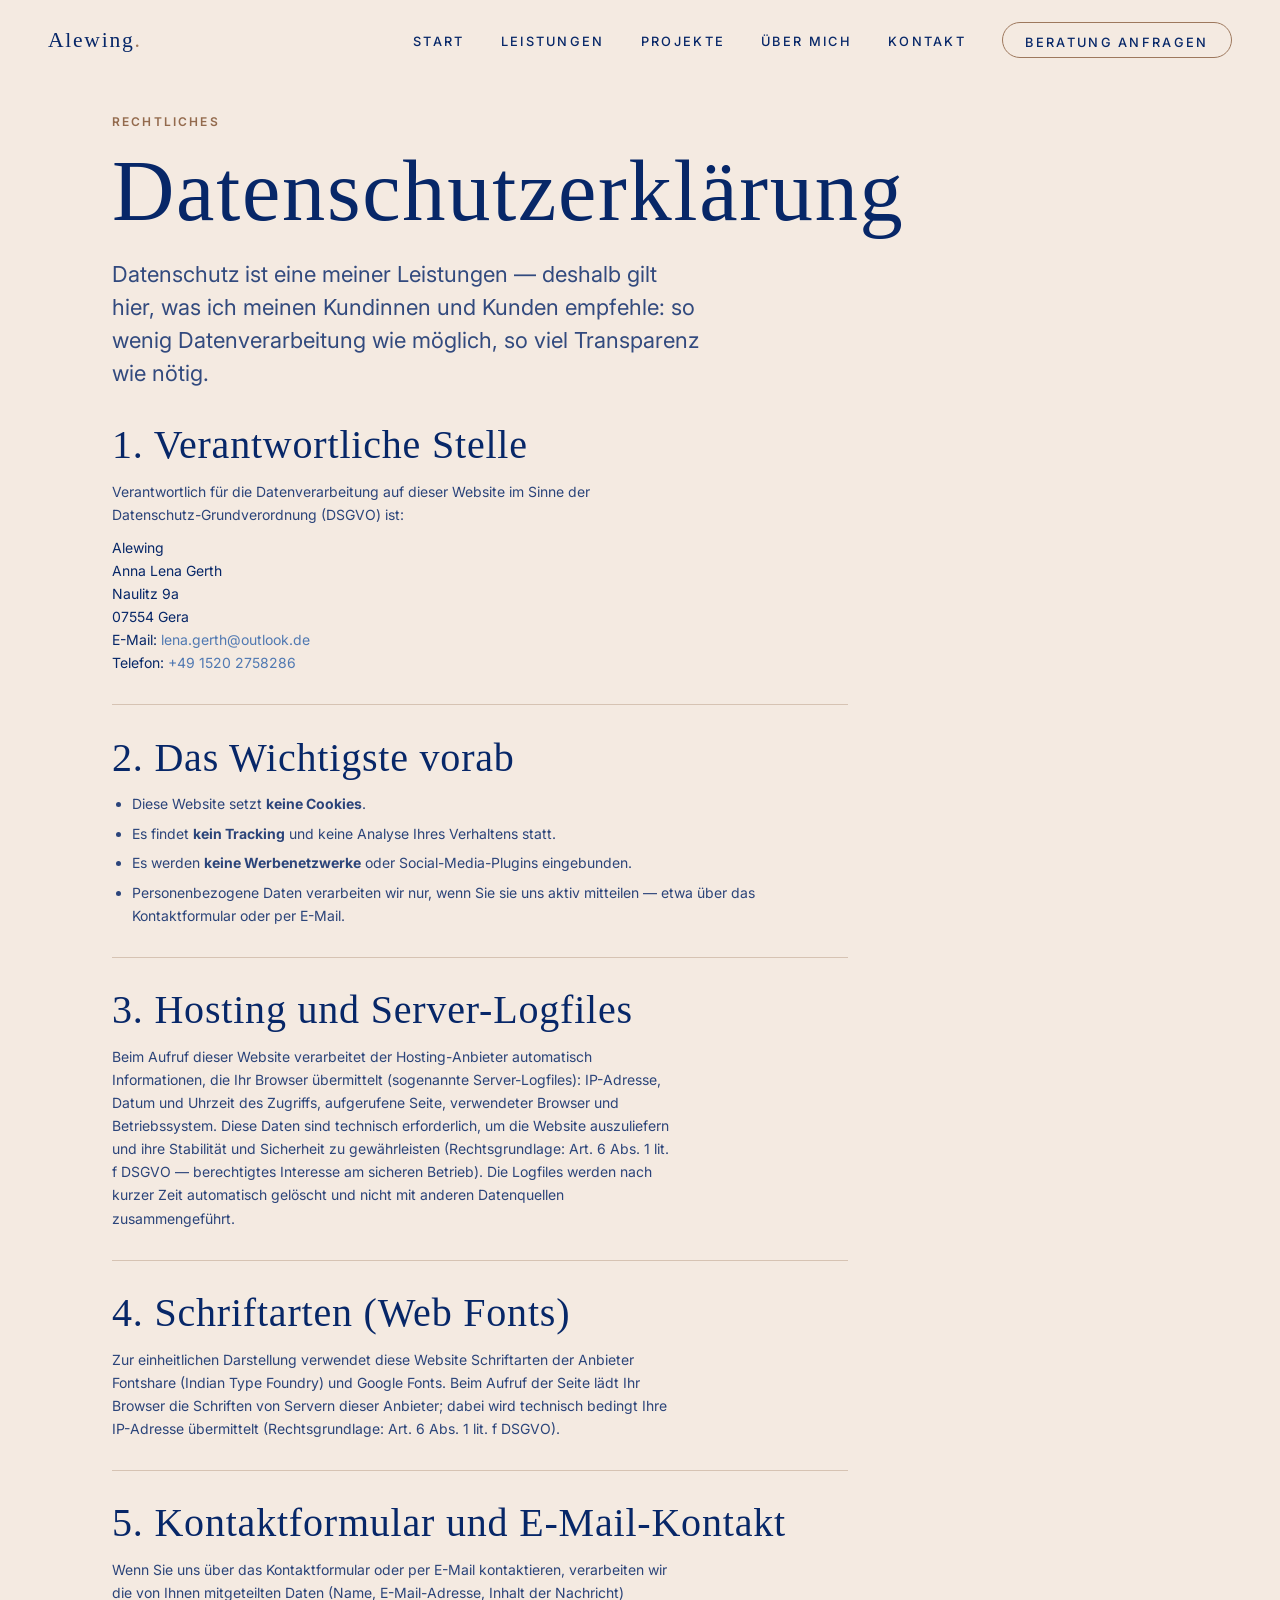
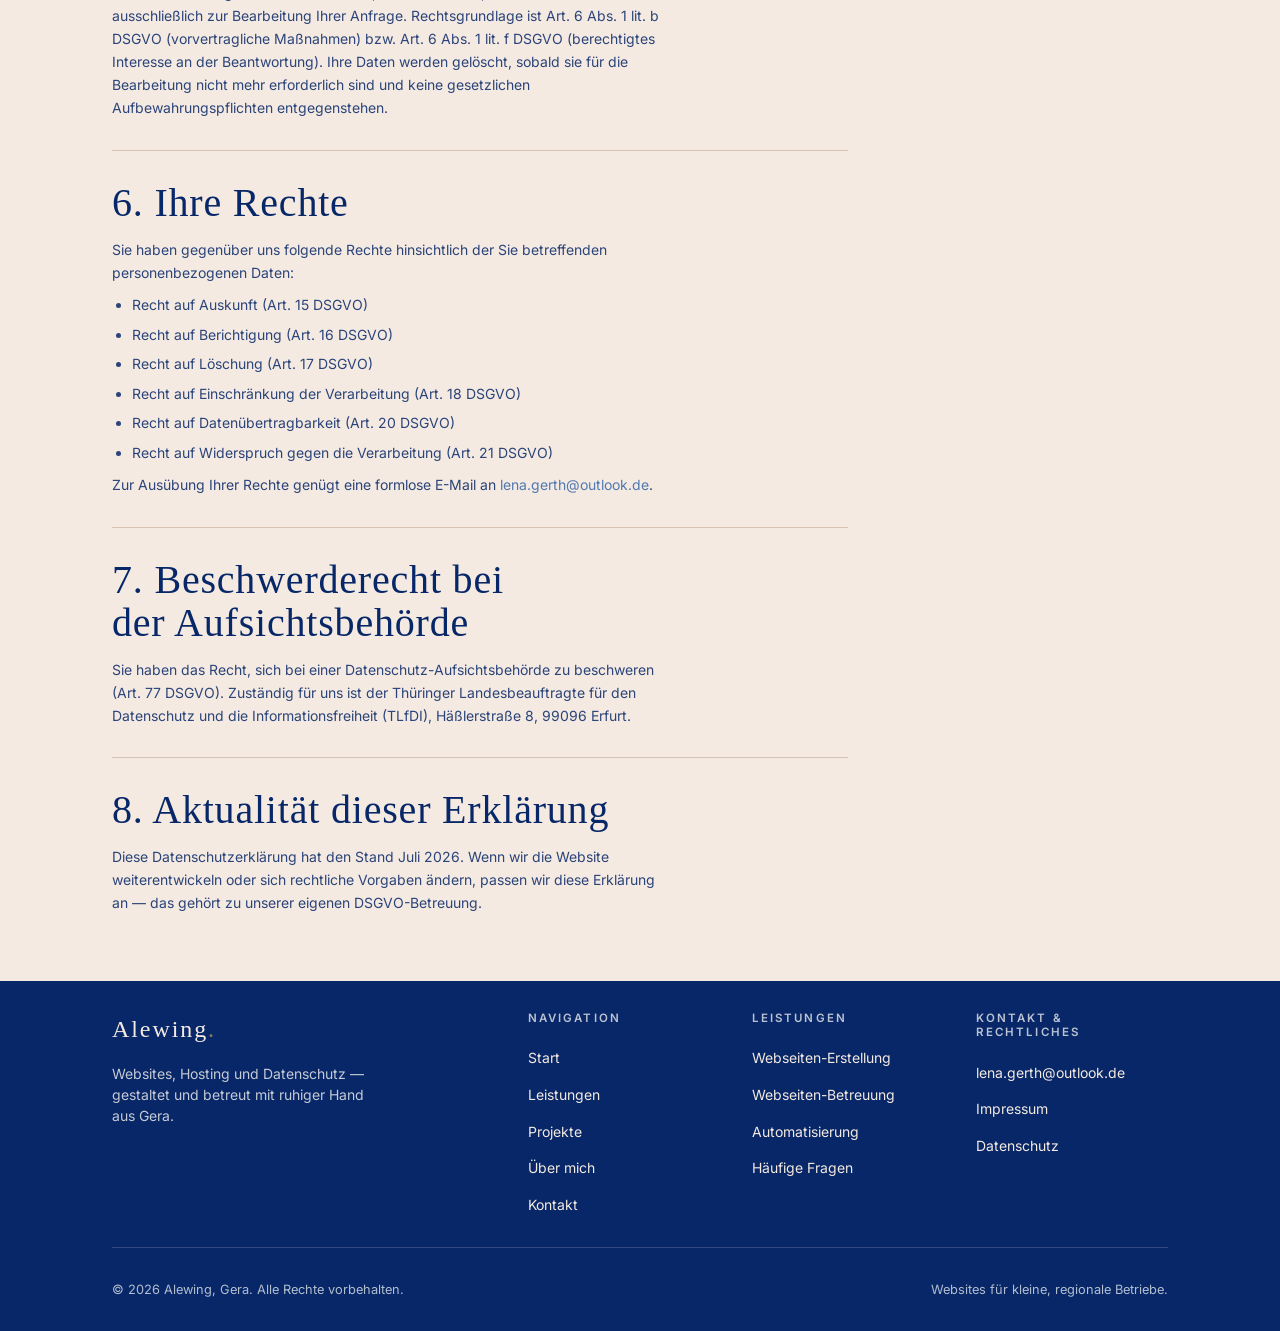
<file: datenschutz.html>
<!DOCTYPE html>
<html lang="de" class="no-js">
<head>
  <meta charset="UTF-8">
  <meta name="viewport" content="width=device-width, initial-scale=1.0">
  <title>Datenschutzerklärung — Alewing</title>
  <meta name="description" content="Datenschutzerklärung von Alewing: Welche Daten diese Website verarbeitet — und welche bewusst nicht.">
  <meta name="robots" content="noindex, follow">

  <!-- SEO / GEO: Canonical, Open Graph & Twitter Card -->
  <link rel="canonical" href="https://www.studio-gerth.de/datenschutz.html">
  <meta property="og:type" content="website">
  <meta property="og:site_name" content="Alewing">
  <meta property="og:locale" content="de_DE">
  <meta property="og:title" content="Datenschutzerklärung — Alewing">
  <meta property="og:description" content="Datenschutzerklärung von Alewing: Welche Daten diese Website verarbeitet — und welche bewusst nicht.">
  <meta property="og:url" content="https://www.studio-gerth.de/datenschutz.html">
  <meta property="og:image" content="https://www.studio-gerth.de/assets/og-image.jpg">
  <meta property="og:image:width" content="1200">
  <meta property="og:image:height" content="630">
  <meta name="twitter:card" content="summary_large_image">
  <meta name="twitter:title" content="Datenschutzerklärung — Alewing">
  <meta name="twitter:description" content="Datenschutzerklärung von Alewing: Welche Daten diese Website verarbeitet — und welche bewusst nicht.">
  <meta name="twitter:image" content="https://www.studio-gerth.de/assets/og-image.jpg">
  <meta name="theme-color" content="#072768">

  <script type="application/ld+json">
{
  "@context": "https://schema.org",
  "@graph": [
    {
      "@type": "WebPage",
      "@id": "https://www.studio-gerth.de/datenschutz.html",
      "url": "https://www.studio-gerth.de/datenschutz.html",
      "name": "Datenschutzerklärung — Alewing",
      "about": {
        "@id": "https://www.studio-gerth.de/#organization"
      }
    }
  ]
}
  </script>

  <link rel="preconnect" href="https://api.fontshare.com" crossorigin>
  <link href="https://api.fontshare.com/v2/css?f[]=melodrama@400,500,600&amp;f[]=britney@400,700&amp;display=swap" rel="stylesheet">
  <link rel="preconnect" href="https://fonts.googleapis.com">
  <link rel="preconnect" href="https://fonts.gstatic.com" crossorigin>
  <link href="https://fonts.googleapis.com/css2?family=Inter:wght@400;500;600&amp;display=swap" rel="stylesheet">

  <!-- Favicon: Monogramm "A." als Inline-SVG (keine Bilddatei nötig) -->
  <link rel="icon" href="data:image/svg+xml,%3Csvg xmlns='http://www.w3.org/2000/svg' viewBox='0 0 64 64'%3E%3Crect width='64' height='64' fill='%23072768'/%3E%3Ctext x='32' y='44' font-family='Georgia,serif' font-size='36' fill='%23F4EAE1' text-anchor='middle'%3EA.%3C/text%3E%3C/svg%3E">

  <link rel="stylesheet" href="css/style.css">
</head>
<body>
  <a class="skip-link" href="#main">Zum Inhalt springen</a>
  <div class="scroll-progress" aria-hidden="true"></div>

  <header class="site-header">
    <div class="container container--wide header-inner">
      <a class="brand" href="index.html">Alewing<span class="brand-dot">.</span></a>

      <nav class="site-nav" aria-label="Hauptnavigation">
        <ul class="nav-list">
          <li><a href="index.html">Start</a></li>
          <li><a href="leistungen.html">Leistungen</a></li>
          <li><a href="projekte.html">Projekte</a></li>
          <li><a href="ueber-mich.html">Über mich</a></li>
          <li><a href="kontakt.html">Kontakt</a></li>
          <li><a class="nav-cta" href="kontakt.html">Beratung anfragen</a></li>
        </ul>
      </nav>

      <button class="nav-toggle" aria-expanded="false" aria-label="Menü öffnen" aria-controls="nav-overlay">
        <span class="bar"></span><span class="bar"></span><span class="bar"></span>
      </button>
    </div>
  </header>

  <nav class="nav-overlay" id="nav-overlay" aria-label="Mobile Navigation">
    <ul>
      <li><a href="index.html">Start</a></li>
      <li><a href="leistungen.html">Leistungen</a></li>
          <li><a href="projekte.html">Projekte</a></li>
      <li><a href="ueber-mich.html">Über mich</a></li>
      <li><a href="kontakt.html">Kontakt</a></li>
    </ul>
    <p class="overlay-meta">
      Alewing · Gera<br>
      <a href="mailto:lena.gerth@outlook.de">lena.gerth@outlook.de</a>
    </p>
  </nav>

  <main id="main">
    <section class="page-hero" aria-labelledby="page-heading">
      <div class="container">
        <span class="eyebrow">Rechtliches</span>
        <h1 id="page-heading">Datenschutzerklärung</h1>
        <p class="lead">
          Datenschutz ist eine meiner Leistungen — deshalb gilt hier, was ich
          meinen Kundinnen und Kunden empfehle: so wenig Datenverarbeitung
          wie möglich, so viel Transparenz wie nötig.
        </p>
      </div>
    </section>

    <section class="section section--flush section--flush-bottom">
      <div class="container">
        <div class="legal-content">

          <h2>1. Verantwortliche Stelle</h2>
          <p>
            Verantwortlich für die Datenverarbeitung auf dieser Website im Sinne
            der Datenschutz-Grundverordnung (DSGVO) ist:
          </p>
          <address>
            Alewing<br>
            Anna Lena Gerth<br>
            Naulitz 9a<br>
            07554 Gera<br>
            E-Mail: <a href="mailto:lena.gerth@outlook.de">lena.gerth@outlook.de</a><br>
            Telefon: <a href="tel:+4915202758286">+49 1520 2758286</a>
          </address>

          <h2>2. Das Wichtigste vorab</h2>
          <ul>
            <li>Diese Website setzt <strong>keine Cookies</strong>.</li>
            <li>Es findet <strong>kein Tracking</strong> und keine Analyse Ihres Verhaltens statt.</li>
            <li>Es werden <strong>keine Werbenetzwerke</strong> oder Social-Media-Plugins eingebunden.</li>
            <li>Personenbezogene Daten verarbeiten wir nur, wenn Sie sie uns aktiv mitteilen — etwa über das Kontaktformular oder per E-Mail.</li>
          </ul>

          <h2>3. Hosting und Server-Logfiles</h2>
          <p>
            Beim Aufruf dieser Website verarbeitet der Hosting-Anbieter
            automatisch Informationen, die Ihr Browser übermittelt
            (sogenannte Server-Logfiles): IP-Adresse, Datum und Uhrzeit des
            Zugriffs, aufgerufene Seite, verwendeter Browser und
            Betriebssystem. Diese Daten sind technisch erforderlich, um die
            Website auszuliefern und ihre Stabilität und Sicherheit zu
            gewährleisten (Rechtsgrundlage: Art. 6 Abs. 1 lit. f DSGVO —
            berechtigtes Interesse am sicheren Betrieb). Die Logfiles werden
            nach kurzer Zeit automatisch gelöscht und nicht mit anderen
            Datenquellen zusammengeführt.
            <!-- HINWEIS: Vor Veröffentlichung Hosting-Anbieter benennen
                 (Name, Anschrift, Speicherdauer der Logs) und ggf. den
                 Abschluss eines Auftragsverarbeitungsvertrags (Art. 28 DSGVO)
                 erwähnen. -->
          </p>

          <h2>4. Schriftarten (Web Fonts)</h2>
          <p>
            Zur einheitlichen Darstellung verwendet diese Website Schriftarten
            der Anbieter Fontshare (Indian Type Foundry) und Google Fonts. Beim
            Aufruf der Seite lädt Ihr Browser die Schriften von Servern dieser
            Anbieter; dabei wird technisch bedingt Ihre IP-Adresse übermittelt
            (Rechtsgrundlage: Art. 6 Abs. 1 lit. f DSGVO).
            <!-- EMPFEHLUNG für den Echtbetrieb: Die Fonts lokal einbinden
                 (Dateien nach /assets/fonts/ legen und per @font-face laden).
                 Dann entfällt dieser Abschnitt vollständig — die sauberste
                 Lösung und unsere Empfehlung als Datenschutz-Dienstleister.
                 Die CDN-Einbindung ist hier nur für die Entwicklungsphase
                 gewählt. -->
          </p>

          <h2>5. Kontaktformular und E-Mail-Kontakt</h2>
          <p>
            Wenn Sie uns über das Kontaktformular oder per E-Mail kontaktieren,
            verarbeiten wir die von Ihnen mitgeteilten Daten (Name,
            E-Mail-Adresse, Inhalt der Nachricht) ausschließlich zur
            Bearbeitung Ihrer Anfrage. Rechtsgrundlage ist Art. 6 Abs. 1
            lit. b DSGVO (vorvertragliche Maßnahmen) bzw. Art. 6 Abs. 1
            lit. f DSGVO (berechtigtes Interesse an der Beantwortung).
            Ihre Daten werden gelöscht, sobald sie für die Bearbeitung nicht
            mehr erforderlich sind und keine gesetzlichen
            Aufbewahrungspflichten entgegenstehen.
            <!-- HINWEIS: Wird das Formular an einen Dienst wie Formspree
                 angebunden, muss dieser hier als Empfänger/Auftragsverarbeiter
                 genannt werden (Anbieter, Sitz, ggf. Drittlandtransfer). -->
          </p>

          <h2>6. Ihre Rechte</h2>
          <p>Sie haben gegenüber uns folgende Rechte hinsichtlich der Sie betreffenden personenbezogenen Daten:</p>
          <ul>
            <li>Recht auf Auskunft (Art. 15 DSGVO)</li>
            <li>Recht auf Berichtigung (Art. 16 DSGVO)</li>
            <li>Recht auf Löschung (Art. 17 DSGVO)</li>
            <li>Recht auf Einschränkung der Verarbeitung (Art. 18 DSGVO)</li>
            <li>Recht auf Datenübertragbarkeit (Art. 20 DSGVO)</li>
            <li>Recht auf Widerspruch gegen die Verarbeitung (Art. 21 DSGVO)</li>
          </ul>
          <p>
            Zur Ausübung Ihrer Rechte genügt eine formlose E-Mail an
            <a href="mailto:lena.gerth@outlook.de">lena.gerth@outlook.de</a>.
          </p>

          <h2>7. Beschwerderecht bei der Aufsichtsbehörde</h2>
          <p>
            Sie haben das Recht, sich bei einer Datenschutz-Aufsichtsbehörde zu
            beschweren (Art. 77 DSGVO). Zuständig für uns ist der Thüringer
            Landesbeauftragte für den Datenschutz und die Informationsfreiheit
            (TLfDI), Häßlerstraße 8, 99096 Erfurt.
          </p>

          <h2>8. Aktualität dieser Erklärung</h2>
          <p>
            Diese Datenschutzerklärung hat den Stand Juli 2026. Wenn wir die
            Website weiterentwickeln oder sich rechtliche Vorgaben ändern,
            passen wir diese Erklärung an — das gehört zu unserer eigenen
            DSGVO-Betreuung.
          </p>

        </div>
      </div>
    </section>
  </main>

  <footer class="site-footer">
    <div class="container">
      <div class="footer-grid">
        <div class="footer-brand">
          <a class="brand" href="index.html">Alewing<span class="brand-dot">.</span></a>
          <p>Websites, Hosting und Datenschutz — gestaltet und betreut mit ruhiger Hand aus Gera.</p>
        </div>
        <nav class="footer-col" aria-label="Footer-Navigation">
          <h3>Navigation</h3>
          <ul>
            <li><a href="index.html">Start</a></li>
            <li><a href="leistungen.html">Leistungen</a></li>
            <li><a href="projekte.html">Projekte</a></li>
            <li><a href="ueber-mich.html">Über mich</a></li>
            <li><a href="kontakt.html">Kontakt</a></li>
          </ul>
        </nav>
        <div class="footer-col">
          <h3>Leistungen</h3>
          <ul>
            <li><a href="leistungen.html#erstellung">Webseiten-Erstellung</a></li>
            <li><a href="leistungen.html#betreuung">Webseiten-Betreuung</a></li>
            <li><a href="leistungen.html#automatisierung">Automatisierung</a></li>
            <li><a href="leistungen.html#faq">Häufige Fragen</a></li>
          </ul>
        </div>
        <div class="footer-col">
          <h3>Kontakt &amp; Rechtliches</h3>
          <ul>
            <li><a href="mailto:lena.gerth@outlook.de">lena.gerth@outlook.de</a></li>
            <li><a href="impressum.html">Impressum</a></li>
            <li><a href="datenschutz.html">Datenschutz</a></li>
          </ul>
        </div>
      </div>
      <div class="footer-bottom">
        <p>© <span data-year>2026</span> Alewing, Gera. Alle Rechte vorbehalten.</p>
        <p>Websites für kleine, regionale Betriebe.</p>
      </div>
    </div>
  </footer>

  <script src="js/main.js"></script>
</body>
</html>
</file>
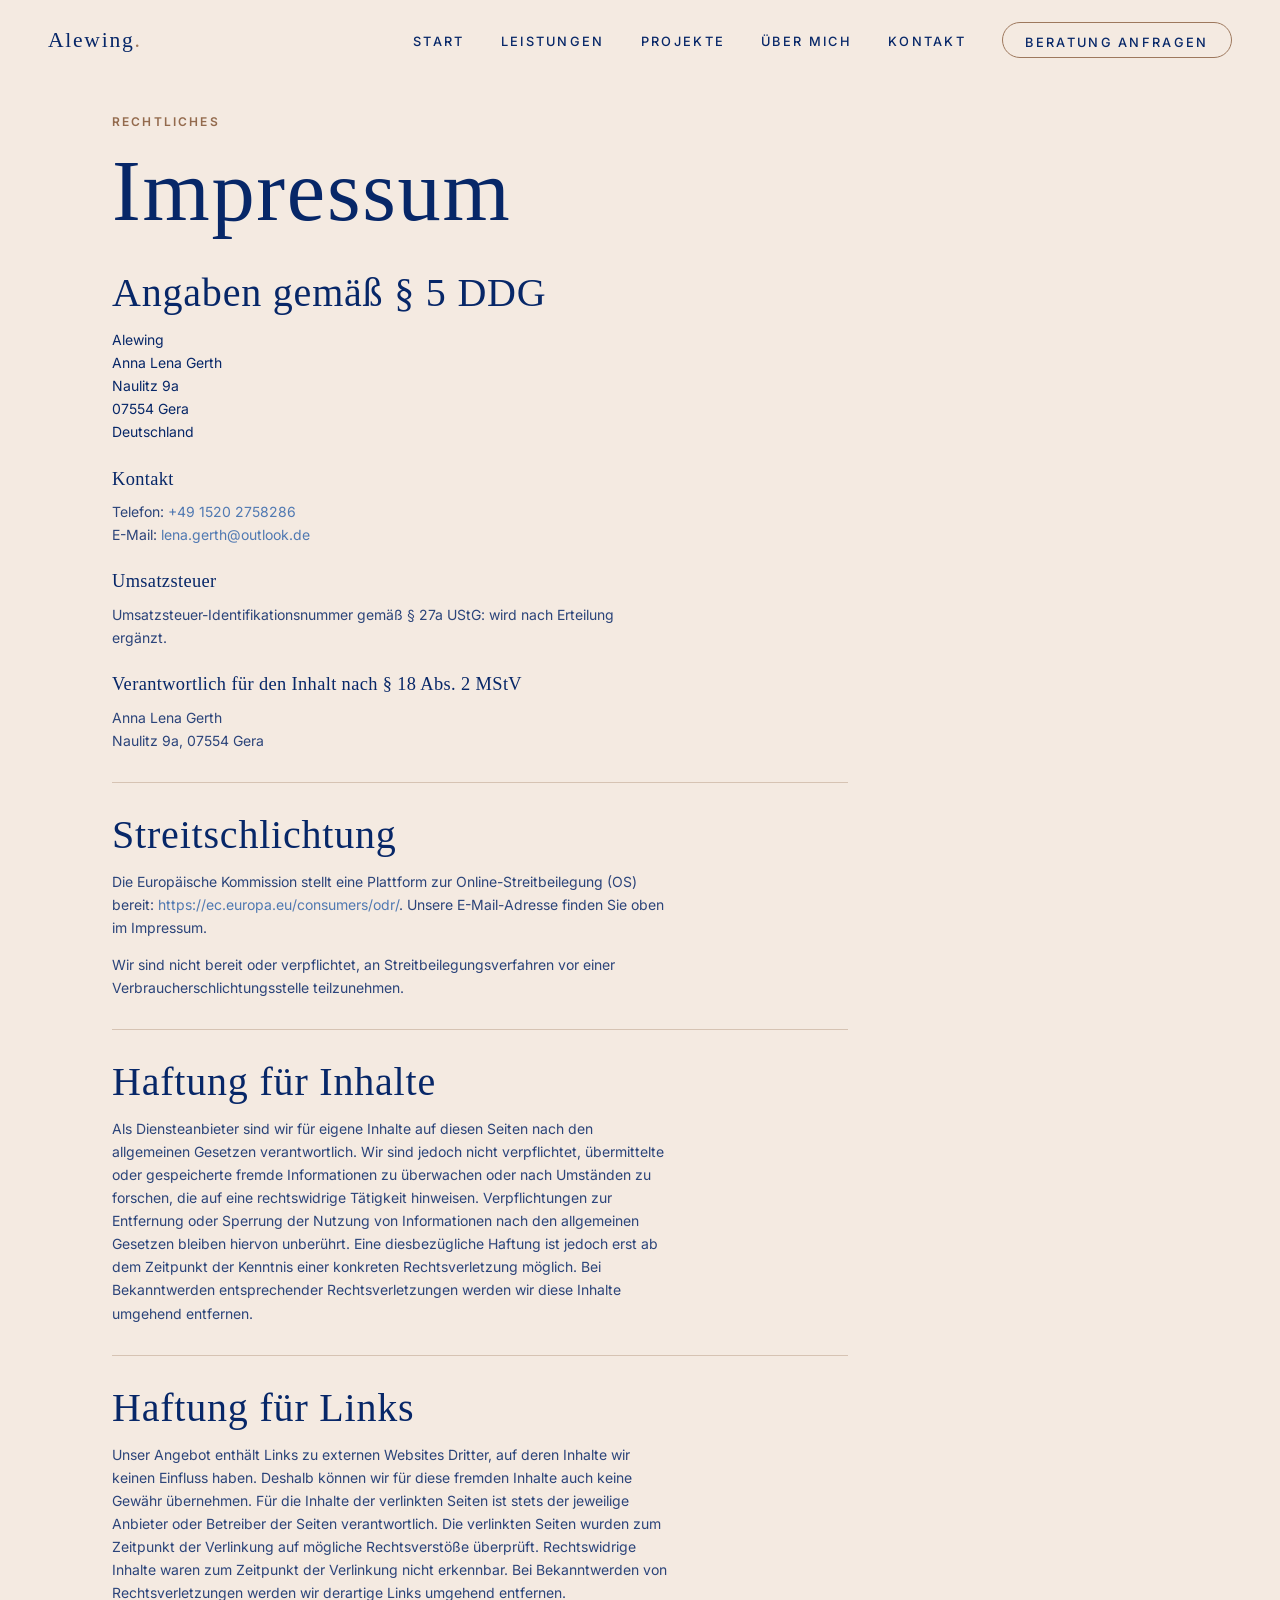
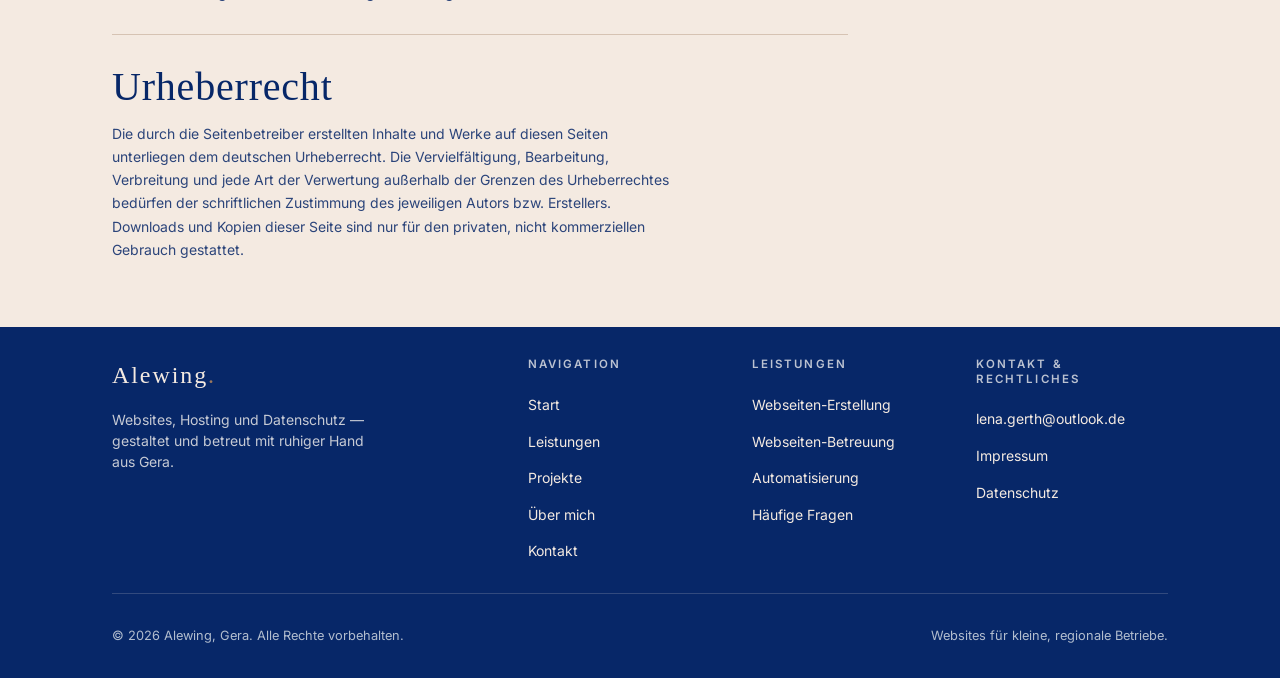
<file: impressum.html>
<!DOCTYPE html>
<html lang="de" class="no-js">
<head>
  <meta charset="UTF-8">
  <meta name="viewport" content="width=device-width, initial-scale=1.0">
  <title>Impressum — Alewing</title>
  <meta name="description" content="Impressum von Alewing, Anna Lena Gerth, Gera — Anbieterkennzeichnung nach § 5 DDG.">
  <meta name="robots" content="noindex, follow">

  <!-- SEO / GEO: Canonical, Open Graph & Twitter Card -->
  <link rel="canonical" href="https://www.studio-gerth.de/impressum.html">
  <meta property="og:type" content="website">
  <meta property="og:site_name" content="Alewing">
  <meta property="og:locale" content="de_DE">
  <meta property="og:title" content="Impressum — Alewing">
  <meta property="og:description" content="Impressum von Alewing, Anna Lena Gerth, Gera — Anbieterkennzeichnung nach § 5 DDG.">
  <meta property="og:url" content="https://www.studio-gerth.de/impressum.html">
  <meta property="og:image" content="https://www.studio-gerth.de/assets/og-image.jpg">
  <meta property="og:image:width" content="1200">
  <meta property="og:image:height" content="630">
  <meta name="twitter:card" content="summary_large_image">
  <meta name="twitter:title" content="Impressum — Alewing">
  <meta name="twitter:description" content="Impressum von Alewing, Anna Lena Gerth, Gera — Anbieterkennzeichnung nach § 5 DDG.">
  <meta name="twitter:image" content="https://www.studio-gerth.de/assets/og-image.jpg">
  <meta name="theme-color" content="#072768">

  <script type="application/ld+json">
{
  "@context": "https://schema.org",
  "@graph": [
    {
      "@type": "WebPage",
      "@id": "https://www.studio-gerth.de/impressum.html",
      "url": "https://www.studio-gerth.de/impressum.html",
      "name": "Impressum — Alewing",
      "about": {
        "@id": "https://www.studio-gerth.de/#organization"
      }
    }
  ]
}
  </script>

  <link rel="preconnect" href="https://api.fontshare.com" crossorigin>
  <link href="https://api.fontshare.com/v2/css?f[]=melodrama@400,500,600&amp;f[]=britney@400,700&amp;display=swap" rel="stylesheet">
  <link rel="preconnect" href="https://fonts.googleapis.com">
  <link rel="preconnect" href="https://fonts.gstatic.com" crossorigin>
  <link href="https://fonts.googleapis.com/css2?family=Inter:wght@400;500;600&amp;display=swap" rel="stylesheet">

  <!-- Favicon: Monogramm "A." als Inline-SVG (keine Bilddatei nötig) -->
  <link rel="icon" href="data:image/svg+xml,%3Csvg xmlns='http://www.w3.org/2000/svg' viewBox='0 0 64 64'%3E%3Crect width='64' height='64' fill='%23072768'/%3E%3Ctext x='32' y='44' font-family='Georgia,serif' font-size='36' fill='%23F4EAE1' text-anchor='middle'%3EA.%3C/text%3E%3C/svg%3E">

  <link rel="stylesheet" href="css/style.css">
</head>
<body>
  <a class="skip-link" href="#main">Zum Inhalt springen</a>
  <div class="scroll-progress" aria-hidden="true"></div>

  <header class="site-header">
    <div class="container container--wide header-inner">
      <a class="brand" href="index.html">Alewing<span class="brand-dot">.</span></a>

      <nav class="site-nav" aria-label="Hauptnavigation">
        <ul class="nav-list">
          <li><a href="index.html">Start</a></li>
          <li><a href="leistungen.html">Leistungen</a></li>
          <li><a href="projekte.html">Projekte</a></li>
          <li><a href="ueber-mich.html">Über mich</a></li>
          <li><a href="kontakt.html">Kontakt</a></li>
          <li><a class="nav-cta" href="kontakt.html">Beratung anfragen</a></li>
        </ul>
      </nav>

      <button class="nav-toggle" aria-expanded="false" aria-label="Menü öffnen" aria-controls="nav-overlay">
        <span class="bar"></span><span class="bar"></span><span class="bar"></span>
      </button>
    </div>
  </header>

  <nav class="nav-overlay" id="nav-overlay" aria-label="Mobile Navigation">
    <ul>
      <li><a href="index.html">Start</a></li>
      <li><a href="leistungen.html">Leistungen</a></li>
          <li><a href="projekte.html">Projekte</a></li>
      <li><a href="ueber-mich.html">Über mich</a></li>
      <li><a href="kontakt.html">Kontakt</a></li>
    </ul>
    <p class="overlay-meta">
      Alewing · Gera<br>
      <a href="mailto:lena.gerth@outlook.de">lena.gerth@outlook.de</a>
    </p>
  </nav>

  <main id="main">
    <section class="page-hero" aria-labelledby="page-heading">
      <div class="container">
        <span class="eyebrow">Rechtliches</span>
        <h1 id="page-heading">Impressum</h1>
      </div>
    </section>

    <section class="section section--flush section--flush-bottom">
      <div class="container">
        <div class="legal-content">

          <h2>Angaben gemäß § 5 DDG</h2>
          <address>
            Alewing<br>
            Anna Lena Gerth<br>
            Naulitz 9a<br>
            07554 Gera<br>
            Deutschland
          </address>

          <h3>Kontakt</h3>
          <p>
            Telefon: <a href="tel:+4915202758286">+49 1520 2758286</a><br>
            E-Mail: <a href="mailto:lena.gerth@outlook.de">lena.gerth@outlook.de</a>
          </p>

          <h3>Umsatzsteuer</h3>
          <p>
            Umsatzsteuer-Identifikationsnummer gemäß § 27a UStG:
            wird nach Erteilung ergänzt.
            <!-- HINWEIS: Vor Veröffentlichung prüfen — falls Kleinunternehmerregelung
                 (§ 19 UStG) gilt, kann dieser Abschnitt entsprechend angepasst werden. -->
          </p>

          <h3>Verantwortlich für den Inhalt nach § 18 Abs. 2 MStV</h3>
          <p>
            Anna Lena Gerth<br>
            Naulitz 9a, 07554 Gera
          </p>

          <h2>Streitschlichtung</h2>
          <p>
            Die Europäische Kommission stellt eine Plattform zur
            Online-Streitbeilegung (OS) bereit:
            <a href="https://ec.europa.eu/consumers/odr/" rel="noopener" target="_blank">https://ec.europa.eu/consumers/odr/</a>.
            Unsere E-Mail-Adresse finden Sie oben im Impressum.
          </p>
          <p>
            Wir sind nicht bereit oder verpflichtet, an Streitbeilegungsverfahren
            vor einer Verbraucherschlichtungsstelle teilzunehmen.
          </p>

          <h2>Haftung für Inhalte</h2>
          <p>
            Als Diensteanbieter sind wir für eigene Inhalte auf diesen Seiten
            nach den allgemeinen Gesetzen verantwortlich. Wir sind jedoch nicht
            verpflichtet, übermittelte oder gespeicherte fremde Informationen zu
            überwachen oder nach Umständen zu forschen, die auf eine
            rechtswidrige Tätigkeit hinweisen. Verpflichtungen zur Entfernung
            oder Sperrung der Nutzung von Informationen nach den allgemeinen
            Gesetzen bleiben hiervon unberührt. Eine diesbezügliche Haftung ist
            jedoch erst ab dem Zeitpunkt der Kenntnis einer konkreten
            Rechtsverletzung möglich. Bei Bekanntwerden entsprechender
            Rechtsverletzungen werden wir diese Inhalte umgehend entfernen.
          </p>

          <h2>Haftung für Links</h2>
          <p>
            Unser Angebot enthält Links zu externen Websites Dritter, auf deren
            Inhalte wir keinen Einfluss haben. Deshalb können wir für diese
            fremden Inhalte auch keine Gewähr übernehmen. Für die Inhalte der
            verlinkten Seiten ist stets der jeweilige Anbieter oder Betreiber
            der Seiten verantwortlich. Die verlinkten Seiten wurden zum
            Zeitpunkt der Verlinkung auf mögliche Rechtsverstöße überprüft.
            Rechtswidrige Inhalte waren zum Zeitpunkt der Verlinkung nicht
            erkennbar. Bei Bekanntwerden von Rechtsverletzungen werden wir
            derartige Links umgehend entfernen.
          </p>

          <h2>Urheberrecht</h2>
          <p>
            Die durch die Seitenbetreiber erstellten Inhalte und Werke auf
            diesen Seiten unterliegen dem deutschen Urheberrecht. Die
            Vervielfältigung, Bearbeitung, Verbreitung und jede Art der
            Verwertung außerhalb der Grenzen des Urheberrechtes bedürfen der
            schriftlichen Zustimmung des jeweiligen Autors bzw. Erstellers.
            Downloads und Kopien dieser Seite sind nur für den privaten, nicht
            kommerziellen Gebrauch gestattet.
          </p>

        </div>
      </div>
    </section>
  </main>

  <footer class="site-footer">
    <div class="container">
      <div class="footer-grid">
        <div class="footer-brand">
          <a class="brand" href="index.html">Alewing<span class="brand-dot">.</span></a>
          <p>Websites, Hosting und Datenschutz — gestaltet und betreut mit ruhiger Hand aus Gera.</p>
        </div>
        <nav class="footer-col" aria-label="Footer-Navigation">
          <h3>Navigation</h3>
          <ul>
            <li><a href="index.html">Start</a></li>
            <li><a href="leistungen.html">Leistungen</a></li>
            <li><a href="projekte.html">Projekte</a></li>
            <li><a href="ueber-mich.html">Über mich</a></li>
            <li><a href="kontakt.html">Kontakt</a></li>
          </ul>
        </nav>
        <div class="footer-col">
          <h3>Leistungen</h3>
          <ul>
            <li><a href="leistungen.html#erstellung">Webseiten-Erstellung</a></li>
            <li><a href="leistungen.html#betreuung">Webseiten-Betreuung</a></li>
            <li><a href="leistungen.html#automatisierung">Automatisierung</a></li>
            <li><a href="leistungen.html#faq">Häufige Fragen</a></li>
          </ul>
        </div>
        <div class="footer-col">
          <h3>Kontakt &amp; Rechtliches</h3>
          <ul>
            <li><a href="mailto:lena.gerth@outlook.de">lena.gerth@outlook.de</a></li>
            <li><a href="impressum.html">Impressum</a></li>
            <li><a href="datenschutz.html">Datenschutz</a></li>
          </ul>
        </div>
      </div>
      <div class="footer-bottom">
        <p>© <span data-year>2026</span> Alewing, Gera. Alle Rechte vorbehalten.</p>
        <p>Websites für kleine, regionale Betriebe.</p>
      </div>
    </div>
  </footer>

  <script src="js/main.js"></script>
</body>
</html>
</file>
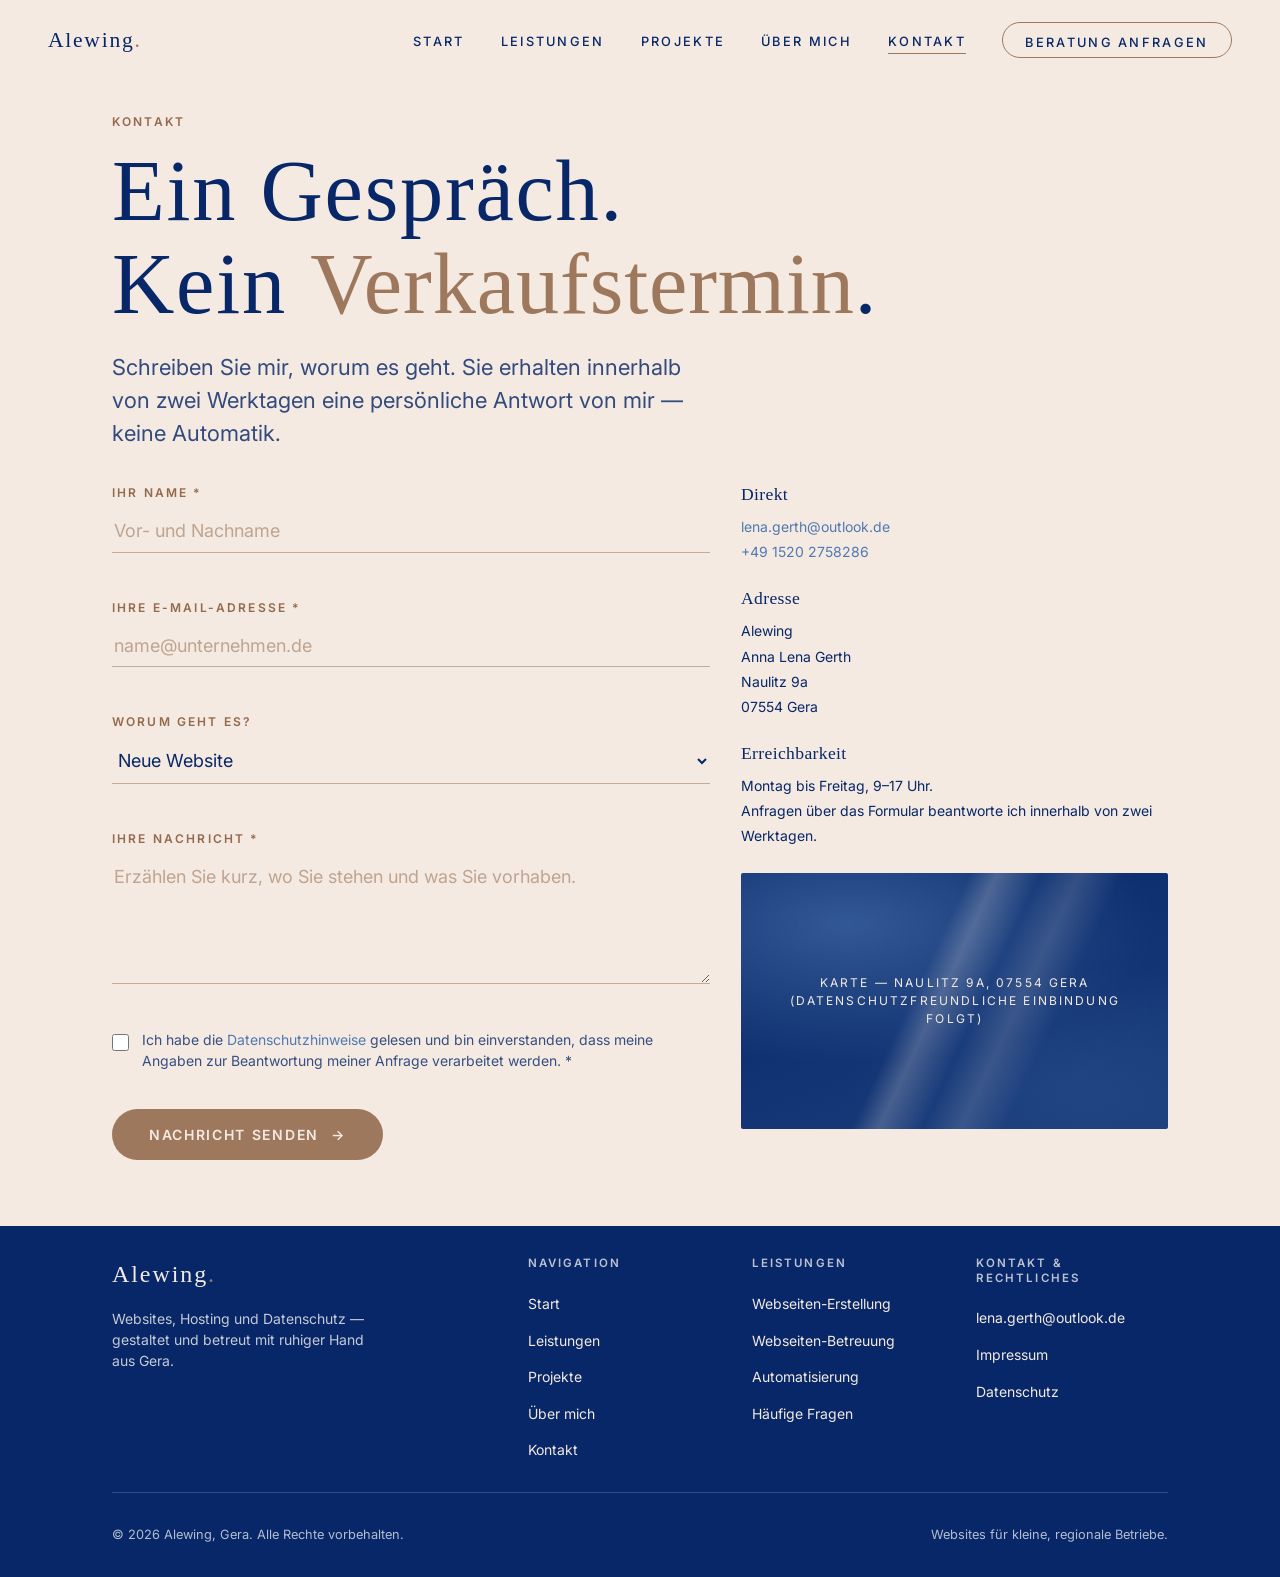
<file: kontakt.html>
<!DOCTYPE html>
<html lang="de" class="no-js">
<head>
  <meta charset="UTF-8">
  <meta name="viewport" content="width=device-width, initial-scale=1.0">
  <title>Kontakt — Alewing</title>
  <meta name="description" content="Nehmen Sie Kontakt zu Alewing auf: Beratung zu Website, Hosting, Datenschutz und Wartung. Ein Gespräch, kein Verkaufstermin.">

  <!-- SEO / GEO: Canonical, Open Graph & Twitter Card -->
  <link rel="canonical" href="https://www.studio-gerth.de/kontakt.html">
  <meta property="og:type" content="website">
  <meta property="og:site_name" content="Alewing">
  <meta property="og:locale" content="de_DE">
  <meta property="og:title" content="Kontakt — Alewing">
  <meta property="og:description" content="Nehmen Sie Kontakt zu Alewing auf: Beratung zu Website, Hosting, Datenschutz und Wartung. Ein Gespräch, kein Verkaufstermin.">
  <meta property="og:url" content="https://www.studio-gerth.de/kontakt.html">
  <meta property="og:image" content="https://www.studio-gerth.de/assets/og-image.jpg">
  <meta property="og:image:width" content="1200">
  <meta property="og:image:height" content="630">
  <meta name="twitter:card" content="summary_large_image">
  <meta name="twitter:title" content="Kontakt — Alewing">
  <meta name="twitter:description" content="Nehmen Sie Kontakt zu Alewing auf: Beratung zu Website, Hosting, Datenschutz und Wartung. Ein Gespräch, kein Verkaufstermin.">
  <meta name="twitter:image" content="https://www.studio-gerth.de/assets/og-image.jpg">
  <meta name="theme-color" content="#072768">

  <script type="application/ld+json">
{
  "@context": "https://schema.org",
  "@graph": [
    {
      "@type": "ProfessionalService",
      "@id": "https://www.studio-gerth.de/#organization",
      "name": "Alewing",
      "url": "https://www.studio-gerth.de/",
      "image": "https://www.studio-gerth.de/assets/og-image.jpg",
      "description": "Alewing baut Websites für kleine, regionale Betriebe — persönlich betreut, mit Hosting und DSGVO-Datenschutz aus einer Hand.",
      "founder": {
        "@type": "Person",
        "name": "Anna Lena Gerth"
      },
      "address": {
        "@type": "PostalAddress",
        "streetAddress": "Naulitz 9a",
        "postalCode": "07554",
        "addressLocality": "Gera",
        "addressRegion": "Thüringen",
        "addressCountry": "DE"
      },
      "email": "lena.gerth@outlook.de",
      "telephone": "+49-1520-2758286",
      "areaServed": {
        "@type": "Country",
        "name": "Deutschland"
      },
      "priceRange": "€€",
      "knowsLanguage": [
        "de",
        "en"
      ]
    },
    {
      "@type": "ContactPage",
      "@id": "https://www.studio-gerth.de/kontakt.html",
      "url": "https://www.studio-gerth.de/kontakt.html",
      "name": "Kontakt — Alewing",
      "about": {
        "@id": "https://www.studio-gerth.de/#organization"
      }
    },
    {
      "@type": "BreadcrumbList",
      "itemListElement": [
        {
          "@type": "ListItem",
          "position": 1,
          "name": "Start",
          "item": "https://www.studio-gerth.de/"
        },
        {
          "@type": "ListItem",
          "position": 2,
          "name": "Kontakt",
          "item": "https://www.studio-gerth.de/kontakt.html"
        }
      ]
    }
  ]
}
  </script>

  <link rel="preconnect" href="https://api.fontshare.com" crossorigin>
  <link href="https://api.fontshare.com/v2/css?f[]=melodrama@400,500,600&amp;f[]=britney@400,700&amp;display=swap" rel="stylesheet">
  <link rel="preconnect" href="https://fonts.googleapis.com">
  <link rel="preconnect" href="https://fonts.gstatic.com" crossorigin>
  <link href="https://fonts.googleapis.com/css2?family=Inter:wght@400;500;600&amp;display=swap" rel="stylesheet">

  <!-- Favicon: Monogramm "A." als Inline-SVG (keine Bilddatei nötig) -->
  <link rel="icon" href="data:image/svg+xml,%3Csvg xmlns='http://www.w3.org/2000/svg' viewBox='0 0 64 64'%3E%3Crect width='64' height='64' fill='%23072768'/%3E%3Ctext x='32' y='44' font-family='Georgia,serif' font-size='36' fill='%23F4EAE1' text-anchor='middle'%3EA.%3C/text%3E%3C/svg%3E">

  <link rel="stylesheet" href="css/style.css">
</head>
<body>
  <a class="skip-link" href="#main">Zum Inhalt springen</a>
  <div class="scroll-progress" aria-hidden="true"></div>

  <header class="site-header">
    <div class="container container--wide header-inner">
      <a class="brand" href="index.html">Alewing<span class="brand-dot">.</span></a>

      <nav class="site-nav" aria-label="Hauptnavigation">
        <ul class="nav-list">
          <li><a href="index.html">Start</a></li>
          <li><a href="leistungen.html">Leistungen</a></li>
          <li><a href="projekte.html">Projekte</a></li>
          <li><a href="ueber-mich.html">Über mich</a></li>
          <li><a href="kontakt.html" aria-current="page">Kontakt</a></li>
          <li><a class="nav-cta" href="kontakt.html">Beratung anfragen</a></li>
        </ul>
      </nav>

      <button class="nav-toggle" aria-expanded="false" aria-label="Menü öffnen" aria-controls="nav-overlay">
        <span class="bar"></span><span class="bar"></span><span class="bar"></span>
      </button>
    </div>
  </header>

  <nav class="nav-overlay" id="nav-overlay" aria-label="Mobile Navigation">
    <ul>
      <li><a href="index.html">Start</a></li>
      <li><a href="leistungen.html">Leistungen</a></li>
          <li><a href="projekte.html">Projekte</a></li>
      <li><a href="ueber-mich.html">Über mich</a></li>
      <li><a href="kontakt.html" aria-current="page">Kontakt</a></li>
    </ul>
    <p class="overlay-meta">
      Alewing · Gera<br>
      <a href="mailto:lena.gerth@outlook.de">lena.gerth@outlook.de</a>
    </p>
  </nav>

  <main id="main">

    <!-- Seitenkopf -->
    <section class="page-hero" aria-labelledby="page-heading">
      <div class="container">
        <span class="eyebrow" data-reveal>Kontakt</span>
        <h1 id="page-heading" data-reveal style="--reveal-delay: 0.08s">
          Ein Gespräch.<br>Kein <span class="script">Verkaufstermin</span>.
        </h1>
        <p class="lead" data-reveal style="--reveal-delay: 0.16s">
          Schreiben Sie mir, worum es geht. Sie erhalten innerhalb von
          zwei Werktagen eine persönliche Antwort von mir — keine Automatik.
        </p>
      </div>
    </section>

    <!-- Formular & Kontaktdaten -->
    <section class="section section--flush section--flush-bottom" aria-label="Kontaktformular und Kontaktdaten">
      <div class="container">
        <div class="contact-grid">

          <!-- Formular: reine Frontend-Validierung (js/main.js).
               Für den Echtbetrieb einen Formular-Service anbinden, z. B. Formspree:
               action="https://formspree.io/f/DEINE_FORM_ID" method="POST"
               — Details im Kommentar in js/main.js, Abschnitt 6. -->
          <div data-reveal>
            <form class="contact-form" data-contact-form action="#" method="post" novalidate>
              <div class="form-field">
                <label for="field-name">Ihr Name *</label>
                <input type="text" id="field-name" name="name" autocomplete="name" required placeholder="Vor- und Nachname">
                <p class="field-error" aria-live="polite"></p>
              </div>

              <div class="form-field">
                <label for="field-email">Ihre E-Mail-Adresse *</label>
                <input type="email" id="field-email" name="email" autocomplete="email" required placeholder="name@unternehmen.de">
                <p class="field-error" aria-live="polite"></p>
              </div>

              <div class="form-field">
                <label for="field-topic">Worum geht es?</label>
                <select id="field-topic" name="topic">
                  <option value="neue-website">Neue Website</option>
                  <option value="hosting">Hosting</option>
                  <option value="datenschutz">Datenschutz / DSGVO</option>
                  <option value="wartung">Wartung &amp; Aktualisierung</option>
                  <option value="sonstiges">Etwas anderes</option>
                </select>
                <p class="field-error" aria-live="polite"></p>
              </div>

              <div class="form-field">
                <label for="field-message">Ihre Nachricht *</label>
                <textarea id="field-message" name="message" required placeholder="Erzählen Sie kurz, wo Sie stehen und was Sie vorhaben."></textarea>
                <p class="field-error" aria-live="polite"></p>
              </div>

              <div>
                <label class="form-consent">
                  <input type="checkbox" name="consent" required>
                  <span>
                    Ich habe die <a href="datenschutz.html">Datenschutzhinweise</a> gelesen und bin
                    einverstanden, dass meine Angaben zur Beantwortung meiner Anfrage
                    verarbeitet werden. *
                  </span>
                </label>
                <p class="field-error" aria-live="polite"></p>
              </div>

              <div>
                <button type="submit" class="btn btn--primary">Nachricht senden <span class="btn-arrow" aria-hidden="true">→</span></button>
              </div>
            </form>

            <div class="form-status" data-form-status hidden tabindex="-1" role="status">
              <strong>Vielen Dank für Ihre Nachricht.</strong><br>
              Ich melde mich innerhalb von zwei Werktagen persönlich bei Ihnen.
            </div>
          </div>

          <!-- Kontaktdaten & Karte -->
          <div class="contact-meta" data-reveal style="--reveal-delay: 0.12s">
            <div class="meta-block">
              <h3>Direkt</h3>
              <p>
                <a href="mailto:lena.gerth@outlook.de">lena.gerth@outlook.de</a><br>
                <a href="tel:+4915202758286">+49 1520 2758286</a>
              </p>
            </div>
            <div class="meta-block">
              <h3>Adresse</h3>
              <p>
                Alewing<br>
                Anna Lena Gerth<br>
                Naulitz 9a<br>
                07554 Gera
              </p>
            </div>
            <div class="meta-block">
              <h3>Erreichbarkeit</h3>
              <p>
                Montag bis Freitag, 9–17 Uhr.<br>
                Anfragen über das Formular beantworte ich
                innerhalb von zwei Werktagen.
              </p>
            </div>

            <!-- Karten-Platzhalter: hier kann später eine datenschutzfreundliche
                 Karte eingebunden werden (z. B. selbst gehostetes OpenStreetMap-
                 Bild oder Zwei-Klick-Lösung). Bewusst keine Google-Maps-Einbettung
                 ohne Einwilligung — Datenschutz ist unsere Leistung. -->
            <div class="media media--duotone map-placeholder" role="img" aria-label="Platzhalter für eine Anfahrtskarte: Naulitz 9a, 07554 Gera">
              <span>Karte — Naulitz 9a, 07554 Gera<br>(datenschutzfreundliche Einbindung folgt)</span>
            </div>
          </div>

        </div>
      </div>
    </section>

  </main>

  <footer class="site-footer">
    <div class="container">
      <div class="footer-grid">
        <div class="footer-brand">
          <a class="brand" href="index.html">Alewing<span class="brand-dot">.</span></a>
          <p>Websites, Hosting und Datenschutz — gestaltet und betreut mit ruhiger Hand aus Gera.</p>
        </div>
        <nav class="footer-col" aria-label="Footer-Navigation">
          <h3>Navigation</h3>
          <ul>
            <li><a href="index.html">Start</a></li>
            <li><a href="leistungen.html">Leistungen</a></li>
            <li><a href="projekte.html">Projekte</a></li>
            <li><a href="ueber-mich.html">Über mich</a></li>
            <li><a href="kontakt.html">Kontakt</a></li>
          </ul>
        </nav>
        <div class="footer-col">
          <h3>Leistungen</h3>
          <ul>
            <li><a href="leistungen.html#erstellung">Webseiten-Erstellung</a></li>
            <li><a href="leistungen.html#betreuung">Webseiten-Betreuung</a></li>
            <li><a href="leistungen.html#automatisierung">Automatisierung</a></li>
            <li><a href="leistungen.html#faq">Häufige Fragen</a></li>
          </ul>
        </div>
        <div class="footer-col">
          <h3>Kontakt &amp; Rechtliches</h3>
          <ul>
            <li><a href="mailto:lena.gerth@outlook.de">lena.gerth@outlook.de</a></li>
            <li><a href="impressum.html">Impressum</a></li>
            <li><a href="datenschutz.html">Datenschutz</a></li>
          </ul>
        </div>
      </div>
      <div class="footer-bottom">
        <p>© <span data-year>2026</span> Alewing, Gera. Alle Rechte vorbehalten.</p>
        <p>Websites für kleine, regionale Betriebe.</p>
      </div>
    </div>
  </footer>

  <script src="js/main.js"></script>
</body>
</html>
</file>
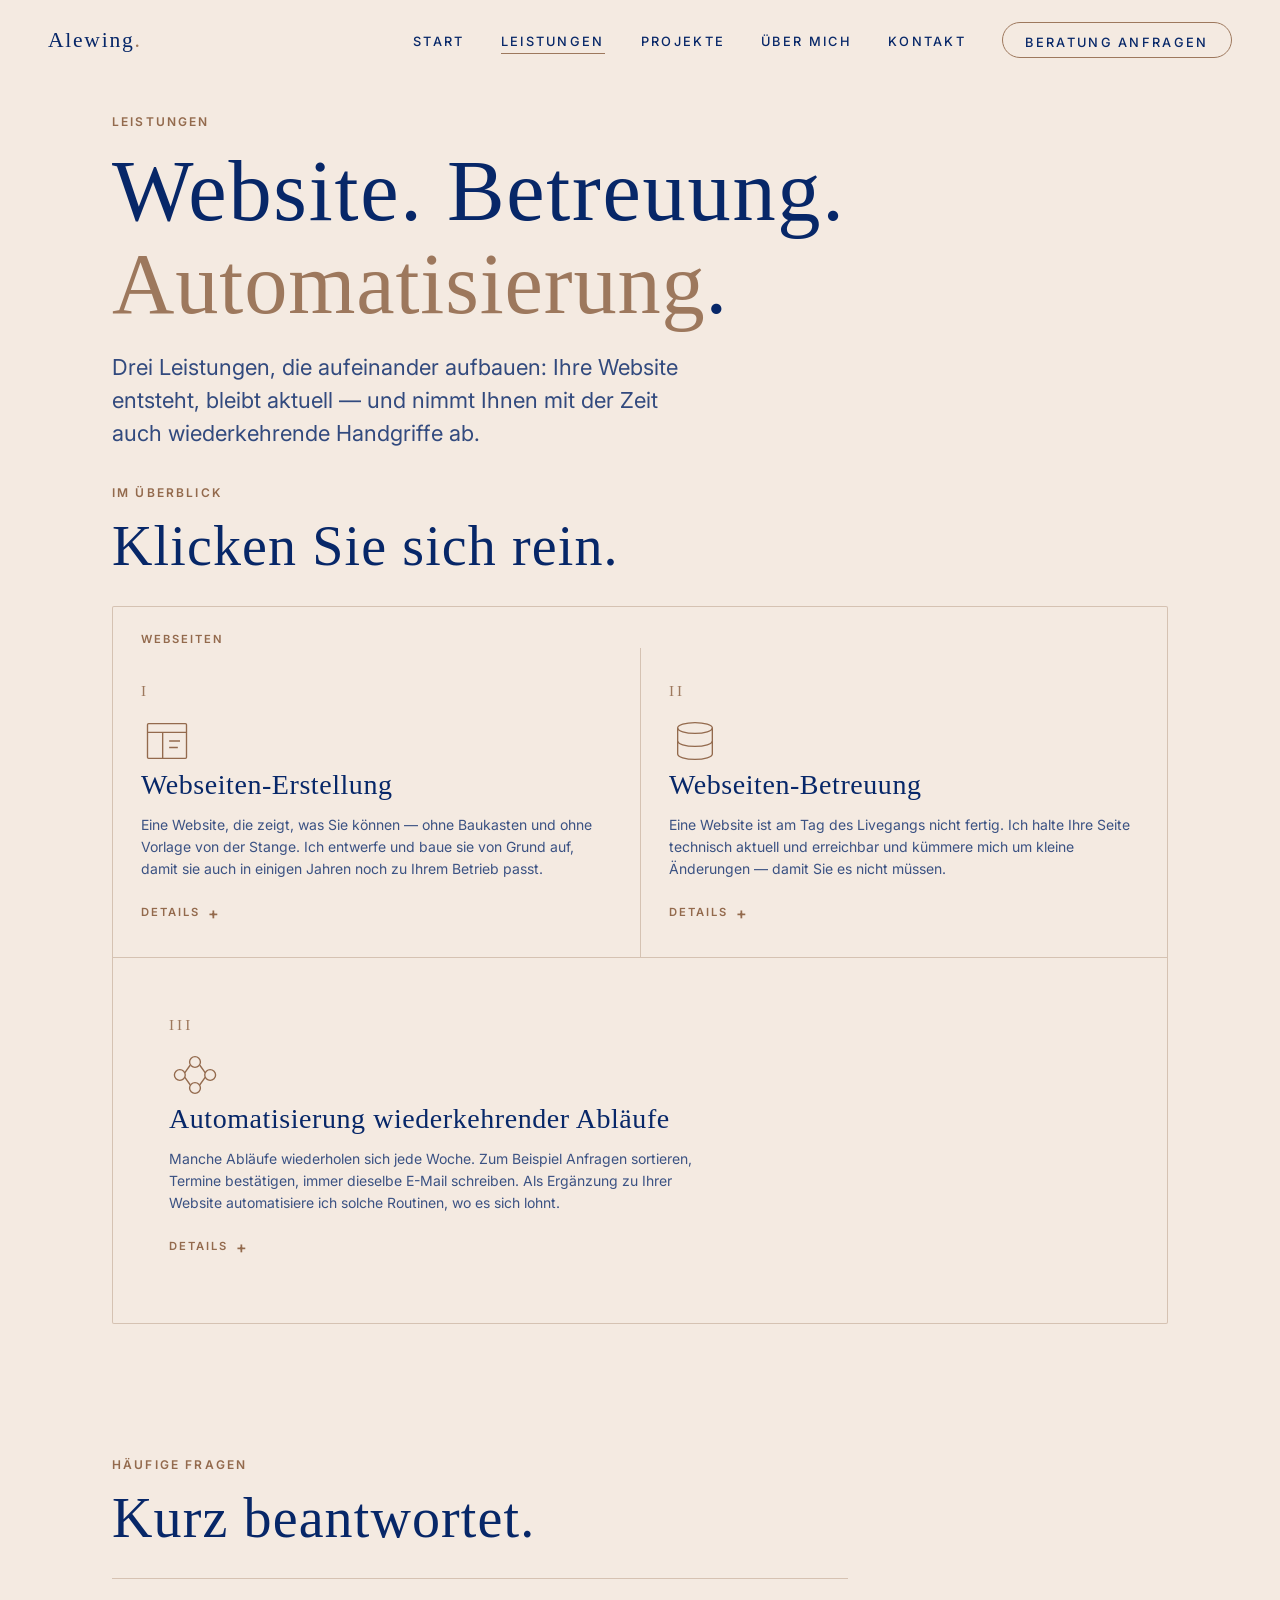
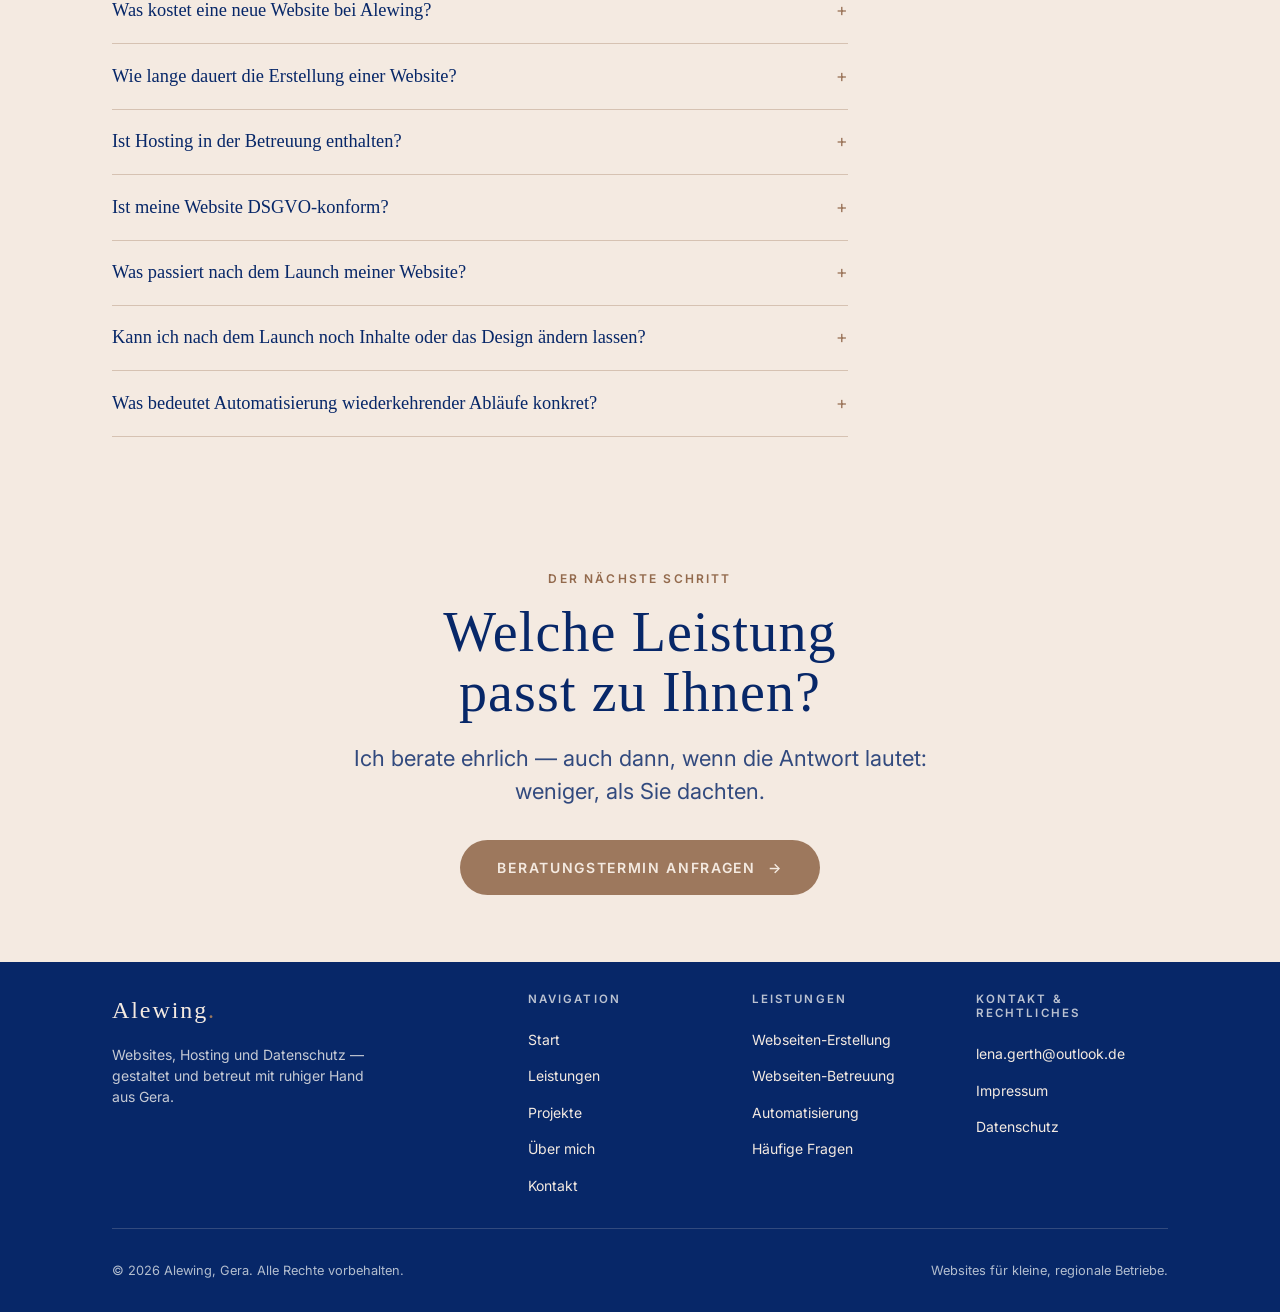
<file: leistungen.html>
<!DOCTYPE html>
<html lang="de" class="no-js">
<head>
  <meta charset="UTF-8">
  <meta name="viewport" content="width=device-width, initial-scale=1.0">
  <title>Leistungen — Alewing</title>
  <meta name="description" content="Webseiten-Erstellung, Betreuung und Automatisierung wiederkehrender Abläufe — die drei Leistungen von Alewing für kleine, regionale Betriebe.">

  <!-- SEO / GEO: Canonical, Open Graph & Twitter Card -->
  <link rel="canonical" href="https://www.studio-gerth.de/leistungen.html">
  <meta property="og:type" content="website">
  <meta property="og:site_name" content="Alewing">
  <meta property="og:locale" content="de_DE">
  <meta property="og:title" content="Leistungen — Alewing">
  <meta property="og:description" content="Webseiten-Erstellung, Betreuung und Automatisierung wiederkehrender Abläufe — die drei Leistungen von Alewing für kleine, regionale Betriebe.">
  <meta property="og:url" content="https://www.studio-gerth.de/leistungen.html">
  <meta property="og:image" content="https://www.studio-gerth.de/assets/og-image.jpg">
  <meta property="og:image:width" content="1200">
  <meta property="og:image:height" content="630">
  <meta name="twitter:card" content="summary_large_image">
  <meta name="twitter:title" content="Leistungen — Alewing">
  <meta name="twitter:description" content="Webseiten-Erstellung, Betreuung und Automatisierung wiederkehrender Abläufe — die drei Leistungen von Alewing für kleine, regionale Betriebe.">
  <meta name="twitter:image" content="https://www.studio-gerth.de/assets/og-image.jpg">
  <meta name="theme-color" content="#072768">

  <script type="application/ld+json">
{
  "@context": "https://schema.org",
  "@graph": [
    {
      "@type": "ProfessionalService",
      "@id": "https://www.studio-gerth.de/#organization",
      "name": "Alewing",
      "url": "https://www.studio-gerth.de/",
      "image": "https://www.studio-gerth.de/assets/og-image.jpg",
      "description": "Alewing baut Websites für kleine, regionale Betriebe — persönlich betreut, mit Hosting und DSGVO-Datenschutz aus einer Hand.",
      "founder": {
        "@type": "Person",
        "name": "Anna Lena Gerth"
      },
      "address": {
        "@type": "PostalAddress",
        "streetAddress": "Naulitz 9a",
        "postalCode": "07554",
        "addressLocality": "Gera",
        "addressRegion": "Thüringen",
        "addressCountry": "DE"
      },
      "email": "lena.gerth@outlook.de",
      "telephone": "+49-1520-2758286",
      "areaServed": {
        "@type": "Country",
        "name": "Deutschland"
      },
      "priceRange": "€€",
      "knowsLanguage": [
        "de",
        "en"
      ]
    },
    {
      "@type": "Service",
      "serviceType": "Webseiten-Erstellung",
      "provider": {
        "@id": "https://www.studio-gerth.de/#organization"
      },
      "areaServed": {
        "@type": "Country",
        "name": "Deutschland"
      },
      "description": "Individuelles Design, mobile Optimierung und technische Einrichtung inklusive DSGVO-Grundlagen — ohne Baukasten.",
      "url": "https://www.studio-gerth.de/leistungen.html#erstellung",
      "offers": [
        {
          "@type": "Offer",
          "name": "Kleine Website (1 bis 5 Seiten)",
          "priceSpecification": {
            "@type": "PriceSpecification",
            "minPrice": 1200,
            "maxPrice": 2000,
            "priceCurrency": "EUR"
          }
        },
        {
          "@type": "Offer",
          "name": "Business Website (5 bis 10 Seiten)",
          "priceSpecification": {
            "@type": "PriceSpecification",
            "minPrice": 2000,
            "maxPrice": 3500,
            "priceCurrency": "EUR"
          }
        },
        {
          "@type": "Offer",
          "name": "Video-Hero-Section (Zusatz)",
          "priceSpecification": {
            "@type": "PriceSpecification",
            "price": 350,
            "priceCurrency": "EUR"
          }
        }
      ]
    },
    {
      "@type": "Service",
      "serviceType": "Webseiten-Betreuung",
      "provider": {
        "@id": "https://www.studio-gerth.de/#organization"
      },
      "areaServed": {
        "@type": "Country",
        "name": "Deutschland"
      },
      "description": "Hosting, Updates, Inhaltsänderungen und technische Wartung aus einer Hand.",
      "url": "https://www.studio-gerth.de/leistungen.html#betreuung",
      "offers": {
        "@type": "Offer",
        "name": "Monatliches Betreuungspaket",
        "priceSpecification": {
          "@type": "UnitPriceSpecification",
          "minPrice": 50,
          "maxPrice": 200,
          "priceCurrency": "EUR",
          "unitText": "MONTH"
        }
      }
    },
    {
      "@type": "Service",
      "serviceType": "Automatisierung wiederkehrender Abläufe",
      "provider": {
        "@id": "https://www.studio-gerth.de/#organization"
      },
      "areaServed": {
        "@type": "Country",
        "name": "Deutschland"
      },
      "description": "Automatisierung wiederkehrender Aufgaben wie Formular-Workflows oder Terminmanagement, als Ergänzung zur Website.",
      "url": "https://www.studio-gerth.de/leistungen.html#automatisierung"
    },
    {
      "@type": "FAQPage",
      "@id": "https://www.studio-gerth.de/leistungen.html#faq",
      "mainEntity": [
        {
          "@type": "Question",
          "name": "Was kostet eine neue Website bei Alewing?",
          "acceptedAnswer": {
            "@type": "Answer",
            "text": "Richtwerte: Kleine Websites (1–5 Seiten) liegen bei etwa 1.200–2.000 €, Business-Websites (5–10 Seiten) bei etwa 2.000–3.500 €. Individuelle Projekte kalkuliere ich gesondert. Nach einem kurzen Erstgespräch erhalten Sie ein transparentes Festpreisangebot — ohne versteckte Kosten."
          }
        },
        {
          "@type": "Question",
          "name": "Wie lange dauert die Erstellung einer Website?",
          "acceptedAnswer": {
            "@type": "Answer",
            "text": "Je nach Umfang zwischen drei und acht Wochen, von der Konzeption bis zum Livegang. Der Zeitplan steht bereits im Angebot fest."
          }
        },
        {
          "@type": "Question",
          "name": "Ist Hosting in der Betreuung enthalten?",
          "acceptedAnswer": {
            "@type": "Answer",
            "text": "Ja. Hosting, Updates und technische Wartung sind fester Bestandteil der Webseiten-Betreuung."
          }
        },
        {
          "@type": "Question",
          "name": "Ist meine Website DSGVO-konform?",
          "acceptedAnswer": {
            "@type": "Answer",
            "text": "Die Grundlagen richte ich bei der Erstellung datensparsam ein — sinnvolle technische Einstellungen, eine bewährte Vorlage für Impressum und Datenschutzerklärung nach Ihren Angaben inklusive. Das ist keine individuelle Rechtsberatung: Für laufende rechtliche Fragen empfehle ich bei Bedarf zusätzlich eine Anwältin oder einen Anwalt."
          }
        },
        {
          "@type": "Question",
          "name": "Was passiert nach dem Launch meiner Website?",
          "acceptedAnswer": {
            "@type": "Answer",
            "text": "Ich bleibe zuständig: Sicherheitsupdates, technische Kontrolle und Unterstützung bei Problemen gehören zur Betreuung dazu — ohne dass Sie sich darum kümmern müssen."
          }
        },
        {
          "@type": "Question",
          "name": "Kann ich nach dem Launch noch Inhalte oder das Design ändern lassen?",
          "acceptedAnswer": {
            "@type": "Answer",
            "text": "Ja, beides. Kleinere Inhaltsänderungen — neue Texte, Bilder, einzelne Seiten — sind Teil der Webseiten-Betreuung. Größere Design-Anpassungen sind ebenfalls jederzeit möglich, werden aber separat angeboten und vorab transparent kalkuliert."
          }
        },
        {
          "@type": "Question",
          "name": "Was bedeutet Automatisierung wiederkehrender Abläufe konkret?",
          "acceptedAnswer": {
            "@type": "Answer",
            "text": "Zum Beispiel: Anfragen aus Ihrem Kontaktformular landen automatisch sortiert in Ihrem Postfach, oder Terminanfragen werden automatisch bestätigt. Ich schaue mir Ihren Ablauf an und sage ehrlich, ob sich das lohnt — für große Digitalisierungsprojekte oder Prozessberatung bin ich nicht die richtige Ansprechpartnerin."
          }
        }
      ]
    },
    {
      "@type": "BreadcrumbList",
      "itemListElement": [
        {
          "@type": "ListItem",
          "position": 1,
          "name": "Start",
          "item": "https://www.studio-gerth.de/"
        },
        {
          "@type": "ListItem",
          "position": 2,
          "name": "Leistungen",
          "item": "https://www.studio-gerth.de/leistungen.html"
        }
      ]
    }
  ]
}
  </script>

  <link rel="preconnect" href="https://api.fontshare.com" crossorigin>
  <link href="https://api.fontshare.com/v2/css?f[]=melodrama@400,500,600&amp;f[]=britney@400,700&amp;display=swap" rel="stylesheet">
  <link rel="preconnect" href="https://fonts.googleapis.com">
  <link rel="preconnect" href="https://fonts.gstatic.com" crossorigin>
  <link href="https://fonts.googleapis.com/css2?family=Inter:wght@400;500;600&amp;display=swap" rel="stylesheet">

  <!-- Favicon: Monogramm "A." als Inline-SVG (keine Bilddatei nötig) -->
  <link rel="icon" href="data:image/svg+xml,%3Csvg xmlns='http://www.w3.org/2000/svg' viewBox='0 0 64 64'%3E%3Crect width='64' height='64' fill='%23072768'/%3E%3Ctext x='32' y='44' font-family='Georgia,serif' font-size='36' fill='%23F4EAE1' text-anchor='middle'%3EA.%3C/text%3E%3C/svg%3E">

  <link rel="stylesheet" href="css/style.css">
</head>
<body>
  <a class="skip-link" href="#main">Zum Inhalt springen</a>
  <div class="scroll-progress" aria-hidden="true"></div>

  <header class="site-header">
    <div class="container container--wide header-inner">
      <a class="brand" href="index.html">Alewing<span class="brand-dot">.</span></a>

      <nav class="site-nav" aria-label="Hauptnavigation">
        <ul class="nav-list">
          <li><a href="index.html">Start</a></li>
          <li><a href="leistungen.html" aria-current="page">Leistungen</a></li>
          <li><a href="projekte.html">Projekte</a></li>
          <li><a href="ueber-mich.html">Über mich</a></li>
          <li><a href="kontakt.html">Kontakt</a></li>
          <li><a class="nav-cta" href="kontakt.html">Beratung anfragen</a></li>
        </ul>
      </nav>

      <button class="nav-toggle" aria-expanded="false" aria-label="Menü öffnen" aria-controls="nav-overlay">
        <span class="bar"></span><span class="bar"></span><span class="bar"></span>
      </button>
    </div>
  </header>

  <nav class="nav-overlay" id="nav-overlay" aria-label="Mobile Navigation">
    <ul>
      <li><a href="index.html">Start</a></li>
      <li><a href="leistungen.html" aria-current="page">Leistungen</a></li>
          <li><a href="projekte.html">Projekte</a></li>
      <li><a href="ueber-mich.html">Über mich</a></li>
      <li><a href="kontakt.html">Kontakt</a></li>
    </ul>
    <p class="overlay-meta">
      Alewing · Gera<br>
      <a href="mailto:lena.gerth@outlook.de">lena.gerth@outlook.de</a>
    </p>
  </nav>

  <main id="main">

    <!-- Seitenkopf -->
    <section class="page-hero" aria-labelledby="page-heading">
      <div class="container">
        <span class="eyebrow" data-reveal>Leistungen</span>
        <h1 id="page-heading" data-reveal style="--reveal-delay: 0.08s">
          Website. Betreuung.<br><span class="script">Automatisierung</span>.
        </h1>
        <p class="lead" data-reveal style="--reveal-delay: 0.16s">
          Drei Leistungen, die aufeinander aufbauen: Ihre Website entsteht,
          bleibt aktuell — und nimmt Ihnen mit der Zeit auch wiederkehrende
          Handgriffe ab.
        </p>
      </div>
    </section>

    <!-- ============================================================
         DREI LEISTUNGEN IM ÜBERBLICK — ein gemeinsames Panel statt drei
         einzelner Karten, damit unterschiedlich lange Texte nicht wie drei
         zufällig große Boxen wirken. Jedes Feld ist ein natives
         <details name="capabilities">: dasselbe Attribut sorgt browserseitig
         dafür, dass immer nur eines offen ist — ganz ohne JavaScript
         (Fallback in älteren Browsern: mehrere können offen bleiben, bleibt
         trotzdem voll nutzbar). Überschrift und Kurztext sind sofort
         sichtbar, die konkrete Leistungsliste klappt erst auf Klick auf.
         ============================================================ -->
    <section class="section section--flush section--flush-bottom" aria-labelledby="capabilities-heading">
      <div class="container">
        <div class="section-head" data-reveal>
          <span class="eyebrow">Im Überblick</span>
          <h2 id="capabilities-heading">Klicken Sie sich rein.</h2>
        </div>
        <div class="capability-panel" data-reveal>

          <div class="capability-group">
            <span class="capability-group-label">Webseiten</span>
            <div class="capability-group-row">

              <!-- I · WEBSEITEN-ERSTELLUNG -->
              <details class="capability-details" name="capabilities" id="erstellung">
                <summary class="capability-summary">
                  <span class="card-index" aria-hidden="true">I</span>
                  <div class="detail-icon" aria-hidden="true">
                    <svg viewBox="0 0 48 48" fill="none" stroke="currentColor" stroke-width="1.25">
                      <rect x="6" y="8" width="36" height="32" rx="1"/>
                      <line x1="6" y1="16" x2="42" y2="16"/>
                      <line x1="20" y1="16" x2="20" y2="40"/>
                      <line x1="26" y1="24" x2="36" y2="24"/>
                      <line x1="26" y1="30" x2="34" y2="30"/>
                    </svg>
                  </div>
                  <h3>Webseiten-Erstellung</h3>
                  <p class="capability-intro">
                    Eine Website, die zeigt, was Sie können — ohne Baukasten und
                    ohne Vorlage von der Stange. Ich entwerfe und baue sie von
                    Grund auf, damit sie auch in einigen Jahren noch zu Ihrem
                    Betrieb passt.
                  </p>
                  <span class="capability-toggle">Details <span class="capability-toggle-icon">+</span></span>
                </summary>
                <div class="capability-body">
                  <div class="capability-body-inner">
                    <ul class="feature-list">
                      <li>Individuelles Design</li>
                      <li>Mobile Optimierung</li>
                      <li>Kontaktformular</li>
                      <li>DSGVO-Grundlagen <span class="tag">immer inklusive</span></li>
                      <li>Basis-SEO &amp; GEO</li>
                      <li>Technische Einrichtung (u. a. Anfahrtskarte, Domain, SSL)</li>
                    </ul>
                    <div class="benefit">
                      <strong>Ihr Nutzen</strong>
                      Ein Auftritt, der Vertrauen aufbaut, bevor das erste
                      Gespräch stattfindet.
                    </div>
                    <div class="pricing-tiers">
                      <div class="pricing-tier">
                        <span class="pricing-tier-name">
                          Kleine Website
                          <span class="pricing-scope">1 bis 5 Seiten</span>
                        </span>
                        <span class="pricing-tier-value">1.200–2.000 €</span>
                      </div>
                      <div class="pricing-tier">
                        <span class="pricing-tier-name">
                          Business Website
                          <span class="pricing-scope">5 bis 10 Seiten</span>
                        </span>
                        <span class="pricing-tier-value">2.000–3.500 €</span>
                      </div>
                      <div class="pricing-tier">
                        <span class="pricing-tier-name">
                          Individuelle Projekte
                          <span class="pricing-scope">Individuelle Kalkulation</span>
                        </span>
                        <span class="pricing-tier-value">auf Anfrage</span>
                      </div>
                    </div>
                    <p class="pricing-note">
                      Richtwerte — das endgültige Angebot steht nach dem
                      Erstgespräch fest. Zusatz: Video-Hero-Section 350 €.
                    </p>
                  </div>
                </div>
              </details>

              <!-- II · WEBSEITEN-BETREUUNG -->
              <details class="capability-details" name="capabilities" id="betreuung">
                <summary class="capability-summary">
                  <span class="card-index" aria-hidden="true">II</span>
                  <div class="detail-icon" aria-hidden="true">
                    <svg viewBox="0 0 48 48" fill="none" stroke="currentColor" stroke-width="1.25">
                      <ellipse cx="24" cy="12" rx="16" ry="5"/>
                      <path d="M8 12v12c0 2.8 7.2 5 16 5s16-2.2 16-5V12"/>
                      <path d="M8 24v12c0 2.8 7.2 5 16 5s16-2.2 16-5V24"/>
                    </svg>
                  </div>
                  <h3>Webseiten-Betreuung</h3>
                  <p class="capability-intro">
                    Eine Website ist am Tag des Livegangs nicht fertig. Ich
                    halte Ihre Seite technisch aktuell und erreichbar und
                    kümmere mich um kleine Änderungen — damit Sie es nicht
                    müssen.
                  </p>
                  <span class="capability-toggle">Details <span class="capability-toggle-icon">+</span></span>
                </summary>
                <div class="capability-body">
                  <div class="capability-body-inner">
                    <ul class="feature-list">
                      <li>Hosting</li>
                      <li>Updates</li>
                      <li>Inhaltsänderungen</li>
                      <li>Technische Wartung</li>
                      <li>Unterstützung bei Problemen</li>
                    </ul>
                    <div class="benefit">
                      <strong>Ihr Nutzen</strong>
                      Sie denken nicht mehr an Ihre Website — sie läuft einfach,
                      Tag für Tag.
                    </div>
                    <div class="pricing-tiers">
                      <div class="pricing-tier">
                        <span class="pricing-tier-name">
                          Monatliches Paket
                          <span class="pricing-scope">Abhängig von Hosting, Wartung und Änderungsaufwand</span>
                        </span>
                        <span class="pricing-tier-value">50–200 € / Monat</span>
                      </div>
                    </div>
                    <p class="pricing-note">
                      Richtwert — der genaue Umfang wird individuell auf
                      Ihre Website abgestimmt.
                    </p>
                  </div>
                </div>
              </details>

            </div>
          </div>

          <!-- III · AUTOMATISIERUNG WIEDERKEHRENDER ABLÄUFE -->
          <details class="capability-details" name="capabilities" id="automatisierung">
            <summary class="capability-summary">
              
              <div class="capability-summary-body">
                <span class="card-index" aria-hidden="true">III</span>
                <div class="detail-icon" aria-hidden="true">
                  <svg viewBox="0 0 48 48" fill="none" stroke="currentColor" stroke-width="1.25">
                    <circle cx="10" cy="24" r="5"/>
                    <circle cx="24" cy="12" r="5"/>
                    <circle cx="24" cy="36" r="5"/>
                    <circle cx="38" cy="24" r="5"/>
                    <path d="M14.5 22l5-7M14.5 26l5 7M28.5 15l5 7M28.5 33l5-7"/>
                  </svg>
                </div>
                <h3>Automatisierung wiederkehrender Abläufe</h3>
                <p class="capability-intro">
                  Manche Abläufe wiederholen sich jede Woche. Zum Beispiel Anfragen
                  sortieren, Termine bestätigen, immer dieselbe E-Mail
                  schreiben. Als Ergänzung zu Ihrer Website automatisiere
                  ich solche Routinen, wo es sich lohnt.
                </p>
                <span class="capability-toggle">Details <span class="capability-toggle-icon">+</span></span>
              </div>
            </summary>
            <div class="capability-body">
              <div class="capability-body-inner">
                <ul class="feature-list">
                  <li>Automatisierung wiederkehrender Aufgaben</li>
                  <li>Formular- und E-Mail-Workflows</li>
                  <li>Termin- und Anfragenmanagement</li>
                  <li>Individuelle Lösungen auf Anfrage</li>
                  <li>Auftragsverarbeitungsvertrag <span class="tag">immer inklusive</span></li>
                </ul>
                <div class="benefit">
                  <strong>Ihr Nutzen</strong>
                  Weniger Zeit für Wiederholung, mehr Zeit für die
                  eigentliche Arbeit — datenschutzrechtlich sauber
                  geregelt, weil personenbezogene Daten Ihrer
                  Website-Besucher mit im Spiel sind.
                </div>
              </div>
            </div>
          </details>

        </div>
      </div>
    </section>

    <!-- FAQ: entspricht dem FAQPage-Schema im <head> — sichtbarer Inhalt
         und Strukturdaten müssen übereinstimmen. Native <details>/<summary>,
         kein JS nötig. -->
    <section class="section faq" id="faq" aria-labelledby="faq-heading">
      <div class="container">
        <div class="section-head" data-reveal>
          <span class="eyebrow">Häufige Fragen</span>
          <h2 id="faq-heading">Kurz beantwortet.</h2>
        </div>
        <div class="faq-list" data-reveal style="--reveal-delay: 0.1s">
          <details class="faq-item">
            <summary>Was kostet eine neue Website bei Alewing?</summary>
            <p>Richtwerte: Kleine Websites (1–5 Seiten) liegen bei etwa 1.200–2.000 €, Business-Websites (5–10 Seiten) bei etwa 2.000–3.500 €. Individuelle Projekte kalkuliere ich gesondert. Nach einem kurzen Erstgespräch erhalten Sie ein transparentes Festpreisangebot — ohne versteckte Kosten.</p>
          </details>
          <details class="faq-item">
            <summary>Wie lange dauert die Erstellung einer Website?</summary>
            <p>Je nach Umfang zwischen drei und acht Wochen, von der Konzeption bis zum Livegang. Der Zeitplan steht bereits im Angebot fest.</p>
          </details>
          <details class="faq-item">
            <summary>Ist Hosting in der Betreuung enthalten?</summary>
            <p>Ja. Hosting, Updates und technische Wartung sind fester Bestandteil der Webseiten-Betreuung.</p>
          </details>
          <details class="faq-item">
            <summary>Ist meine Website DSGVO-konform?</summary>
            <p>Die Grundlagen richte ich bei der Erstellung datensparsam ein — sinnvolle technische Einstellungen, eine bewährte Vorlage für Impressum und Datenschutzerklärung nach Ihren Angaben inklusive. Das ist keine individuelle Rechtsberatung: Für laufende rechtliche Fragen empfehle ich bei Bedarf zusätzlich eine Anwältin oder einen Anwalt.</p>
          </details>
          <details class="faq-item">
            <summary>Was passiert nach dem Launch meiner Website?</summary>
            <p>Ich bleibe zuständig: Sicherheitsupdates, technische Kontrolle und Unterstützung bei Problemen gehören zur Betreuung dazu — ohne dass Sie sich darum kümmern müssen.</p>
          </details>
          <details class="faq-item">
            <summary>Kann ich nach dem Launch noch Inhalte oder das Design ändern lassen?</summary>
            <p>Ja, beides. Kleinere Inhaltsänderungen — neue Texte, Bilder, einzelne Seiten — sind Teil der Webseiten-Betreuung. Größere Design-Anpassungen sind ebenfalls jederzeit möglich, werden aber separat angeboten und vorab transparent kalkuliert.</p>
          </details>
          <details class="faq-item">
            <summary>Was bedeutet Automatisierung wiederkehrender Abläufe konkret?</summary>
            <p>Zum Beispiel: Anfragen aus Ihrem Kontaktformular landen automatisch sortiert in Ihrem Postfach, oder Terminanfragen werden automatisch bestätigt. Ich schaue mir Ihren Ablauf an und sage ehrlich, ob sich das lohnt — für große Digitalisierungsprojekte oder Prozessberatung bin ich nicht die richtige Ansprechpartnerin.</p>
          </details>
        </div>
      </div>
    </section>

    <!-- CTA -->
    <section class="section cta-band" aria-labelledby="cta-heading">
      <div class="container">
        <span class="eyebrow" data-reveal>Der nächste Schritt</span>
        <h2 id="cta-heading" data-reveal style="--reveal-delay: 0.08s">
          Welche Leistung passt zu Ihnen?
        </h2>
        <p class="lead" data-reveal style="--reveal-delay: 0.16s">
          Ich berate ehrlich — auch dann, wenn die Antwort lautet:
          weniger, als Sie dachten.
        </p>
        <div class="cta-actions" data-reveal style="--reveal-delay: 0.24s">
          <a class="btn btn--primary" href="kontakt.html">Beratungstermin anfragen <span class="btn-arrow" aria-hidden="true">→</span></a>
        </div>
      </div>
    </section>

  </main>

  <footer class="site-footer">
    <div class="container">
      <div class="footer-grid">
        <div class="footer-brand">
          <a class="brand" href="index.html">Alewing<span class="brand-dot">.</span></a>
          <p>Websites, Hosting und Datenschutz — gestaltet und betreut mit ruhiger Hand aus Gera.</p>
        </div>
        <nav class="footer-col" aria-label="Footer-Navigation">
          <h3>Navigation</h3>
          <ul>
            <li><a href="index.html">Start</a></li>
            <li><a href="leistungen.html">Leistungen</a></li>
            <li><a href="projekte.html">Projekte</a></li>
            <li><a href="ueber-mich.html">Über mich</a></li>
            <li><a href="kontakt.html">Kontakt</a></li>
          </ul>
        </nav>
        <div class="footer-col">
          <h3>Leistungen</h3>
          <ul>
            <li><a href="leistungen.html#erstellung">Webseiten-Erstellung</a></li>
            <li><a href="leistungen.html#betreuung">Webseiten-Betreuung</a></li>
            <li><a href="leistungen.html#automatisierung">Automatisierung</a></li>
            <li><a href="leistungen.html#faq">Häufige Fragen</a></li>
          </ul>
        </div>
        <div class="footer-col">
          <h3>Kontakt &amp; Rechtliches</h3>
          <ul>
            <li><a href="mailto:lena.gerth@outlook.de">lena.gerth@outlook.de</a></li>
            <li><a href="impressum.html">Impressum</a></li>
            <li><a href="datenschutz.html">Datenschutz</a></li>
          </ul>
        </div>
      </div>
      <div class="footer-bottom">
        <p>© <span data-year>2026</span> Alewing, Gera. Alle Rechte vorbehalten.</p>
        <p>Websites für kleine, regionale Betriebe.</p>
      </div>
    </div>
  </footer>

  <script src="js/main.js"></script>
</body>
</html>
</file>
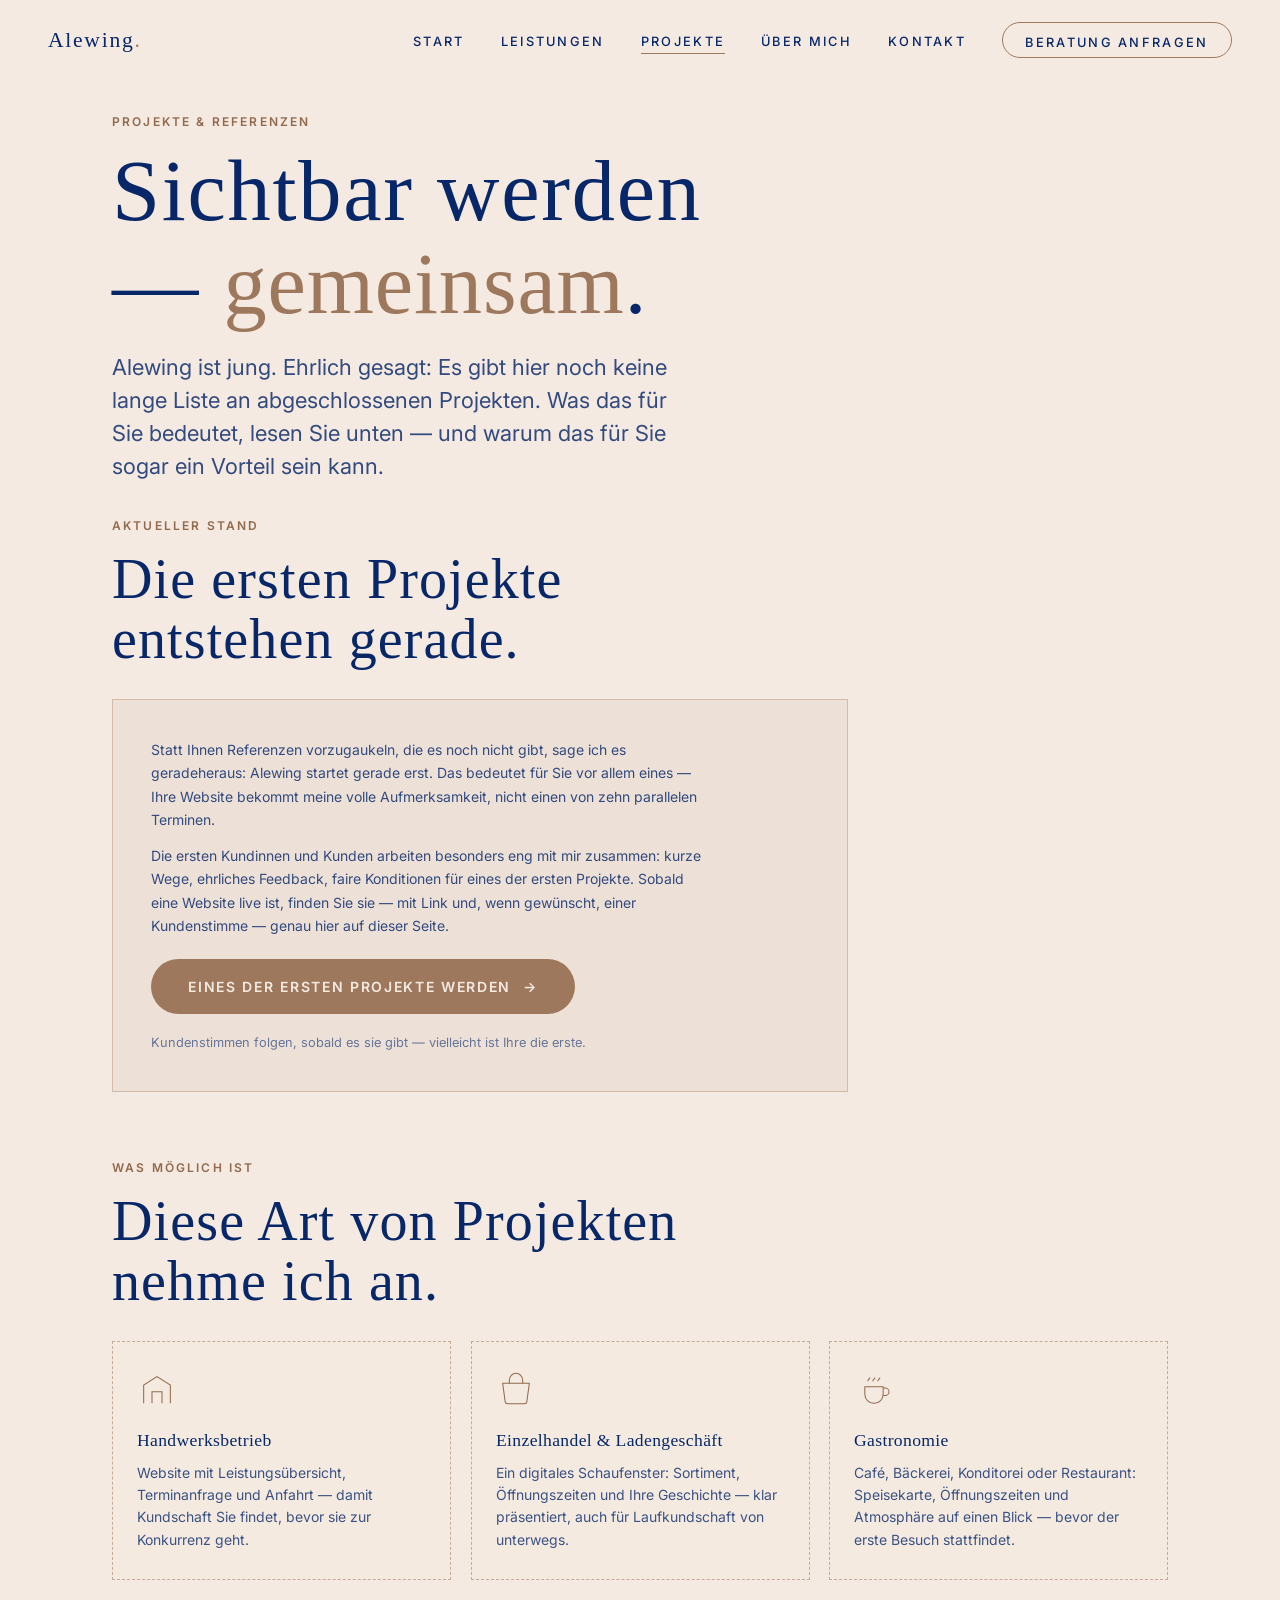
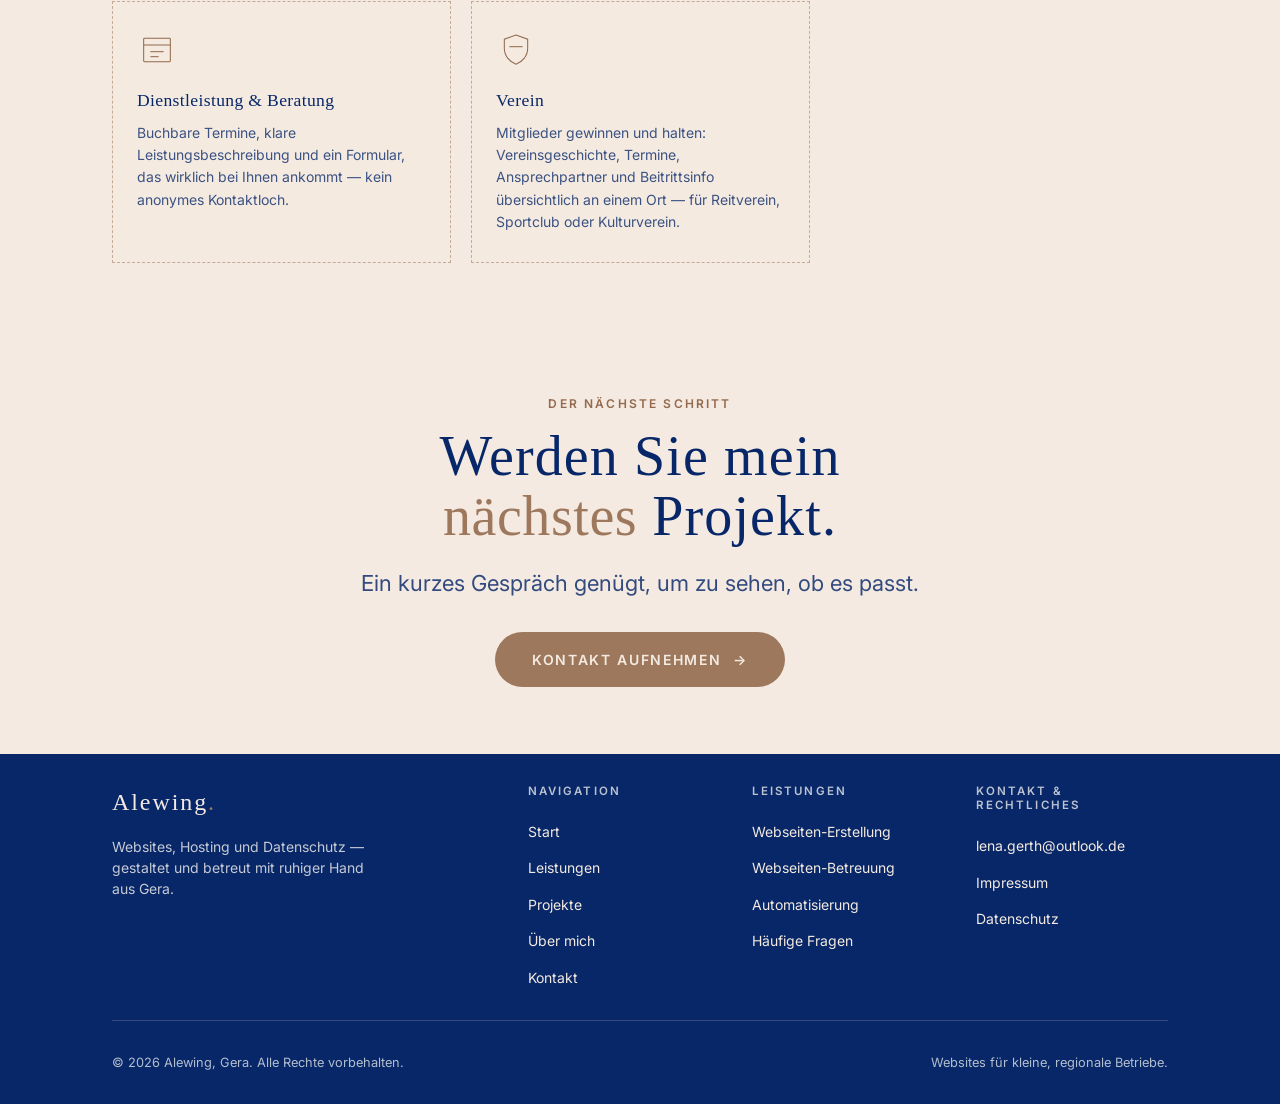
<file: projekte.html>
<!DOCTYPE html>
<html lang="de" class="no-js">
<head>
  <meta charset="UTF-8">
  <meta name="viewport" content="width=device-width, initial-scale=1.0">
  <title>Projekte &amp; Referenzen — Alewing</title>
  <meta name="description" content="Alewing ist jung — hier sehen Sie, welche Art von Projekten entstehen, und wie Sie eine der ersten Referenzen werden können.">

  <!-- SEO / GEO: Canonical, Open Graph & Twitter Card -->
  <link rel="canonical" href="https://www.studio-gerth.de/projekte.html">
  <meta property="og:type" content="website">
  <meta property="og:site_name" content="Alewing">
  <meta property="og:locale" content="de_DE">
  <meta property="og:title" content="Projekte & Referenzen — Alewing">
  <meta property="og:description" content="Alewing ist jung — hier sehen Sie, welche Art von Projekten entstehen, und wie Sie eine der ersten Referenzen werden können.">
  <meta property="og:url" content="https://www.studio-gerth.de/projekte.html">
  <meta property="og:image" content="https://www.studio-gerth.de/assets/og-image.jpg">
  <meta property="og:image:width" content="1200">
  <meta property="og:image:height" content="630">
  <meta name="twitter:card" content="summary_large_image">
  <meta name="twitter:title" content="Projekte & Referenzen — Alewing">
  <meta name="twitter:description" content="Alewing ist jung — hier sehen Sie, welche Art von Projekten entstehen, und wie Sie eine der ersten Referenzen werden können.">
  <meta name="twitter:image" content="https://www.studio-gerth.de/assets/og-image.jpg">
  <meta name="theme-color" content="#072768">

  <script type="application/ld+json">
{
  "@context": "https://schema.org",
  "@graph": [
    {
      "@type": "ProfessionalService",
      "@id": "https://www.studio-gerth.de/#organization",
      "name": "Alewing",
      "url": "https://www.studio-gerth.de/",
      "image": "https://www.studio-gerth.de/assets/og-image.jpg",
      "description": "Alewing baut Websites für kleine, regionale Betriebe — persönlich betreut, mit Hosting und DSGVO-Datenschutz aus einer Hand.",
      "founder": { "@type": "Person", "name": "Anna Lena Gerth" },
      "address": {
        "@type": "PostalAddress",
        "streetAddress": "Naulitz 9a",
        "postalCode": "07554",
        "addressLocality": "Gera",
        "addressRegion": "Thüringen",
        "addressCountry": "DE"
      },
      "email": "lena.gerth@outlook.de",
      "telephone": "+49-1520-2758286",
      "areaServed": { "@type": "Country", "name": "Deutschland" },
      "priceRange": "€€"
    },
    {
      "@type": "CollectionPage",
      "@id": "https://www.studio-gerth.de/projekte.html",
      "url": "https://www.studio-gerth.de/projekte.html",
      "name": "Projekte & Referenzen — Alewing",
      "about": { "@id": "https://www.studio-gerth.de/#organization" }
    },
    {
      "@type": "BreadcrumbList",
      "itemListElement": [
        { "@type": "ListItem", "position": 1, "name": "Start", "item": "https://www.studio-gerth.de/" },
        { "@type": "ListItem", "position": 2, "name": "Projekte", "item": "https://www.studio-gerth.de/projekte.html" }
      ]
    }
  ]
}
  </script>

  <link rel="preconnect" href="https://api.fontshare.com" crossorigin>
  <link href="https://api.fontshare.com/v2/css?f[]=melodrama@400,500,600&amp;f[]=britney@400,700&amp;display=swap" rel="stylesheet">
  <link rel="preconnect" href="https://fonts.googleapis.com">
  <link rel="preconnect" href="https://fonts.gstatic.com" crossorigin>
  <link href="https://fonts.googleapis.com/css2?family=Inter:wght@400;500;600&amp;display=swap" rel="stylesheet">

  <!-- Favicon: Monogramm "A." als Inline-SVG (keine Bilddatei nötig) -->
  <link rel="icon" href="data:image/svg+xml,%3Csvg xmlns='http://www.w3.org/2000/svg' viewBox='0 0 64 64'%3E%3Crect width='64' height='64' fill='%23072768'/%3E%3Ctext x='32' y='44' font-family='Georgia,serif' font-size='36' fill='%23F4EAE1' text-anchor='middle'%3EA.%3C/text%3E%3C/svg%3E">

  <link rel="stylesheet" href="css/style.css">
</head>
<body>
  <a class="skip-link" href="#main">Zum Inhalt springen</a>
  <div class="scroll-progress" aria-hidden="true"></div>

  <header class="site-header">
    <div class="container container--wide header-inner">
      <a class="brand" href="index.html">Alewing<span class="brand-dot">.</span></a>

      <nav class="site-nav" aria-label="Hauptnavigation">
        <ul class="nav-list">
          <li><a href="index.html">Start</a></li>
          <li><a href="leistungen.html">Leistungen</a></li>
          <li><a href="projekte.html" aria-current="page">Projekte</a></li>
          <li><a href="ueber-mich.html">Über mich</a></li>
          <li><a href="kontakt.html">Kontakt</a></li>
          <li><a class="nav-cta" href="kontakt.html">Beratung anfragen</a></li>
        </ul>
      </nav>

      <button class="nav-toggle" aria-expanded="false" aria-label="Menü öffnen" aria-controls="nav-overlay">
        <span class="bar"></span><span class="bar"></span><span class="bar"></span>
      </button>
    </div>
  </header>

  <nav class="nav-overlay" id="nav-overlay" aria-label="Mobile Navigation">
    <ul>
      <li><a href="index.html">Start</a></li>
      <li><a href="leistungen.html">Leistungen</a></li>
      <li><a href="projekte.html" aria-current="page">Projekte</a></li>
      <li><a href="ueber-mich.html">Über mich</a></li>
      <li><a href="kontakt.html">Kontakt</a></li>
    </ul>
    <p class="overlay-meta">
      Alewing · Gera<br>
      <a href="mailto:lena.gerth@outlook.de">lena.gerth@outlook.de</a>
    </p>
  </nav>

  <main id="main">

    <!-- Seitenkopf -->
    <section class="page-hero" aria-labelledby="page-heading">
      <div class="container">
        <span class="eyebrow" data-reveal>Projekte &amp; Referenzen</span>
        <h1 id="page-heading" data-reveal style="--reveal-delay: 0.08s">
          Sichtbar werden — <span class="script">gemeinsam</span>.
        </h1>
        <p class="lead" data-reveal style="--reveal-delay: 0.16s">
          Alewing ist jung. Ehrlich gesagt: Es gibt hier noch keine
          lange Liste an abgeschlossenen Projekten. Was das für Sie bedeutet,
          lesen Sie unten — und warum das für Sie sogar ein Vorteil sein kann.
        </p>
      </div>
    </section>

    <!-- Ehrlicher Status + CTA -->
    <section class="section section--flush section--flush-bottom" aria-labelledby="status-heading">
      <div class="container">
        <div class="section-head" data-reveal>
          <span class="eyebrow">Aktueller Stand</span>
          <h2 id="status-heading">Die ersten Projekte entstehen gerade.</h2>
        </div>

        <div class="empty-state" data-reveal style="--reveal-delay: 0.1s">
          <p>
            Statt Ihnen Referenzen vorzugaukeln, die es noch nicht gibt, sage
            ich es geradeheraus: Alewing startet gerade erst. Das
            bedeutet für Sie vor allem eines — Ihre Website bekommt meine
            volle Aufmerksamkeit, nicht einen von zehn parallelen Terminen.
          </p>
          <p>
            Die ersten Kundinnen und Kunden arbeiten besonders eng mit mir
            zusammen: kurze Wege, ehrliches Feedback, faire Konditionen für
            eines der ersten Projekte. Sobald eine Website live ist, finden
            Sie sie — mit Link und, wenn gewünscht, einer Kundenstimme — genau
            hier auf dieser Seite.
          </p>
          <a class="btn btn--primary" href="kontakt.html">Eines der ersten Projekte werden <span class="btn-arrow" aria-hidden="true">→</span></a>
          <p class="empty-state-note">Kundenstimmen folgen, sobald es sie gibt — vielleicht ist Ihre die erste.</p>
        </div>

        <!-- Beispielhafte Projektarten — bewusst als Kategorien formuliert,
             nicht als abgeschlossene Fallstudien, um keine falschen
             Referenzen vorzutäuschen. -->
        <div class="section-head" data-reveal style="margin-top: var(--space-section); --reveal-delay: 0.1s">
          <span class="eyebrow">Was möglich ist</span>
          <h2>Diese Art von Projekten nehme ich an.</h2>
        </div>
        <div class="project-grid">
          <article class="project-card" data-reveal>
            <div class="card-icon" aria-hidden="true">
              <svg viewBox="0 0 48 48" fill="none" stroke="currentColor" stroke-width="1.25">
                <path d="M8 40V18l16-10 16 10v22"/>
                <path d="M18 40V26h12v14"/>
              </svg>
            </div>
            <h3>Handwerksbetrieb</h3>
            <p>Website mit Leistungsübersicht, Terminanfrage und Anfahrt — damit Kundschaft Sie findet, bevor sie zur Konkurrenz geht.</p>
          </article>
          <article class="project-card" data-reveal style="--reveal-delay: 0.08s">
            <div class="card-icon" aria-hidden="true">
              <svg viewBox="0 0 48 48" fill="none" stroke="currentColor" stroke-width="1.25">
                <path d="M8 16h32l-3 22a3 3 0 0 1-3 2.6H14a3 3 0 0 1-3-2.6L8 16z"/>
                <path d="M16 16V12a8 8 0 0 1 16 0v4"/>
              </svg>
            </div>
            <h3>Einzelhandel &amp; Ladengeschäft</h3>
            <p>Ein digitales Schaufenster: Sortiment, Öffnungszeiten und Ihre Geschichte — klar präsentiert, auch für Laufkundschaft von unterwegs.</p>
          </article>
          <article class="project-card" data-reveal style="--reveal-delay: 0.16s">
            <div class="card-icon" aria-hidden="true">
              <svg viewBox="0 0 48 48" fill="none" stroke="currentColor" stroke-width="1.25">
                <path d="M13 20h22v9c0 6.5-5.4 11-11 11s-11-4.5-11-11v-9z"/>
                <path d="M35 21.5h2.5a4.5 4.5 0 0 1 0 9H35"/>
                <path d="M19 9c0 2.2-2.5 2.2-2.5 4.4M25 9c0 2.2-2.5 2.2-2.5 4.4M31 9c0 2.2-2.5 2.2-2.5 4.4"/>
              </svg>
            </div>
            <h3>Gastronomie</h3>
            <p>Café, Bäckerei, Konditorei oder Restaurant: Speisekarte, Öffnungszeiten und Atmosphäre auf einen Blick — bevor der erste Besuch stattfindet.</p>
          </article>
          <article class="project-card" data-reveal style="--reveal-delay: 0.24s">
            <div class="card-icon" aria-hidden="true">
              <svg viewBox="0 0 48 48" fill="none" stroke="currentColor" stroke-width="1.25">
                <rect x="8" y="10" width="32" height="28" rx="1"/>
                <line x1="8" y1="18" x2="40" y2="18"/>
                <line x1="16" y1="26" x2="32" y2="26"/>
                <line x1="16" y1="32" x2="26" y2="32"/>
              </svg>
            </div>
            <h3>Dienstleistung &amp; Beratung</h3>
            <p>Buchbare Termine, klare Leistungsbeschreibung und ein Formular, das wirklich bei Ihnen ankommt — kein anonymes Kontaktloch.</p>
          </article>
          <article class="project-card" data-reveal style="--reveal-delay: 0.08s">
            <div class="card-icon" aria-hidden="true">
              <svg viewBox="0 0 48 48" fill="none" stroke="currentColor" stroke-width="1.25">
                <path d="M24 6l14 5v11c0 9-6 16-14 19-8-3-14-10-14-19V11l14-5z"/>
                <line x1="16" y1="20" x2="32" y2="20"/>
              </svg>
            </div>
            <h3>Verein</h3>
            <p>Mitglieder gewinnen und halten: Vereinsgeschichte, Termine, Ansprechpartner und Beitrittsinfo übersichtlich an einem Ort — für Reitverein, Sportclub oder Kulturverein.</p>
          </article>
        </div>
      </div>
    </section>

    <!--
      DEV-HINWEIS für später: Sobald reale Projekte vorliegen, hier echte
      .project-card-Einträge mit Link ergänzen, z. B.:

      <article class="project-card">
        <div class="card-icon" aria-hidden="true">…</div>
        <h3>[Firmenname]</h3>
        <p>[Kurzbeschreibung des Projekts]</p>
        <a class="link-line" href="https://kunden-domain.de" rel="noopener" target="_blank">Website ansehen</a>
      </article>

      Für die erste echte Kundenstimme: die bewusst kompakte Zeile
      .empty-state-note oben durch die vorhandene .testimonial-placeholder-
      Komponente (siehe css/style.css) mit echtem Zitat + Name/Betrieb der
      Kundin/des Kunden ersetzen (nur mit ausdrücklicher Einwilligung
      veröffentlichen, DSGVO Art. 6) — dann darf das Zitat auch wieder mehr
      Bühne bekommen, weil es dann durch echten Inhalt gedeckt ist.
    -->

    <!-- CTA -->
    <section class="section cta-band" aria-labelledby="cta-heading">
      <div class="container">
        <span class="eyebrow" data-reveal>Der nächste Schritt</span>
        <h2 id="cta-heading" data-reveal style="--reveal-delay: 0.08s">
          Werden Sie mein <span class="script">nächstes</span> Projekt.
        </h2>
        <p class="lead" data-reveal style="--reveal-delay: 0.16s">
          Ein kurzes Gespräch genügt, um zu sehen, ob es passt.
        </p>
        <div class="cta-actions" data-reveal style="--reveal-delay: 0.24s">
          <a class="btn btn--primary" href="kontakt.html">Kontakt aufnehmen <span class="btn-arrow" aria-hidden="true">→</span></a>
        </div>
      </div>
    </section>

  </main>

  <footer class="site-footer">
    <div class="container">
      <div class="footer-grid">
        <div class="footer-brand">
          <a class="brand" href="index.html">Alewing<span class="brand-dot">.</span></a>
          <p>Websites, Hosting und Datenschutz — gestaltet und betreut mit ruhiger Hand aus Gera.</p>
        </div>
        <nav class="footer-col" aria-label="Footer-Navigation">
          <h3>Navigation</h3>
          <ul>
            <li><a href="index.html">Start</a></li>
            <li><a href="leistungen.html">Leistungen</a></li>
            <li><a href="projekte.html">Projekte</a></li>
            <li><a href="ueber-mich.html">Über mich</a></li>
            <li><a href="kontakt.html">Kontakt</a></li>
          </ul>
        </nav>
        <div class="footer-col">
          <h3>Leistungen</h3>
          <ul>
            <li><a href="leistungen.html#erstellung">Webseiten-Erstellung</a></li>
            <li><a href="leistungen.html#betreuung">Webseiten-Betreuung</a></li>
            <li><a href="leistungen.html#automatisierung">Automatisierung</a></li>
            <li><a href="leistungen.html#faq">Häufige Fragen</a></li>
          </ul>
        </div>
        <div class="footer-col">
          <h3>Kontakt &amp; Rechtliches</h3>
          <ul>
            <li><a href="mailto:lena.gerth@outlook.de">lena.gerth@outlook.de</a></li>
            <li><a href="impressum.html">Impressum</a></li>
            <li><a href="datenschutz.html">Datenschutz</a></li>
          </ul>
        </div>
      </div>
      <div class="footer-bottom">
        <p>© <span data-year>2026</span> Alewing, Gera. Alle Rechte vorbehalten.</p>
        <p>Websites für kleine, regionale Betriebe.</p>
      </div>
    </div>
  </footer>

  <script src="js/main.js"></script>
</body>
</html>
</file>
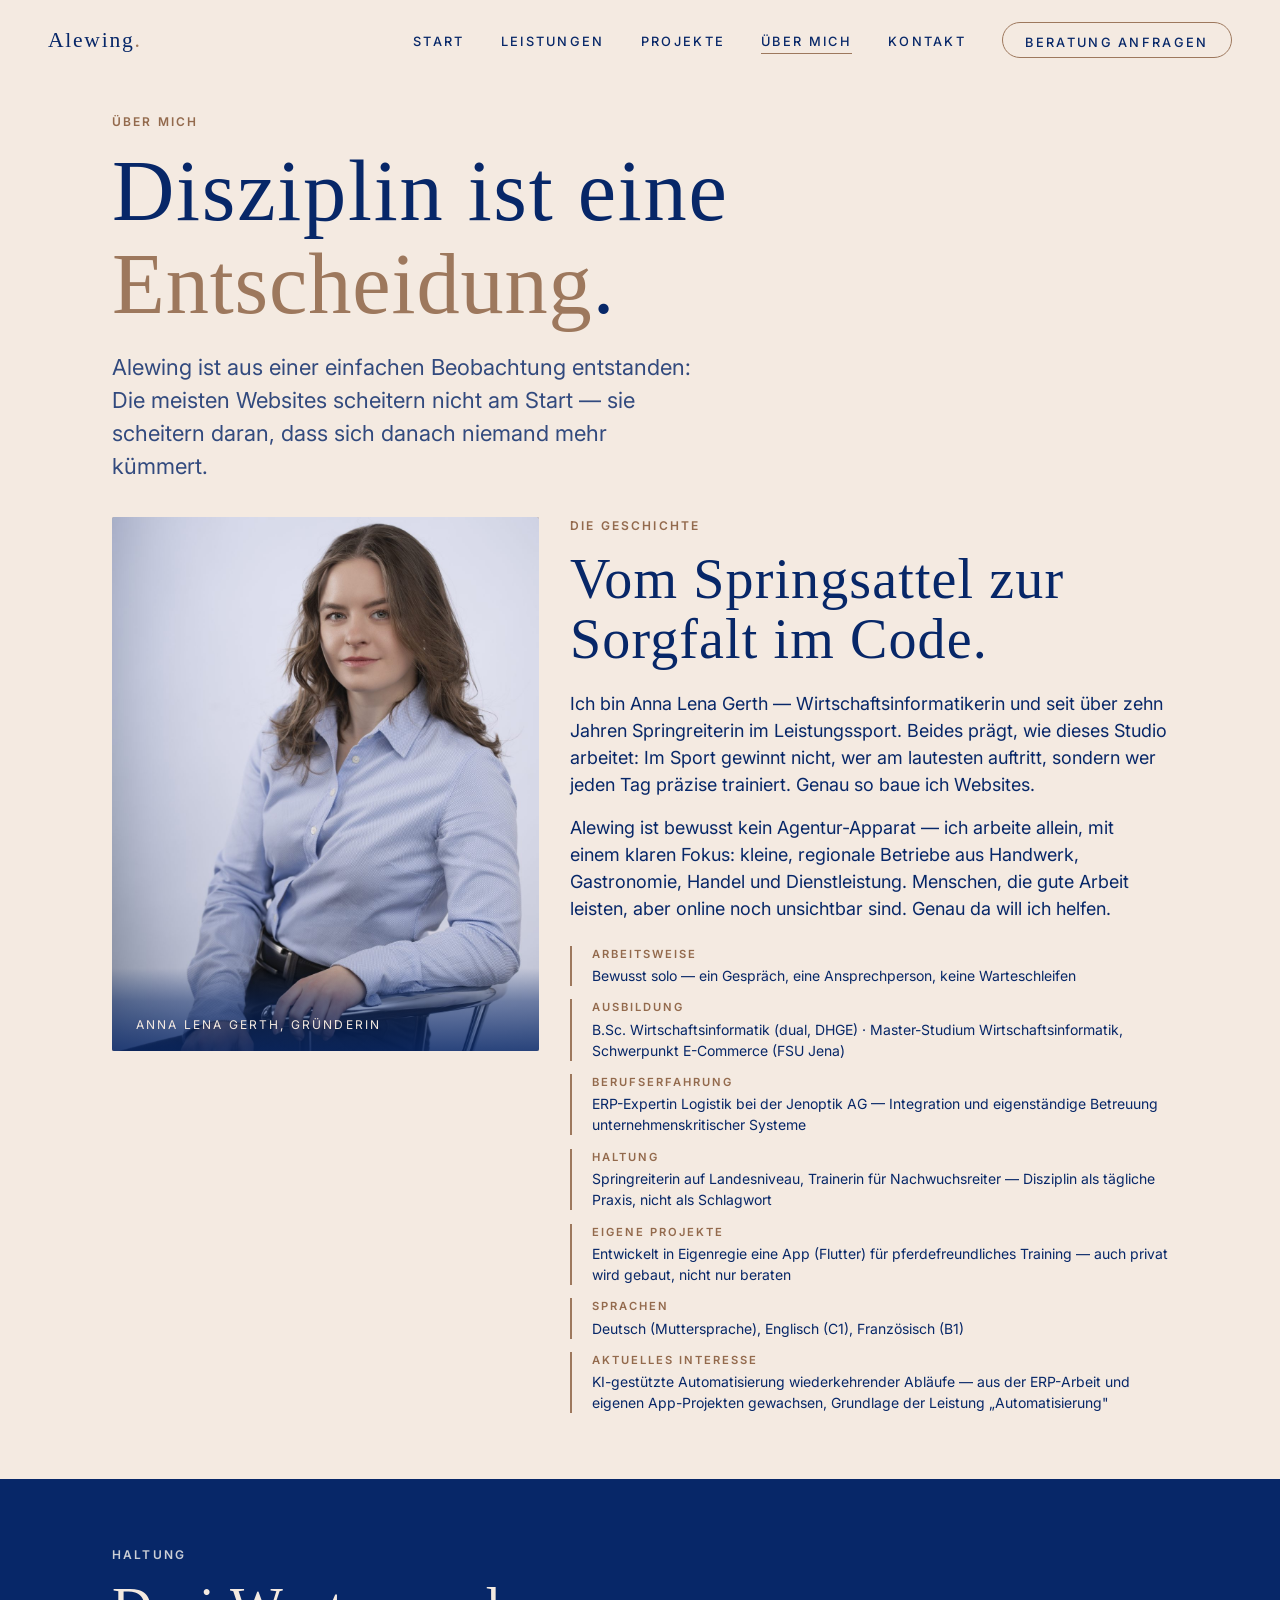
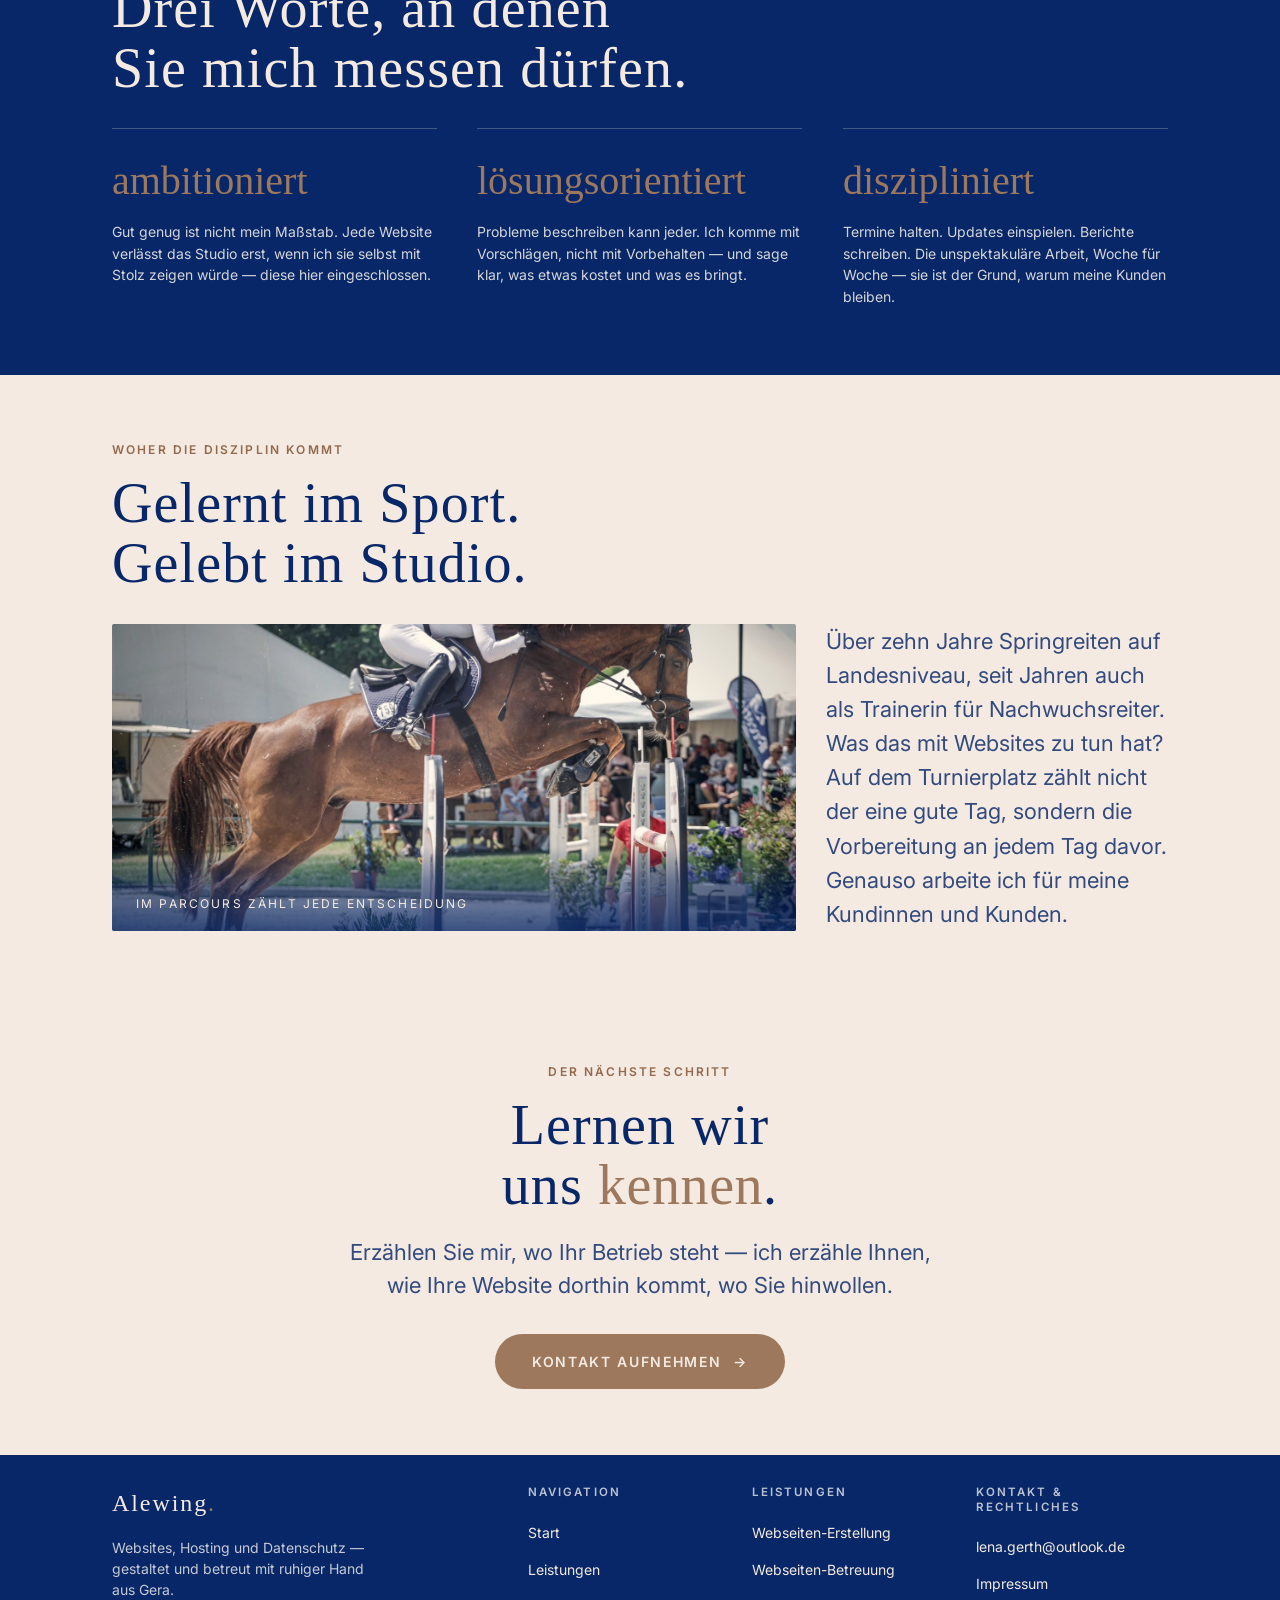
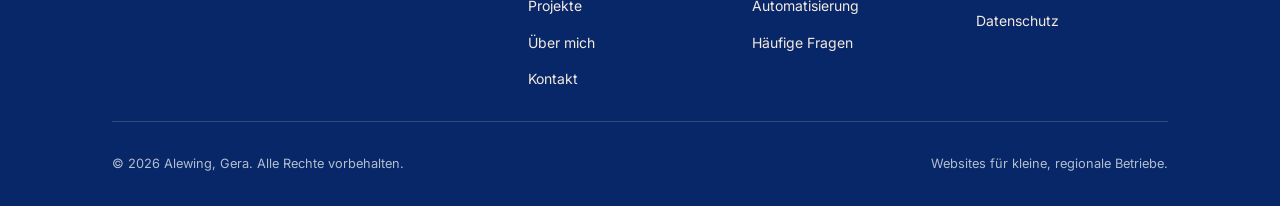
<file: ueber-mich.html>
<!DOCTYPE html>
<html lang="de" class="no-js">
<head>
  <meta charset="UTF-8">
  <meta name="viewport" content="width=device-width, initial-scale=1.0">
  <title>Über mich — Alewing</title>
  <meta name="description" content="Die Geschichte hinter Alewing: Anna Lena Gerth verbindet Wirtschaftsinformatik mit der Disziplin des Leistungssports — für Websites, die bleiben.">

  <!-- SEO / GEO: Canonical, Open Graph & Twitter Card -->
  <link rel="canonical" href="https://www.studio-gerth.de/ueber-mich.html">
  <meta property="og:type" content="website">
  <meta property="og:site_name" content="Alewing">
  <meta property="og:locale" content="de_DE">
  <meta property="og:title" content="Über mich — Alewing">
  <meta property="og:description" content="Die Geschichte hinter Alewing: Anna Lena Gerth verbindet Wirtschaftsinformatik mit der Disziplin des Leistungssports — für Websites, die bleiben.">
  <meta property="og:url" content="https://www.studio-gerth.de/ueber-mich.html">
  <meta property="og:image" content="https://www.studio-gerth.de/assets/og-image.jpg">
  <meta property="og:image:width" content="1200">
  <meta property="og:image:height" content="630">
  <meta name="twitter:card" content="summary_large_image">
  <meta name="twitter:title" content="Über mich — Alewing">
  <meta name="twitter:description" content="Die Geschichte hinter Alewing: Anna Lena Gerth verbindet Wirtschaftsinformatik mit der Disziplin des Leistungssports — für Websites, die bleiben.">
  <meta name="twitter:image" content="https://www.studio-gerth.de/assets/og-image.jpg">
  <meta name="theme-color" content="#072768">

  <script type="application/ld+json">
{
  "@context": "https://schema.org",
  "@graph": [
    {
      "@type": "ProfessionalService",
      "@id": "https://www.studio-gerth.de/#organization",
      "name": "Alewing",
      "url": "https://www.studio-gerth.de/",
      "image": "https://www.studio-gerth.de/assets/og-image.jpg",
      "description": "Alewing baut Websites für kleine, regionale Betriebe — persönlich betreut, mit Hosting und DSGVO-Datenschutz aus einer Hand.",
      "founder": {
        "@type": "Person",
        "name": "Anna Lena Gerth"
      },
      "address": {
        "@type": "PostalAddress",
        "streetAddress": "Naulitz 9a",
        "postalCode": "07554",
        "addressLocality": "Gera",
        "addressRegion": "Thüringen",
        "addressCountry": "DE"
      },
      "email": "lena.gerth@outlook.de",
      "telephone": "+49-1520-2758286",
      "areaServed": {
        "@type": "Country",
        "name": "Deutschland"
      },
      "priceRange": "€€",
      "knowsLanguage": [
        "de",
        "en"
      ]
    },
    {
      "@type": "AboutPage",
      "@id": "https://www.studio-gerth.de/ueber-mich.html",
      "url": "https://www.studio-gerth.de/ueber-mich.html",
      "name": "Über mich — Alewing",
      "mainEntity": {
        "@type": "Person",
        "name": "Anna Lena Gerth",
        "jobTitle": "Gründerin, Alewing",
        "worksFor": {
          "@id": "https://www.studio-gerth.de/#organization"
        },
        "description": "Wirtschaftsinformatikerin und Springreiterin im Leistungssport. Verbindet Handwerk aus der Unternehmens-IT mit der Disziplin des Leistungssports.",
        "knowsAbout": [
          "Webentwicklung",
          "Wirtschaftsinformatik",
          "DSGVO",
          "E-Commerce",
          "App-Entwicklung",
          "ERP-Systeme"
        ]
      }
    },
    {
      "@type": "BreadcrumbList",
      "itemListElement": [
        {
          "@type": "ListItem",
          "position": 1,
          "name": "Start",
          "item": "https://www.studio-gerth.de/"
        },
        {
          "@type": "ListItem",
          "position": 2,
          "name": "Über mich",
          "item": "https://www.studio-gerth.de/ueber-mich.html"
        }
      ]
    }
  ]
}
  </script>

  <link rel="preconnect" href="https://api.fontshare.com" crossorigin>
  <link href="https://api.fontshare.com/v2/css?f[]=melodrama@400,500,600&amp;f[]=britney@400,700&amp;display=swap" rel="stylesheet">
  <link rel="preconnect" href="https://fonts.googleapis.com">
  <link rel="preconnect" href="https://fonts.gstatic.com" crossorigin>
  <link href="https://fonts.googleapis.com/css2?family=Inter:wght@400;500;600&amp;display=swap" rel="stylesheet">

  <!-- Favicon: Monogramm "A." als Inline-SVG (keine Bilddatei nötig) -->
  <link rel="icon" href="data:image/svg+xml,%3Csvg xmlns='http://www.w3.org/2000/svg' viewBox='0 0 64 64'%3E%3Crect width='64' height='64' fill='%23072768'/%3E%3Ctext x='32' y='44' font-family='Georgia,serif' font-size='36' fill='%23F4EAE1' text-anchor='middle'%3EA.%3C/text%3E%3C/svg%3E">

  <link rel="stylesheet" href="css/style.css">
</head>
<body>
  <a class="skip-link" href="#main">Zum Inhalt springen</a>
  <div class="scroll-progress" aria-hidden="true"></div>

  <header class="site-header">
    <div class="container container--wide header-inner">
      <a class="brand" href="index.html">Alewing<span class="brand-dot">.</span></a>

      <nav class="site-nav" aria-label="Hauptnavigation">
        <ul class="nav-list">
          <li><a href="index.html">Start</a></li>
          <li><a href="leistungen.html">Leistungen</a></li>
          <li><a href="projekte.html">Projekte</a></li>
          <li><a href="ueber-mich.html" aria-current="page">Über mich</a></li>
          <li><a href="kontakt.html">Kontakt</a></li>
          <li><a class="nav-cta" href="kontakt.html">Beratung anfragen</a></li>
        </ul>
      </nav>

      <button class="nav-toggle" aria-expanded="false" aria-label="Menü öffnen" aria-controls="nav-overlay">
        <span class="bar"></span><span class="bar"></span><span class="bar"></span>
      </button>
    </div>
  </header>

  <nav class="nav-overlay" id="nav-overlay" aria-label="Mobile Navigation">
    <ul>
      <li><a href="index.html">Start</a></li>
      <li><a href="leistungen.html">Leistungen</a></li>
          <li><a href="projekte.html">Projekte</a></li>
      <li><a href="ueber-mich.html" aria-current="page">Über mich</a></li>
      <li><a href="kontakt.html">Kontakt</a></li>
    </ul>
    <p class="overlay-meta">
      Alewing · Gera<br>
      <a href="mailto:lena.gerth@outlook.de">lena.gerth@outlook.de</a>
    </p>
  </nav>

  <main id="main">

    <!-- Seitenkopf -->
    <section class="page-hero" aria-labelledby="page-heading">
      <div class="container">
        <span class="eyebrow" data-reveal>Über mich</span>
        <h1 id="page-heading" data-reveal style="--reveal-delay: 0.08s">
          Disziplin ist eine <span class="script">Entscheidung</span>.
        </h1>
        <p class="lead" data-reveal style="--reveal-delay: 0.16s">
          Alewing ist aus einer einfachen Beobachtung entstanden:
          Die meisten Websites scheitern nicht am Start — sie scheitern daran,
          dass sich danach niemand mehr kümmert.
        </p>
      </div>
    </section>

    <!-- Markenstory -->
    <section class="section section--flush section--flush-bottom" aria-labelledby="story-heading">
      <div class="container">
        <div class="about-grid">
          <figure class="media media--silk about-portrait" data-reveal>
            <!-- Sobald assets/portrait-founder.jpg im Repo liegt (siehe assets/README.md),
                 wird das Bild automatisch angezeigt; bis dahin bleibt die Seiden-Textur
                 als Hintergrund sichtbar. -->
            <img src="assets/portrait-founder.jpg" alt="Porträt von Anna Lena Gerth, Gründerin von Alewing" loading="lazy" width="1200" height="1500" style="position:absolute; inset:0; width:100%; height:100%; object-fit:cover;" onerror="this.style.display='none'">
            <figcaption class="media-caption">Anna Lena Gerth, Gründerin</figcaption>
          </figure>
          <div data-reveal style="--reveal-delay: 0.08s">
            <span class="eyebrow">Die Geschichte</span>
            <h2 id="story-heading">Vom Springsattel zur Sorgfalt im Code.</h2>
            <div class="prose" style="margin-top: 1.25rem">
              <p>
                Ich bin Anna Lena Gerth — Wirtschaftsinformatikerin und seit
                über zehn Jahren Springreiterin im Leistungssport. Beides
                prägt, wie dieses Studio arbeitet: Im Sport gewinnt nicht,
                wer am lautesten auftritt, sondern wer jeden Tag präzise
                trainiert. Genau so baue ich Websites.
              </p>
              <p>
                Alewing ist bewusst kein Agentur-Apparat — ich arbeite
                allein, mit einem klaren Fokus: kleine, regionale Betriebe
                aus Handwerk, Gastronomie, Handel und Dienstleistung.
                Menschen, die gute Arbeit leisten, aber online noch
                unsichtbar sind. Genau da will ich helfen.
              </p>
            </div>
            <ul class="founder-facts">
              <li>
                <span class="fact-label">Arbeitsweise</span>
                <span class="fact-value">Bewusst solo — ein Gespräch, eine Ansprechperson, keine Warteschleifen</span>
              </li>
              <li>
                <span class="fact-label">Ausbildung</span>
                <span class="fact-value">B.Sc. Wirtschaftsinformatik (dual, DHGE) · Master-Studium Wirtschaftsinformatik, Schwerpunkt E-Commerce (FSU Jena)</span>
              </li>
              <li>
                <span class="fact-label">Berufserfahrung</span>
                <span class="fact-value">ERP-Expertin Logistik bei der Jenoptik AG — Integration und eigenständige Betreuung unternehmenskritischer Systeme</span>
              </li>
              <li>
                <span class="fact-label">Haltung</span>
                <span class="fact-value">Springreiterin auf Landesniveau, Trainerin für Nachwuchsreiter — Disziplin als tägliche Praxis, nicht als Schlagwort</span>
              </li>
              <li>
                <span class="fact-label">Eigene Projekte</span>
                <span class="fact-value">Entwickelt in Eigenregie eine App (Flutter) für pferdefreundliches Training — auch privat wird gebaut, nicht nur beraten</span>
              </li>
              <li>
                <span class="fact-label">Sprachen</span>
                <span class="fact-value">Deutsch (Muttersprache), Englisch (C1), Französisch (B1)</span>
              </li>
              <li>
                <span class="fact-label">Aktuelles Interesse</span>
                <span class="fact-value">KI-gestützte Automatisierung wiederkehrender Abläufe — aus der ERP-Arbeit und eigenen App-Projekten gewachsen, Grundlage der Leistung „Automatisierung"</span>
              </li>
            </ul>
          </div>
        </div>
      </div>
    </section>

    <!-- Haltung / Werte -->
    <section class="section on-dark" aria-labelledby="values-heading">
      <div class="container">
        <div class="section-head" data-reveal>
          <span class="eyebrow">Haltung</span>
          <h2 id="values-heading">Drei Worte, an denen Sie mich messen dürfen.</h2>
        </div>
        <div class="values-grid">
          <div class="value-item" data-reveal>
            <span class="value-word">ambitioniert</span>
            <p>
              Gut genug ist nicht mein Maßstab. Jede Website verlässt das
              Studio erst, wenn ich sie selbst mit Stolz zeigen würde —
              diese hier eingeschlossen.
            </p>
          </div>
          <div class="value-item" data-reveal style="--reveal-delay: 0.08s">
            <span class="value-word">lösungsorientiert</span>
            <p>
              Probleme beschreiben kann jeder. Ich komme mit Vorschlägen,
              nicht mit Vorbehalten — und sage klar, was etwas kostet und
              was es bringt.
            </p>
          </div>
          <div class="value-item" data-reveal style="--reveal-delay: 0.24s">
            <span class="value-word">diszipliniert</span>
            <p>
              Termine halten. Updates einspielen. Berichte schreiben.
              Die unspektakuläre Arbeit, Woche für Woche — sie ist der Grund,
              warum meine Kunden bleiben.
            </p>
          </div>
        </div>
      </div>
    </section>

    <!-- ================================================================
         SPORT-BELEG — ersetzt ein erfundenes Zitat durch echte Turnierfotos:
         zeigt statt zu behaupten, woher „diszipliniert" wirklich kommt.
         ================================================================ -->
    <section class="section" aria-labelledby="sport-heading">
      <div class="container">
        <div class="section-head" data-reveal>
          <span class="eyebrow">Woher die Disziplin kommt</span>
          <h2 id="sport-heading">Gelernt im Sport. Gelebt im Studio.</h2>
        </div>
        <div class="sport-proof">
          <figure class="media" data-reveal>
            <img src="assets/Lena-turnier-sprung.jpg" alt="Anna Lena Gerth im Parcours-Sprung bei einem Turnier" loading="lazy" width="1600" height="1066" style="position:absolute; inset:0; width:100%; height:100%; object-fit:cover;">
            <figcaption class="media-caption">Im Parcours zählt jede Entscheidung</figcaption>
          </figure>
          <div class="sport-proof-side" data-reveal style="--reveal-delay: 0.08s">
            <p>
              Über zehn Jahre Springreiten auf Landesniveau, seit Jahren auch
              als Trainerin für Nachwuchsreiter. Was das mit Websites zu tun
              hat? Auf dem Turnierplatz zählt nicht der eine gute Tag, sondern
              die Vorbereitung an jedem Tag davor. Genauso arbeite ich für
              meine Kundinnen und Kunden.
            </p>
          </div>
        </div>
      </div>
    </section>

    <!-- CTA -->
    <section class="section cta-band" aria-labelledby="cta-heading">
      <div class="container">
        <span class="eyebrow" data-reveal>Der nächste Schritt</span>
        <h2 id="cta-heading" data-reveal style="--reveal-delay: 0.08s">
          Lernen wir uns <span class="script">kennen</span>.
        </h2>
        <p class="lead" data-reveal style="--reveal-delay: 0.16s">
          Erzählen Sie mir, wo Ihr Betrieb steht — ich erzähle Ihnen,
          wie Ihre Website dorthin kommt, wo Sie hinwollen.
        </p>
        <div class="cta-actions" data-reveal style="--reveal-delay: 0.24s">
          <a class="btn btn--primary" href="kontakt.html">Kontakt aufnehmen <span class="btn-arrow" aria-hidden="true">→</span></a>
        </div>
      </div>
    </section>

  </main>

  <footer class="site-footer">
    <div class="container">
      <div class="footer-grid">
        <div class="footer-brand">
          <a class="brand" href="index.html">Alewing<span class="brand-dot">.</span></a>
          <p>Websites, Hosting und Datenschutz — gestaltet und betreut mit ruhiger Hand aus Gera.</p>
        </div>
        <nav class="footer-col" aria-label="Footer-Navigation">
          <h3>Navigation</h3>
          <ul>
            <li><a href="index.html">Start</a></li>
            <li><a href="leistungen.html">Leistungen</a></li>
            <li><a href="projekte.html">Projekte</a></li>
            <li><a href="ueber-mich.html">Über mich</a></li>
            <li><a href="kontakt.html">Kontakt</a></li>
          </ul>
        </nav>
        <div class="footer-col">
          <h3>Leistungen</h3>
          <ul>
            <li><a href="leistungen.html#erstellung">Webseiten-Erstellung</a></li>
            <li><a href="leistungen.html#betreuung">Webseiten-Betreuung</a></li>
            <li><a href="leistungen.html#automatisierung">Automatisierung</a></li>
            <li><a href="leistungen.html#faq">Häufige Fragen</a></li>
          </ul>
        </div>
        <div class="footer-col">
          <h3>Kontakt &amp; Rechtliches</h3>
          <ul>
            <li><a href="mailto:lena.gerth@outlook.de">lena.gerth@outlook.de</a></li>
            <li><a href="impressum.html">Impressum</a></li>
            <li><a href="datenschutz.html">Datenschutz</a></li>
          </ul>
        </div>
      </div>
      <div class="footer-bottom">
        <p>© <span data-year>2026</span> Alewing, Gera. Alle Rechte vorbehalten.</p>
        <p>Websites für kleine, regionale Betriebe.</p>
      </div>
    </div>
  </footer>

  <script src="js/main.js"></script>
</body>
</html>
</file>
<file: css/style.css>
/* ==========================================================================
   ALEWING — Quiet Luxury / Editorial Discipline
   Design-System & Layout
   --------------------------------------------------------------------------
   Farbwelt:  Navy & Steel-Blue (Vertrauen, Professionalität)
              Cream, Tan & Brown (Wärme, Exklusivität)
   Typo:      Melodrama (Display-Serif) · Britney (Script-Akzent, sparsam)
              Inter (Fließtext & UI)
   Prinzip:   Mobile-first · viel Weißraum · ruhige Bewegung
   ========================================================================== */

/* --------------------------------------------------------------------------
   1. Design-Tokens
   -------------------------------------------------------------------------- */
:root {
  /* Die fünf Markenfarben — keine weiteren Farben erfinden */
  --color-navy: #072768;
  --color-steel-blue: #5079B2;
  --color-cream: #F4EAE1;
  --color-tan: #9D785D;
  --color-brown: #936A4D;

  /* Abgeleitete Tinten & Schleier (ausschließlich aus den fünf Farben gemischt) */
  --tint-cream-deep: color-mix(in srgb, var(--color-cream) 92%, var(--color-tan));
  --tint-navy-soft: color-mix(in srgb, var(--color-navy) 8%, var(--color-cream));
  --veil-navy-40: color-mix(in srgb, var(--color-navy) 40%, transparent);
  --veil-navy-70: color-mix(in srgb, var(--color-navy) 70%, transparent);
  --line-soft: color-mix(in srgb, var(--color-tan) 35%, transparent);

  /* Typografie */
  --font-display: "Melodrama", "Cormorant Garamond", Georgia, serif;
  --font-script: "Britney", "Melodrama", Georgia, serif;
  --font-body: "Inter", "Helvetica Neue", Arial, sans-serif;

  --text-body: clamp(1rem, 0.95rem + 0.25vw, 1.125rem);
  --text-small: 0.875rem;
  --text-lead: clamp(1.125rem, 1rem + 0.6vw, 1.375rem);
  --text-h3: clamp(1.375rem, 1.2rem + 0.9vw, 1.75rem);
  --text-h2: clamp(2rem, 1.5rem + 2.5vw, 3.5rem);
  /* Eine zweite, kleinere H2-Stufe für dichtere Kontexte (Leistungs-Detail,
     Rechtsseiten) — ersetzt zwei vorherige, unabhängig erfundene clamp()-Werte,
     die dieselbe Semantik unterschiedlich groß darstellten. */
  --text-h2-compact: clamp(1.6rem, 1.3rem + 1.5vw, 2.5rem);
  --text-h1: clamp(2.75rem, 1.8rem + 4.5vw, 5.5rem);
  --text-hero: clamp(2.5rem, 1.5rem + 6vw, 6.5rem);

  --tracking-wide: 0.18em;
  --tracking-head: 0.02em;

  /* Rhythmus — kompakter als zuvor: höhere Informationsdichte, weniger
     frei schwebender Leerraum zwischen den Blöcken */
  --space-section: clamp(2.25rem, 1.75rem + 3vw, 4.25rem);
  --space-section-sm: calc(var(--space-section) * 0.5);
  --space-inner: clamp(1.25rem, 1rem + 1.1vw, 2.1rem);
  --container: 72rem;
  --container-wide: 86rem;
  --gutter: clamp(1.25rem, 4vw, 3rem);

  /* Bewegung */
  --ease-out: cubic-bezier(0.22, 1, 0.36, 1);
  --dur-reveal: 0.9s;
  /* Reveal-Staffelung: Verzögerungen sind Vielfache von --stagger
     (0.08s / 0.16s / 0.24s / 0.32s) statt frei gewählter Werte. */
  --stagger: 0.08s;

  --header-h: 4.5rem;
}

/* --------------------------------------------------------------------------
   2. Reset & Basis
   -------------------------------------------------------------------------- */
*,
*::before,
*::after {
  box-sizing: border-box;
  margin: 0;
}

html {
  scroll-behavior: smooth;
  -webkit-text-size-adjust: 100%;
}

body {
  font-family: var(--font-body);
  font-size: var(--text-body);
  font-weight: 400;
  line-height: 1.5;
  color: var(--color-navy);
  background-color: var(--color-cream);
  overflow-x: hidden;
}

img,
svg,
video {
  display: block;
  max-width: 100%;
  height: auto;
}

a {
  color: var(--color-steel-blue);
  text-decoration: none;
  transition: color 0.25s var(--ease-out);
}

a:hover {
  color: var(--color-navy);
}

:focus-visible {
  outline: 2px solid var(--color-steel-blue);
  outline-offset: 3px;
  border-radius: 2px;
}

::selection {
  background: var(--color-navy);
  color: var(--color-cream);
}

/* Anker-Ziele landen nicht unter dem fixen Header */
[id] {
  scroll-margin-top: calc(var(--header-h) + 1.5rem);
}

/* Skip-Link für Tastatur-Nutzer:innen */
.skip-link {
  position: absolute;
  top: -100%;
  left: 1rem;
  z-index: 200;
  padding: 0.75rem 1.25rem;
  background: var(--color-navy);
  color: var(--color-cream);
  font-size: var(--text-small);
  letter-spacing: var(--tracking-wide);
  text-transform: uppercase;
}

.skip-link:focus-visible {
  top: 1rem;
  color: var(--color-cream);
}

/* --------------------------------------------------------------------------
   3. Typografie
   -------------------------------------------------------------------------- */
h1,
h2,
h3,
.display {
  font-family: var(--font-display);
  font-weight: 500;
  line-height: 1.08;
  letter-spacing: var(--tracking-head);
  color: var(--color-navy);
  text-wrap: balance;
}

h1 { font-size: var(--text-h1); }
h2 { font-size: var(--text-h2); }
h3 {
  font-size: var(--text-h3);
  line-height: 1.25;
}

.script {
  font-family: var(--font-script);
  font-weight: 400;
  letter-spacing: 0.01em;
  color: var(--color-tan);
  font-style: normal;
}

.on-dark .script,
.script--light {
  color: var(--color-cream);
}

.eyebrow {
  display: block;
  font-family: var(--font-body);
  font-size: 0.75rem;
  font-weight: 600;
  letter-spacing: var(--tracking-wide);
  text-transform: uppercase;
  color: var(--color-brown);
  margin-bottom: 0.85rem;
}

.on-dark .eyebrow {
  color: color-mix(in srgb, var(--color-cream) 75%, var(--color-steel-blue));
}

.lead {
  font-size: var(--text-lead);
  line-height: 1.5;
  color: color-mix(in srgb, var(--color-navy) 82%, var(--color-cream));
  max-width: 42ch;
}

/* Für editoriale Fließtext-Absätze, die mehr als eine kurze Anmoderation
   sind (z. B. "Warum es zählt") — breiter, damit lange Sätze nicht in
   unnötig viele kurze Zeilen zerfallen. */
.lead--wide {
  max-width: 62ch;
}

p {
  max-width: 62ch;
}

.text-brown { color: var(--color-brown); }

/* Hervorhebung einzelner Wörter im Fließtext (Gewicht + Akzentfarbe,
   nicht die Display-Schrift) — passt sich auf dunklem Grund an, wie
   viele andere Klassen im System (.eyebrow, .script, .lead). */
.text-accent { color: var(--color-tan); }
.on-dark .text-accent { color: var(--color-cream); }

/* Dichter, bewusster Fließtext-Rhythmus für längere Prosa-Blöcke (z. B.
   Markenstory) — ersetzt einzeln inline gesetzte margin-top-Werte */
.prose {
  display: grid;
  gap: 1rem;
}

/* --------------------------------------------------------------------------
   4. Layout-Helfer
   -------------------------------------------------------------------------- */
.container {
  width: 100%;
  max-width: var(--container);
  margin-inline: auto;
  padding-inline: var(--gutter);
}

.container--wide {
  max-width: var(--container-wide);
}

.section {
  padding-block: var(--space-section);
  position: relative;
}

.section--flush { padding-block: 0; }

/* Ersetzt das wiederholt inline gesetzte style="padding-bottom: var(--space-section)"
   auf .section--flush-Blöcken, die nur unten Luft brauchen (Seitenkopf übernimmt oben). */
.section--flush-bottom { padding-block: 0 var(--space-section); }

.section-head {
  max-width: 46rem;
  margin-bottom: var(--space-inner);
}

.on-dark {
  background: var(--color-navy);
  color: var(--color-cream);
}

.on-dark h1,
.on-dark h2,
.on-dark h3,
.on-dark p,
.on-dark .lead {
  color: var(--color-cream);
}

.on-dark .lead {
  color: color-mix(in srgb, var(--color-cream) 85%, var(--color-steel-blue));
}

.rule {
  border: none;
  height: 1px;
  background: var(--line-soft);
  margin-block: var(--space-inner);
}

/* --------------------------------------------------------------------------
   5. Buttons
   -------------------------------------------------------------------------- */
.btn {
  display: inline-flex;
  align-items: center;
  gap: 0.75rem;
  padding: 1rem 2.25rem;
  border: 1px solid transparent;
  border-radius: 999px;
  font-family: var(--font-body);
  font-size: var(--text-small);
  font-weight: 600;
  letter-spacing: 0.12em;
  text-transform: uppercase;
  cursor: pointer;
  transition:
    background-color 0.3s var(--ease-out),
    color 0.3s var(--ease-out),
    border-color 0.3s var(--ease-out),
    transform 0.3s var(--ease-out);
}

.btn:hover {
  transform: translateY(-2px);
}

.btn:active {
  transform: translateY(0);
}

.btn--primary {
  background: var(--color-tan);
  color: var(--color-cream);
}

.btn--primary:hover {
  background: var(--color-brown);
  color: var(--color-cream);
}

.btn--outline {
  border-color: var(--color-navy);
  color: var(--color-navy);
  background: transparent;
}

.btn--outline:hover {
  background: var(--color-navy);
  color: var(--color-cream);
}

.btn--outline-light {
  border-color: var(--color-cream);
  color: var(--color-cream);
  background: transparent;
}

.btn--outline-light:hover {
  background: var(--color-cream);
  color: var(--color-navy);
}

.btn .btn-arrow {
  transition: transform 0.3s var(--ease-out);
}

.btn:hover .btn-arrow {
  transform: translateX(4px);
}

/* Textlink mit Unterstrich-Animation */
.link-line {
  position: relative;
  font-size: var(--text-small);
  font-weight: 600;
  letter-spacing: 0.12em;
  text-transform: uppercase;
  color: var(--color-brown);
  padding-bottom: 0.35rem;
}

.link-line::after {
  content: "";
  position: absolute;
  left: 0;
  bottom: 0;
  width: 100%;
  height: 1px;
  background: currentColor;
  transform: scaleX(0.35);
  transform-origin: left;
  transition: transform 0.4s var(--ease-out);
}

.link-line:hover {
  color: var(--color-navy);
}

.link-line:hover::after {
  transform: scaleX(1);
}

/* --------------------------------------------------------------------------
   6. Header & Navigation
   -------------------------------------------------------------------------- */
.site-header {
  position: fixed;
  inset: 0 0 auto 0;
  z-index: 100;
  height: var(--header-h);
  display: flex;
  align-items: center;
  background: transparent;
  transition:
    background-color 0.4s var(--ease-out),
    box-shadow 0.4s var(--ease-out),
    height 0.4s var(--ease-out);
}

/* Zustand nach dem Scrollen: Cream-Fläche mit feinem Schatten */
.site-header.is-scrolled {
  background: color-mix(in srgb, var(--color-cream) 92%, transparent);
  -webkit-backdrop-filter: blur(12px);
  backdrop-filter: blur(12px);
  box-shadow: 0 1px 0 var(--line-soft), 0 12px 32px -20px var(--veil-navy-40);
}

.header-inner {
  display: flex;
  align-items: center;
  justify-content: space-between;
  gap: 2rem;
  width: 100%;
}

.brand {
  font-family: var(--font-display);
  font-size: 1.35rem;
  font-weight: 500;
  letter-spacing: 0.08em;
  color: var(--color-navy);
  white-space: nowrap;
}

.brand .brand-dot {
  color: var(--color-tan);
}

/* Auf dunklem Hero startet die Marke hell und wechselt beim Scrollen */
.header-on-dark:not(.is-scrolled) .brand,
.header-on-dark:not(.is-scrolled) .nav-list a,
.header-on-dark:not(.is-scrolled) .nav-cta {
  color: var(--color-cream);
}

.header-on-dark:not(.is-scrolled) .nav-cta {
  border-color: color-mix(in srgb, var(--color-cream) 60%, transparent);
}

.site-nav {
  display: none;
}

.nav-list {
  display: flex;
  align-items: center;
  gap: 2.25rem;
  list-style: none;
  padding: 0;
}

.nav-list a {
  font-size: 0.8rem;
  font-weight: 500;
  letter-spacing: var(--tracking-wide);
  text-transform: uppercase;
  color: var(--color-navy);
  position: relative;
  padding-bottom: 0.3rem;
}

.nav-list a::after {
  content: "";
  position: absolute;
  left: 0;
  bottom: 0;
  width: 100%;
  height: 1px;
  background: var(--color-tan);
  transform: scaleX(0);
  transform-origin: left;
  transition: transform 0.35s var(--ease-out);
}

.nav-list a:hover::after,
.nav-list a[aria-current="page"]::after {
  transform: scaleX(1);
}

.nav-cta {
  display: inline-block;
  padding: 0.6rem 1.4rem;
  border: 1px solid var(--color-tan);
  border-radius: 999px;
  font-size: 0.75rem;
  font-weight: 600;
  letter-spacing: var(--tracking-wide);
  text-transform: uppercase;
  color: var(--color-navy);
  transition:
    background-color 0.3s var(--ease-out),
    color 0.3s var(--ease-out);
}

.nav-cta:hover {
  background: var(--color-tan);
  color: var(--color-cream);
}

/* Mobiler Menü-Button */
.nav-toggle {
  display: inline-flex;
  flex-direction: column;
  justify-content: center;
  gap: 6px;
  width: 44px;
  height: 44px;
  padding: 10px;
  border: none;
  background: transparent;
  cursor: pointer;
  z-index: 120;
}

.nav-toggle .bar {
  display: block;
  width: 100%;
  height: 1.5px;
  background: var(--color-navy);
  transition: transform 0.35s var(--ease-out), opacity 0.25s;
}

.header-on-dark:not(.is-scrolled) .nav-toggle .bar {
  background: var(--color-cream);
}

.nav-toggle[aria-expanded="true"] .bar {
  background: var(--color-cream);
}

.nav-toggle[aria-expanded="true"] .bar:nth-child(1) {
  transform: translateY(7.5px) rotate(45deg);
}

.nav-toggle[aria-expanded="true"] .bar:nth-child(2) {
  opacity: 0;
}

.nav-toggle[aria-expanded="true"] .bar:nth-child(3) {
  transform: translateY(-7.5px) rotate(-45deg);
}

/* Mobiles Overlay-Menü: Navy-Fläche, große Serif-Einträge */
.nav-overlay {
  position: fixed;
  inset: 0;
  z-index: 110;
  display: flex;
  flex-direction: column;
  justify-content: center;
  padding: var(--gutter);
  background: var(--color-navy);
  opacity: 0;
  visibility: hidden;
  transition: opacity 0.45s var(--ease-out), visibility 0s linear 0.45s;
}

.nav-overlay.is-open {
  opacity: 1;
  visibility: visible;
  transition: opacity 0.45s var(--ease-out);
}

.nav-overlay ul {
  list-style: none;
  padding: 0;
  display: grid;
  gap: 1.25rem;
}

.nav-overlay a {
  font-family: var(--font-display);
  font-size: clamp(2rem, 8vw, 3.25rem);
  color: var(--color-cream);
  line-height: 1.15;
  display: inline-block;
  transform: translateY(1.5rem);
  opacity: 0;
  transition: transform 0.6s var(--ease-out), opacity 0.6s var(--ease-out), color 0.3s;
}

.nav-overlay.is-open a {
  transform: translateY(0);
  opacity: 1;
}

.nav-overlay li:nth-child(2) a { transition-delay: 0.05s; }
.nav-overlay li:nth-child(3) a { transition-delay: 0.1s; }
.nav-overlay li:nth-child(4) a { transition-delay: 0.15s; }
.nav-overlay li:nth-child(5) a { transition-delay: 0.2s; }

.nav-overlay a:hover,
.nav-overlay a[aria-current="page"] {
  color: var(--color-tan);
}

.nav-overlay .overlay-meta {
  margin-top: 3rem;
  font-size: var(--text-small);
  color: color-mix(in srgb, var(--color-cream) 70%, var(--color-steel-blue));
}

.nav-overlay .overlay-meta a {
  font-family: var(--font-body);
  font-size: inherit;
  color: inherit;
  opacity: 1;
  transform: none;
}

body.nav-open {
  overflow: hidden;
}

/* --------------------------------------------------------------------------
   7. Hero (Startseite) — GSAP/ScrollTrigger Video-Scrubbing, Navy → Cream
   -------------------------------------------------------------------------- */
.hero {
  position: relative;
}

/* Pin-Ziel für ScrollTrigger (siehe js/main.js, Abschnitt 4) — die
   Scrollstrecke selbst legt GSAP per pin-spacer automatisch an. */
#hero-scroll-container {
  position: relative;
  height: 100vh;
  height: 100svh;
  overflow: hidden;
  background: var(--color-navy);
}

/* Radiale Navy-Glut über dem Video: mix-blend-mode: screen hebt das
   Schwarz am Bildrand auf, sodass das Video nahtlos in die Navy-Bühne
   übergeht statt als hartes schwarzes Rechteck zu wirken. */
.hero-silk {
  position: absolute;
  z-index: 2;
  inset: 0;
  pointer-events: none;
  mix-blend-mode: screen;
  background:
    radial-gradient(60% 70% at 15% 15%, color-mix(in srgb, var(--color-steel-blue) 40%, transparent), transparent 65%),
    radial-gradient(85% 75% at 50% 50%, transparent 40%, color-mix(in srgb, var(--color-navy) 85%, var(--color-steel-blue)) 75%, var(--color-navy) 100%);
}

/* Standbild: verhindert unnatürliche KI-Augenbewegungen beim Laden, bis
   der erste Scroll das Video übernehmen lässt (main.js blendet es aus). */
#hero-fallback-image {
  position: absolute;
  z-index: 1;
  inset: 0;
  background-position: center;
  background-size: cover;
  background-repeat: no-repeat;
  will-change: opacity;
}

/* Über die gesamte Bühne fixiert, Video zoomt ab Scroll-Hälfte per JS heran */
#hero-video {
  position: absolute;
  z-index: 0;
  inset: 0;
  width: 100%;
  height: 100%;
  object-fit: cover;
  will-change: transform;
}

/* Editierbares, scharfes HTML über dem Video — sichtbar bis der Effekt
   es im ersten Drittel des Scrollwegs ausblendet (siehe js/main.js).
   Bewusst tief positioniert: "noch keine" ragt leicht über den Laptop im
   Hintergrund, "webseite?" liegt auf dessen Höhe daneben. */
.hero-intro-copy {
  position: absolute;
  z-index: 4;
  top: auto;
  bottom: 32%;
  left: var(--gutter);
  max-width: min(28rem, 44vw);
  will-change: opacity, transform;
}

.hero-intro-copy-line {
  margin: 0;
  font-family: var(--font-display);
  font-weight: 500;
  line-height: 1.05;
  color: var(--color-cream);
}

h1.hero-intro-copy-line {
  font-size: var(--text-hero);
  max-width: 12ch;
}

.hero-intro-copy .script {
  font-size: 1.06em;
  /* Auf Navy braucht der Tan-Akzent mehr Leuchtkraft */
  color: color-mix(in srgb, var(--color-tan) 55%, var(--color-cream));
}

/* Kleiner Subtext, bewusst vom Heading gelöst und nah an den unteren
   Rand der Hero-Bühne gerückt — eigenständig lesbar, nicht daran geklebt */
.hero-intro-sub {
  position: absolute;
  z-index: 4;
  left: var(--gutter);
  bottom: clamp(4.5rem, 12vh, 7rem);
  max-width: min(24rem, 44vw);
  margin: 0;
  font-size: clamp(1.2rem, 2.5vw, 1.65rem);
  font-weight: 400;
  color: color-mix(in srgb, var(--color-cream) 88%, var(--color-steel-blue));
  will-change: opacity, transform;
}

/* Ausgeschalteter Laptop-Bildschirm: tiefschwarz, anfangs komplett
   unsichtbar — blendet erst ein, wenn das Video ganz herangezoomt ist */
.laptop-screen-overlay {
  position: absolute;
  z-index: 5;
  inset: 0;
  display: flex;
  align-items: center;
  justify-content: center;
  background: #000000;
  opacity: 0;
  will-change: opacity;
}

.laptop-screen-overlay-inner {
  max-width: min(46rem, 80vw);
  text-align: center;
  display: grid;
  gap: 1.25rem;
  padding-inline: var(--gutter);
}

.trigger-headline,
.trigger-text {
  margin: 0;
  opacity: 0;
  transform: translateY(30px);
  will-change: opacity, transform;
}

.trigger-headline {
  font-family: var(--font-display);
  font-weight: 500;
  font-size: var(--text-h1);
  line-height: 1.05;
  color: var(--color-cream);
}

.trigger-text {
  font-size: var(--text-lead);
  color: color-mix(in srgb, var(--color-cream) 85%, var(--color-steel-blue));
}

.hero-kicker {
  position: absolute;
  top: calc(var(--header-h) + clamp(1rem, 4vh, 3rem));
  left: 50%;
  transform: translateX(-50%);
  z-index: 4;
  font-size: 0.75rem;
  font-weight: 600;
  letter-spacing: var(--tracking-wide);
  text-transform: uppercase;
  color: color-mix(in srgb, var(--color-cream) 80%, var(--color-steel-blue));
  width: max-content;
  max-width: calc(100vw - 2 * var(--gutter));
  text-align: center;
  will-change: opacity;
}

/* Scroll-Hinweis */
.hero-cue {
  position: absolute;
  bottom: clamp(1.5rem, 5vh, 3rem);
  left: 50%;
  transform: translateX(-50%);
  z-index: 4;
  display: flex;
  flex-direction: column;
  align-items: center;
  gap: 0.75rem;
  color: color-mix(in srgb, var(--color-cream) 75%, var(--color-steel-blue));
  font-size: 0.7rem;
  letter-spacing: var(--tracking-wide);
  text-transform: uppercase;
  will-change: opacity;
}

.hero-cue::after {
  content: "";
  width: 1px;
  height: 3rem;
  background: linear-gradient(to bottom, currentColor, transparent);
  animation: cue-drop 2.2s var(--ease-out) infinite;
}

@keyframes cue-drop {
  0% { transform: scaleY(0); transform-origin: top; }
  45% { transform: scaleY(1); transform-origin: top; }
  55% { transform: scaleY(1); transform-origin: bottom; }
  100% { transform: scaleY(0); transform-origin: bottom; }
}

/* Statischer Hero-Fallback (reduced motion / kein JS): nur Standbild und
   Einstiegstext, kein Scroll-Effekt, kein Bildschirm-Reveal */
.no-js .hero,
.reduced-motion .hero {
  height: auto;
}

.no-js #hero-scroll-container,
.reduced-motion #hero-scroll-container {
  position: relative;
  height: auto;
  min-height: 100vh;
  display: flex;
  flex-direction: column;
  align-items: center;
  justify-content: center;
  gap: 2rem;
  padding: calc(var(--header-h) + 3rem) var(--gutter) 3rem;
}

.no-js .hero-kicker,
.reduced-motion .hero-kicker,
.no-js .hero-cue,
.reduced-motion .hero-cue {
  position: static;
  transform: none;
  opacity: 1;
}

.no-js .hero-intro-copy,
.reduced-motion .hero-intro-copy,
.no-js .hero-intro-sub,
.reduced-motion .hero-intro-sub {
  position: static;
  opacity: 1;
  transform: none;
  max-width: 32rem;
  text-align: center;
  z-index: 2;
}

.no-js #hero-fallback-image,
.reduced-motion #hero-fallback-image {
  position: absolute;
  inset: 0;
  z-index: 1;
}

.no-js #hero-video,
.reduced-motion #hero-video,
.no-js .laptop-screen-overlay,
.reduced-motion .laptop-screen-overlay {
  display: none;
}

.no-js .hero-cue::after,
.reduced-motion .hero-cue::after {
  animation: none;
}

/* --------------------------------------------------------------------------
   8. Editorial-Bausteine
   -------------------------------------------------------------------------- */

/* Bild-Platzhalter im Moodboard-Stil — werden später durch echte Fotografien
   ersetzt (siehe /assets/README.md). Die Flächen tragen die Stimmung schon
   jetzt: warmes Licht, Seide, lange Schatten. */
.media {
  position: relative;
  overflow: hidden;
  border-radius: 2px;
  min-height: 20rem;
  background: var(--tint-cream-deep);
}

.media--silk {
  background:
    radial-gradient(130% 90% at 20% 15%, color-mix(in srgb, var(--color-cream) 70%, var(--color-tan)), transparent 55%),
    radial-gradient(120% 100% at 80% 80%, color-mix(in srgb, var(--color-brown) 55%, var(--color-cream)), transparent 60%),
    radial-gradient(80% 70% at 55% 45%, color-mix(in srgb, var(--color-tan) 75%, var(--color-cream)), transparent 70%),
    linear-gradient(150deg, var(--color-tan), var(--color-brown));
}

.media--light {
  background:
    radial-gradient(100% 120% at 75% 0%, color-mix(in srgb, var(--color-cream) 55%, transparent), transparent 55%),
    linear-gradient(165deg, var(--tint-cream-deep) 0%, color-mix(in srgb, var(--color-tan) 45%, var(--color-cream)) 100%);
}

/* Navy-Duotone-Moment für Section-Übergänge */
.media--duotone {
  background:
    radial-gradient(120% 90% at 25% 20%, color-mix(in srgb, var(--color-steel-blue) 60%, var(--color-navy)), transparent 60%),
    radial-gradient(90% 80% at 80% 85%, color-mix(in srgb, var(--color-steel-blue) 35%, var(--color-navy)), transparent 60%),
    linear-gradient(160deg, var(--color-navy), color-mix(in srgb, var(--color-navy) 72%, var(--color-steel-blue)));
}

/* Steel-Blue-Moment — hellere Variante für Abwechslung zu Navy-Duotone */
.media--steel {
  background:
    radial-gradient(120% 90% at 20% 15%, color-mix(in srgb, var(--color-steel-blue) 85%, var(--color-cream)), transparent 60%),
    radial-gradient(100% 80% at 85% 90%, color-mix(in srgb, var(--color-navy) 40%, var(--color-steel-blue)), transparent 65%),
    linear-gradient(155deg, var(--color-steel-blue), color-mix(in srgb, var(--color-steel-blue) 70%, var(--color-navy)));
}

/* Feines Fensterlicht als Overlay — nur auf den abstrakten Verlaufs-
   Platzhaltern; auf echten Fotos sieht dasselbe Muster wie ein Objektiv-
   Reflex aus, den echte Aufnahmen nicht brauchen. */
.media::after {
  content: "";
  position: absolute;
  inset: 0;
  background: linear-gradient(115deg, transparent 42%, color-mix(in srgb, var(--color-cream) 22%, transparent) 47%, transparent 55%, color-mix(in srgb, var(--color-cream) 14%, transparent) 62%, transparent 70%);
  pointer-events: none;
}

.media:has(img)::after {
  content: none;
}

.media .media-caption {
  position: absolute;
  left: 1.5rem;
  bottom: 1.25rem;
  right: 1.5rem;
  font-size: 0.75rem;
  letter-spacing: var(--tracking-wide);
  text-transform: uppercase;
  color: var(--color-cream);
  opacity: 0.85;
}

/* Echte Fotos haben unvorhersehbaren lokalen Kontrast — die Caption
   bekommt hier zusätzlich einen dunklen Verlauf als Scrim, damit sie
   unabhängig vom Bildinhalt lesbar bleibt (die reinen Verlaufs-Platzhalter
   sind dafür bereits kontrastreich genug und brauchen ihn nicht). */
.media:has(img) .media-caption {
  left: 0;
  right: 0;
  bottom: 0;
  padding: 3rem 1.5rem 1.1rem;
  opacity: 1;
  background: linear-gradient(
    to top,
    color-mix(in srgb, var(--color-navy) 80%, transparent) 0%,
    color-mix(in srgb, var(--color-navy) 45%, transparent) 60%,
    transparent 100%
  );
}

/* --------------------------------------------------------------------------
   9. Leistungs-Karten (Startseite)
   -------------------------------------------------------------------------- */
.services-grid {
  display: grid;
  gap: 1.25rem;
  counter-reset: service;
}

.service-card {
  position: relative;
  padding: 2rem 1.75rem;
  background: color-mix(in srgb, var(--color-cream) 60%, transparent);
  border: 1px solid var(--line-soft);
  border-radius: 2px;
  transition: transform 0.45s var(--ease-out), box-shadow 0.45s var(--ease-out), border-color 0.45s var(--ease-out);
}

.service-card:hover {
  transform: translateY(-6px);
  border-color: color-mix(in srgb, var(--color-tan) 60%, transparent);
  box-shadow: 0 30px 60px -35px var(--veil-navy-40);
}

.service-card .card-index {
  font-family: var(--font-display);
  font-size: 0.95rem;
  letter-spacing: 0.2em;
  color: var(--color-tan);
}

.service-card .card-index::before {
  content: counter(service, upper-roman);
  counter-increment: service;
}

.service-card h3 {
  margin-block: 1rem 0.75rem;
}

.service-card p {
  color: color-mix(in srgb, var(--color-navy) 78%, var(--color-cream));
  font-size: var(--text-small);
  line-height: 1.6;
}

.service-card .link-line {
  margin-top: 1.75rem;
  display: inline-block;
}

.service-card .card-icon {
  width: 3rem;
  height: 3rem;
  color: var(--color-brown);
}

.service-card .card-icon svg {
  width: 100%;
  height: 100%;
}

/* --------------------------------------------------------------------------
   9b. Warme Sektion & Trust-Badges — Farbvielfalt jenseits Cream/Navy
   -------------------------------------------------------------------------- */
.section--warm {
  background: linear-gradient(
    155deg,
    color-mix(in srgb, var(--color-brown) 88%, var(--color-navy)),
    color-mix(in srgb, var(--color-brown) 70%, var(--color-navy))
  );
  color: var(--color-cream);
}

.section--warm h2,
.section--warm .eyebrow {
  color: var(--color-cream);
}

.section--warm .eyebrow {
  color: color-mix(in srgb, var(--color-cream) 80%, var(--color-navy));
}

/* Fakten-Grid auf warmem Grund: Label/Wert/Trennlinie auf Cream statt
   Navy umgestellt, sonst gegen den dunkleren Untergrund unlesbar */
.section--warm .fact-item {
  border-left-color: color-mix(in srgb, var(--color-cream) 55%, transparent);
}

.section--warm .fact-item .fact-label {
  color: var(--color-cream);
}

.section--warm .fact-item .fact-value {
  color: color-mix(in srgb, var(--color-cream) 92%, transparent);
}

.section--warm .fact-item strong {
  color: var(--color-cream);
}

.badge-strip {
  display: grid;
  gap: 1px;
  background: color-mix(in srgb, var(--color-cream) 25%, transparent);
  border: 1px solid color-mix(in srgb, var(--color-cream) 25%, transparent);
}

.badge-item {
  padding: 1.4rem 1.5rem;
  background: linear-gradient(155deg, var(--color-tan), var(--color-brown));
  display: flex;
  align-items: center;
  gap: 1rem;
}

.badge-item .badge-icon {
  flex: none;
  width: 1.75rem;
  height: 1.75rem;
  color: var(--color-cream);
}

.badge-item .badge-icon svg {
  width: 100%;
  height: 100%;
}

.badge-item p {
  font-size: var(--text-small);
  font-weight: 500;
  line-height: 1.5;
  color: var(--color-cream);
}

/* --------------------------------------------------------------------------
   9c. Fakten-Grid — belegt Versprechen mit überprüfbaren Fakten statt
   eines weiteren Zitats. Bewusst auf warmem Grund (.section--warm, nicht
   Cream, nicht on-dark): sonst stünden drei helle Cream-Sections in Folge
   (Intro, Leistungen, Fakten), und direkt vor der dunklen Prozess-Section
   wäre ein zweiter dunkler Vollbild-Block ebenfalls zu viel.
   -------------------------------------------------------------------------- */
.fact-grid {
  display: grid;
  gap: 1.5rem 2rem;
}

.fact-item {
  padding-left: 1.25rem;
  border-left: 2px solid var(--color-tan);
}

.fact-item .fact-label {
  display: block;
  font-size: 0.7rem;
  font-weight: 600;
  letter-spacing: var(--tracking-wide);
  text-transform: uppercase;
  color: var(--color-brown);
  margin-bottom: 0.4rem;
}

.fact-item .fact-value {
  font-size: var(--text-small);
  line-height: 1.6;
  color: color-mix(in srgb, var(--color-navy) 82%, var(--color-cream));
}

.fact-item strong {
  color: var(--color-navy);
  font-weight: 600;
}

@media (min-width: 768px) {
  .fact-grid {
    grid-template-columns: repeat(4, 1fr);
  }
}

/* --------------------------------------------------------------------------
   10. Prozess-Sektion
   -------------------------------------------------------------------------- */
.process {
  counter-reset: step;
}

/* Kompaktes Raster statt breiter vertikaler Liste — bei sechs Schritten
   wäre eine lange Zeilen-für-Zeile-Liste unübersichtlich geworden.
   Jede Zelle bekommt oben eine dünne Linie (dasselbe Verbindungsmotiv
   wie .value-item auf "Über mich") statt eigener umrandeter Kästen. */
.process-list {
  list-style: none;
  padding: 0;
  display: grid;
  gap: 1.75rem 1.5rem;
}

.process-step {
  padding-top: 1.25rem;
  border-top: 1px solid color-mix(in srgb, var(--color-cream) 25%, transparent);
}

.process-step::before {
  content: counter(step, upper-roman);
  counter-increment: step;
  display: block;
  font-family: var(--font-display);
  font-size: 1.35rem;
  color: var(--color-tan);
  margin-bottom: 0.6rem;
}

.process-step h3 {
  margin-bottom: 0.4rem;
  font-size: 1.05rem;
}

.process-step p {
  font-size: var(--text-small);
  line-height: 1.55;
  color: color-mix(in srgb, var(--color-cream) 82%, var(--color-steel-blue));
}

/* --------------------------------------------------------------------------
   11. CTA-Band
   -------------------------------------------------------------------------- */
.cta-band {
  text-align: center;
}

.cta-band h2 {
  max-width: 18ch;
  margin-inline: auto;
}

.cta-band .lead {
  margin: 1.25rem auto 2rem;
}

.cta-actions {
  display: flex;
  flex-wrap: wrap;
  gap: 1rem;
  justify-content: center;
}

/* --------------------------------------------------------------------------
   12. Leistungen (Unterseite)
   -------------------------------------------------------------------------- */
.page-hero {
  padding-top: calc(var(--header-h) + var(--space-section-sm));
  padding-bottom: var(--space-section-sm);
}

.page-hero .lead {
  margin-top: 1.25rem;
}

.detail-icon {
  width: 3.25rem;
  height: 3.25rem;
  color: var(--color-brown);
}

.detail-icon svg {
  width: 100%;
  height: 100%;
}

.feature-list {
  list-style: none;
  padding: 0;
  margin-top: 1.1rem;
  display: grid;
  gap: 0.5rem;
  font-size: var(--text-small);
}

.feature-list li {
  display: flex;
  gap: 0.75rem;
  align-items: baseline;
  color: color-mix(in srgb, var(--color-navy) 82%, var(--color-cream));
}

.feature-list li::before {
  content: "—";
  color: var(--color-tan);
  flex: none;
}

.feature-list .tag {
  font-size: 0.7rem;
  letter-spacing: var(--tracking-wide);
  text-transform: uppercase;
  color: var(--color-brown);
}

.benefit {
  margin-top: 1.25rem;
  padding: 1.1rem 1.4rem;
  border-left: 2px solid var(--color-tan);
  background: color-mix(in srgb, var(--color-tan) 8%, transparent);
  font-size: var(--text-small);
  line-height: 1.6;
}

.benefit strong {
  display: block;
  font-size: 0.7rem;
  font-weight: 600;
  letter-spacing: var(--tracking-wide);
  text-transform: uppercase;
  color: var(--color-brown);
  margin-bottom: 0.4rem;
}

/* Richtwerte statt Festpreisen — Trennlinien statt Karten, damit sich das
   Muster in dieselbe ruhige Zeilen-Sprache wie .process-step/.value-item
   einfügt statt eine eigene Preistabellen-Optik einzuführen. */
.pricing-tiers {
  display: grid;
  margin-top: 1.25rem;
}

.pricing-tier {
  display: flex;
  justify-content: space-between;
  align-items: flex-start;
  gap: 1rem;
  padding-block: 0.85rem;
  border-top: 1px solid var(--line-soft);
}

.pricing-tier:first-child {
  border-top: none;
}

.pricing-tier-name {
  display: block;
  font-size: var(--text-small);
  color: color-mix(in srgb, var(--color-navy) 85%, var(--color-cream));
}

.pricing-scope {
  display: block;
  font-size: 0.75rem;
  color: color-mix(in srgb, var(--color-navy) 60%, var(--color-cream));
  margin-top: 0.2rem;
}

.pricing-tier-value {
  flex: none;
  font-family: var(--font-display);
  font-size: 1rem;
  color: var(--color-brown);
  white-space: nowrap;
  text-align: right;
}

.pricing-note {
  margin-top: 0.85rem;
  font-size: 0.8rem;
  line-height: 1.55;
  color: color-mix(in srgb, var(--color-navy) 62%, var(--color-cream));
}

/* --------------------------------------------------------------------------
   12a. Leistungs-Übersicht — drei Karten, im Überblick sichtbar, per
   natives <details>/<summary> aufklappbar (kein JS nötig, wie bei der FAQ
   auf derselben Seite — bewusst dasselbe Muster statt eines neuen Widgets).
   -------------------------------------------------------------------------- */
/* Ein gemeinsames Panel statt drei einzeln umrandeter Karten: die drei
   Leistungen gehören zusammen, nicht nebeneinander gestreut. Trennlinien
   statt eigener Rahmen — und dank align-items: stretch (Grid-Standard)
   ziehen sich diese Trennlinien immer über die volle Panel-Höhe, egal wie
   unterschiedlich lang Überschrift/Text in den einzelnen Feldern sind. */
.capability-panel {
  display: grid;
  border: 1px solid var(--line-soft);
  border-radius: 2px;
  background: color-mix(in srgb, var(--color-cream) 60%, transparent);
  overflow: hidden;
}

.capability-details {
  border-top: 1px solid var(--line-soft);
}

.capability-details:first-child {
  border-top: none;
}

.capability-details[open] {
  background: color-mix(in srgb, var(--color-tan) 6%, transparent);
}

.capability-summary {
  cursor: pointer;
  list-style: none;
  padding: 2rem 1.75rem;
  transition: background-color 0.25s ease;
}

/* Karten mit redaktionellem Foto/Textur-Kopf brauchen kein Padding auf
   der Summary selbst — das übernimmt .capability-summary-body, damit
   das Bild randlos bis an die Panel-Kante reicht. */
.capability-summary:has(.capability-media) {
  padding: 0;
}

@media (hover: hover) and (pointer: fine) {
  .capability-summary:hover {
    background: color-mix(in srgb, var(--color-tan) 6%, transparent);
  }
}

.capability-summary::-webkit-details-marker {
  display: none;
}

/* Redaktionelles Foto (oder Textur-Platzhalter, wenn keines vorliegt) als
   Vollbild-Kopf direkt in der Summary — bewusst keine eigene, separat
   umrandete Karte darüber, sondern derselbe Panel-Ausschnitt wie der Rest. */
.capability-media {
  min-height: 12rem;
}

.capability-summary-body {
  padding: 1.5rem 1.75rem 2rem;
}

/* Erstellung und Betreuung gehören als "Webseiten" zusammen — ein
   gemeinsam beschrifteter Bereich, innen aber klar in zwei Felder
   getrennt. Automatisierung ist keine Website-Leistung im engeren Sinn
   und steht bewusst als eigene Zeile darunter, nicht daneben. */
.capability-group-label {
  display: block;
  padding: 1.5rem 1.75rem 0;
  font-size: 0.7rem;
  font-weight: 600;
  letter-spacing: var(--tracking-wide);
  text-transform: uppercase;
  color: var(--color-brown);
}

.capability-group-row {
  display: grid;
}

.capability-group-row .capability-details {
  border-top: 1px solid var(--line-soft);
}

.capability-group-row .capability-details:first-child {
  border-top: none;
}

.capability-summary .card-index {
  display: block;
  font-family: var(--font-display);
  font-size: 0.95rem;
  letter-spacing: 0.2em;
  color: var(--color-tan);
  margin-bottom: 0.75rem;
}

.capability-summary h3 {
  font-size: var(--text-h3);
  margin-bottom: 0.75rem;
}

.capability-intro {
  font-size: var(--text-small);
  line-height: 1.6;
  color: color-mix(in srgb, var(--color-navy) 78%, var(--color-cream));
}

.capability-toggle {
  display: inline-flex;
  align-items: center;
  gap: 0.5rem;
  margin-top: 1.25rem;
  font-size: 0.7rem;
  font-weight: 600;
  letter-spacing: var(--tracking-wide);
  text-transform: uppercase;
  color: var(--color-brown);
}

.capability-toggle-icon {
  font-family: var(--font-body);
  font-size: 1rem;
  transition: transform 0.25s var(--ease-out);
}

.capability-details[open] .capability-toggle-icon {
  transform: rotate(45deg);
}

.capability-body {
  padding: 0 1.75rem 2rem;
  border-top: 1px solid var(--line-soft);
  margin-top: -1px;
}

/* Der Inhalt blendet sanft ein statt schlagartig zu erscheinen — reine
   Opacity/Transform-Animation (keine Höhe, kein Layout-Kostenpunkt), nur
   in Browsern, die @starting-style kennen; überall sonst erscheint der
   Inhalt einfach sofort, genau wie beim FAQ darunter. */
.capability-body-inner {
  padding-top: 1.5rem;
  opacity: 1;
  transform: translateY(0);
  transition: opacity 0.22s var(--ease-out), transform 0.22s var(--ease-out);
}

@starting-style {
  .capability-details[open] .capability-body-inner {
    opacity: 0;
    transform: translateY(-6px);
  }
}

@media (min-width: 640px) {
  .capability-group-row {
    grid-template-columns: repeat(2, 1fr);
  }

  .capability-group-row .capability-details {
    border-top: none;
  }

  .capability-group-row .capability-details:not(:first-child) {
    border-left: 1px solid var(--line-soft);
  }

  /* Automatisierung steht als einzige Zeile auf voller Breite — Foto
     und Text nebeneinander statt gestapelt, damit der zusätzliche
     Platz nicht ungenutzt bleibt. */
  .capability-summary:has(.capability-media) {
    display: grid;
    grid-template-columns: 1fr 1.2fr;
  }
}

/* --------------------------------------------------------------------------
   12b. FAQ (native <details>/<summary>, kein JS nötig)
   -------------------------------------------------------------------------- */
.faq-list {
  display: grid;
  max-width: 46rem;
}

.faq-item {
  border-top: 1px solid var(--line-soft);
  padding-block: 1.15rem;
}

.faq-item:last-child {
  border-bottom: 1px solid var(--line-soft);
}

.faq-item summary {
  cursor: pointer;
  list-style: none;
  display: flex;
  align-items: baseline;
  justify-content: space-between;
  gap: 1.5rem;
  font-family: var(--font-display);
  font-size: 1.15rem;
  color: var(--color-navy);
}

.faq-item summary::-webkit-details-marker {
  display: none;
}

.faq-item summary::after {
  content: "+";
  flex: none;
  font-family: var(--font-body);
  font-size: 1.1rem;
  color: var(--color-tan);
  transition: transform 0.3s var(--ease-out);
}

.faq-item[open] summary::after {
  transform: rotate(45deg);
}

.faq-item summary:focus-visible {
  outline: 2px solid var(--color-steel-blue);
  outline-offset: 4px;
}

.faq-item p {
  margin-top: 1rem;
  font-size: var(--text-small);
  line-height: 1.6;
  color: color-mix(in srgb, var(--color-navy) 78%, var(--color-cream));
  max-width: 58ch;
}

/* --------------------------------------------------------------------------
   12b. Projekte & Referenzen
   -------------------------------------------------------------------------- */
.empty-state {
  padding: clamp(1.5rem, 3vw, 2.5rem);
  border: 1px solid var(--line-soft);
  background: color-mix(in srgb, var(--color-tan) 7%, transparent);
  max-width: 46rem;
}

.empty-state p {
  font-size: var(--text-small);
  line-height: 1.65;
  color: color-mix(in srgb, var(--color-navy) 82%, var(--color-cream));
}

.empty-state p + p {
  margin-top: 0.85rem;
}

.empty-state .btn {
  margin-top: 1.4rem;
}

/* Bewusst klein und zurückhaltend, damit ein leeres Testimonial-Feld nicht
   dieselbe Bühne bekommt wie ein echter Vertrauensbeweis. */
.empty-state p.empty-state-note {
  margin-top: 1.1rem;
  font-size: 0.8rem;
  color: color-mix(in srgb, var(--color-navy) 60%, var(--color-cream));
}

.project-grid {
  display: grid;
  gap: 1.25rem;
  margin-top: var(--space-inner);
}

/* Gestrichelter Rand ist hier bewusst anders als bei .service-card:
   diese Kategorien sind Beispiele, keine abgeschlossenen Fallstudien —
   der „Skizzen"-Rand trägt diese Ehrlichkeit mit. Kein Hover-Lift, weil
   die Karte selbst kein Link ist (anders als .service-card mit "Mehr
   erfahren"-Link) — ein Hebe-Effekt würde Klickbarkeit vortäuschen. */
.project-card {
  padding: 1.75rem 1.5rem;
  border: 1px dashed color-mix(in srgb, var(--color-tan) 55%, transparent);
  background: color-mix(in srgb, var(--color-cream) 55%, transparent);
  transition: border-color 0.3s var(--ease-out), background-color 0.3s var(--ease-out);
}

.project-card:hover {
  border-color: color-mix(in srgb, var(--color-tan) 85%, transparent);
  background: color-mix(in srgb, var(--color-cream) 75%, transparent);
}

.project-card .card-icon {
  width: 2.5rem;
  height: 2.5rem;
  color: var(--color-brown);
  margin-bottom: 1.25rem;
}

.project-card .card-icon svg {
  width: 100%;
  height: 100%;
}

.project-card h3 {
  font-size: 1.1rem;
  margin-bottom: 0.6rem;
}

.project-card p {
  font-size: var(--text-small);
  line-height: 1.6;
  color: color-mix(in srgb, var(--color-navy) 78%, var(--color-cream));
}

.testimonial-placeholder {
  padding: clamp(1.5rem, 3vw, 2.5rem);
  text-align: center;
  border-top: 1px solid color-mix(in srgb, var(--color-cream) 25%, transparent);
  border-bottom: 1px solid color-mix(in srgb, var(--color-cream) 25%, transparent);
}

.testimonial-placeholder p {
  font-family: var(--font-display);
  font-size: clamp(1.25rem, 1.05rem + 0.9vw, 1.75rem);
  line-height: 1.5;
  max-width: 32rem;
  margin-inline: auto;
  color: var(--color-cream);
}

/* --------------------------------------------------------------------------
   13. Über mich
   -------------------------------------------------------------------------- */
.about-grid {
  display: grid;
  gap: var(--space-inner);
  align-items: start;
}

/* Aspect-ratio statt fixer min-height: das Bild wird nicht mehr je nach
   Spaltenbreite unterschiedlich stark oben/unten beschnitten — es bleibt
   immer vollständig zu sehen, in seinem eigenen Seitenverhältnis (4:5). */
.about-portrait {
  aspect-ratio: 4 / 5;
  min-height: 20rem;
}

.values-grid {
  display: grid;
  gap: 1.25rem;
}

.value-item {
  padding-top: 1.4rem;
  border-top: 1px solid color-mix(in srgb, var(--color-cream) 25%, transparent);
}

.value-item .value-word {
  font-family: var(--font-script);
  font-size: clamp(1.75rem, 1.4rem + 1.5vw, 2.5rem);
  color: var(--color-tan);
  display: block;
  margin-bottom: 0.6rem;
}

.value-item p {
  font-size: var(--text-small);
  line-height: 1.55;
  color: color-mix(in srgb, var(--color-cream) 82%, var(--color-steel-blue));
}

.founder-facts {
  list-style: none;
  padding: 0;
  margin-top: 1.5rem;
  display: grid;
  gap: 0.85rem;
}

.founder-facts li {
  display: grid;
  gap: 0.15rem;
  padding-left: 1.25rem;
  border-left: 2px solid var(--color-tan);
}

.founder-facts .fact-label {
  font-size: 0.7rem;
  font-weight: 600;
  letter-spacing: var(--tracking-wide);
  text-transform: uppercase;
  color: var(--color-brown);
}

.founder-facts .fact-value {
  font-size: var(--text-small);
}

/* Sport-Beleg: ein echtes Turnierfoto statt eines erfundenen Zitats */
.sport-proof {
  display: grid;
  gap: var(--space-inner);
}

.sport-proof > .media {
  min-height: 22rem;
}

.sport-proof-side {
  display: grid;
  align-content: center;
}

.sport-proof-side p {
  font-size: var(--text-lead);
  line-height: 1.55;
  color: color-mix(in srgb, var(--color-navy) 82%, var(--color-cream));
}

@media (min-width: 768px) {
  .sport-proof {
    grid-template-columns: 2fr 1fr;
  }

  .sport-proof > .media {
    min-height: 100%;
  }
}

/* --------------------------------------------------------------------------
   14. Kontakt & Formular
   -------------------------------------------------------------------------- */
.contact-grid {
  display: grid;
  gap: var(--space-inner);
  align-items: start;
}

.contact-form {
  display: grid;
  gap: 1.4rem;
}

.form-field {
  display: grid;
  gap: 0.5rem;
}

.form-field label {
  font-size: 0.75rem;
  font-weight: 600;
  letter-spacing: var(--tracking-wide);
  text-transform: uppercase;
  color: var(--color-brown);
}

.form-field input,
.form-field select,
.form-field textarea {
  font-family: var(--font-body);
  font-size: var(--text-body);
  color: var(--color-navy);
  background: transparent;
  border: none;
  border-bottom: 1px solid color-mix(in srgb, var(--color-tan) 55%, transparent);
  border-radius: 0;
  padding: 0.65rem 0.1rem;
  transition: border-color 0.3s var(--ease-out);
  width: 100%;
}

.form-field textarea {
  resize: vertical;
  min-height: 8rem;
}

.form-field input:focus,
.form-field select:focus,
.form-field textarea:focus {
  outline: none;
  border-bottom-color: var(--color-navy);
}

.form-field input::placeholder,
.form-field textarea::placeholder {
  color: color-mix(in srgb, var(--color-brown) 55%, var(--color-cream));
}

.form-field.has-error input,
.form-field.has-error select,
.form-field.has-error textarea {
  border-bottom-color: var(--color-brown);
}

.field-error {
  font-size: 0.8rem;
  color: var(--color-brown);
  min-height: 1.2em;
}

.form-consent {
  display: flex;
  gap: 0.85rem;
  align-items: flex-start;
  font-size: var(--text-small);
  color: color-mix(in srgb, var(--color-navy) 80%, var(--color-cream));
}

.form-consent input {
  margin-top: 0.3rem;
  accent-color: var(--color-navy);
  width: 1.05rem;
  height: 1.05rem;
  flex: none;
}

.form-status {
  padding: 1.25rem 1.5rem;
  border-left: 2px solid var(--color-steel-blue);
  background: color-mix(in srgb, var(--color-steel-blue) 10%, transparent);
  font-size: var(--text-small);
}

.form-status[hidden] {
  display: none;
}

.contact-meta {
  display: grid;
  gap: 1.5rem;
}

.contact-meta .meta-block h3 {
  font-size: 1.1rem;
  margin-bottom: 0.5rem;
}

.contact-meta .meta-block p,
.contact-meta .meta-block a {
  font-size: var(--text-small);
  line-height: 1.8;
}

.map-placeholder {
  min-height: 16rem;
  display: grid;
  place-items: center;
}

.map-placeholder span {
  position: relative;
  z-index: 1;
  font-size: 0.75rem;
  letter-spacing: var(--tracking-wide);
  text-transform: uppercase;
  color: var(--color-cream);
  text-align: center;
  padding-inline: 1.5rem;
}

/* --------------------------------------------------------------------------
   15. Rechtsseiten
   -------------------------------------------------------------------------- */
.legal-content {
  max-width: 46rem;
}

/* Jeder Abschnitt bekommt einen sichtbaren Trenner statt einer
   ununterbrochenen Textwand — klare Struktur beim Überfliegen */
.legal-content > h2 {
  font-size: var(--text-h2-compact);
  margin-top: var(--space-inner);
  padding-top: var(--space-inner);
  margin-bottom: 0.85rem;
  border-top: 1px solid var(--line-soft);
}

.legal-content > h2:first-child {
  margin-top: 0;
  padding-top: 0;
  border-top: none;
}

.legal-content h3 {
  font-size: 1.15rem;
  margin-top: 1.5rem;
  margin-bottom: 0.6rem;
}

.legal-content p,
.legal-content li {
  font-size: var(--text-small);
  line-height: 1.65;
  color: color-mix(in srgb, var(--color-navy) 85%, var(--color-cream));
}

.legal-content p + p {
  margin-top: 0.85rem;
}

.legal-content ul {
  padding-left: 1.25rem;
  display: grid;
  gap: 0.4rem;
  margin-block: 0.6rem;
}

.legal-content address {
  font-style: normal;
  font-size: var(--text-small);
  line-height: 1.65;
  margin-top: 0.6rem;
}

/* --------------------------------------------------------------------------
   16. Footer
   -------------------------------------------------------------------------- */
.site-footer {
  background: var(--color-navy);
  color: var(--color-cream);
  padding-block: var(--space-inner) 2rem;
  margin-top: 0;
}

.footer-grid {
  display: grid;
  gap: 2rem;
  padding-bottom: var(--space-inner);
  border-bottom: 1px solid color-mix(in srgb, var(--color-cream) 18%, transparent);
}

.footer-brand .brand {
  color: var(--color-cream);
  font-size: 1.5rem;
}

.footer-brand p {
  margin-top: 1rem;
  font-size: var(--text-small);
  color: color-mix(in srgb, var(--color-cream) 72%, var(--color-steel-blue));
  max-width: 30ch;
}

.footer-col h3 {
  font-family: var(--font-body);
  font-size: 0.72rem;
  font-weight: 600;
  letter-spacing: var(--tracking-wide);
  text-transform: uppercase;
  color: color-mix(in srgb, var(--color-cream) 65%, var(--color-steel-blue));
  margin-bottom: 1.15rem;
}

.footer-col ul {
  list-style: none;
  padding: 0;
  display: grid;
  gap: 0.6rem;
}

.footer-col a {
  color: var(--color-cream);
  font-size: var(--text-small);
}

.footer-col a:hover {
  color: var(--color-tan);
}

.footer-bottom {
  display: flex;
  flex-wrap: wrap;
  gap: 1rem;
  justify-content: space-between;
  align-items: center;
  padding-top: 2rem;
  font-size: 0.8rem;
  color: color-mix(in srgb, var(--color-cream) 60%, var(--color-steel-blue));
}

.footer-claim {
  font-family: var(--font-script);
  font-size: 1.1rem;
  color: var(--color-tan);
}

/* --------------------------------------------------------------------------
   17. Scroll-Reveal (IntersectionObserver setzt .is-visible)
   -------------------------------------------------------------------------- */
[data-reveal] {
  opacity: 0;
  transform: translateY(2rem);
  transition:
    opacity var(--dur-reveal) var(--ease-out),
    transform var(--dur-reveal) var(--ease-out);
  transition-delay: var(--reveal-delay, 0s);
  will-change: opacity, transform;
}

[data-reveal="left"] { transform: translateX(-2.5rem); }
[data-reveal="right"] { transform: translateX(2.5rem); }
[data-reveal="fade"] { transform: none; }

[data-reveal].is-visible {
  opacity: 1;
  transform: none;
}

/* Kein JS: Inhalte niemals verstecken */
.no-js [data-reveal] {
  opacity: 1;
  transform: none;
}

/* --------------------------------------------------------------------------
   18. CSS Scroll-Driven Animations (progressive enhancement)
   JS-Fallback: main.js prüft CSS.supports('animation-timeline: scroll()')
   und übernimmt sonst per requestAnimationFrame.
   -------------------------------------------------------------------------- */
.scroll-progress {
  position: fixed;
  top: 0;
  left: 0;
  right: 0;
  height: 2px;
  z-index: 101;
  background: var(--color-tan);
  transform-origin: left;
  transform: scaleX(0);
}

@supports (animation-timeline: scroll()) {
  .scroll-progress {
    animation: progress-grow linear both;
    animation-timeline: scroll(root);
  }

  @keyframes progress-grow {
    from { transform: scaleX(0); }
    to { transform: scaleX(1); }
  }

}

/* --------------------------------------------------------------------------
   19. Reduced Motion — alle Animationen bekommen eine ruhige Alternative
   -------------------------------------------------------------------------- */
@media (prefers-reduced-motion: reduce) {
  html {
    scroll-behavior: auto;
  }

  *,
  *::before,
  *::after {
    animation-duration: 0.01ms !important;
    animation-iteration-count: 1 !important;
    transition-duration: 0.01ms !important;
  }

  [data-reveal] {
    opacity: 1;
    transform: none;
  }

  .scroll-progress {
    display: none;
  }
}

/* --------------------------------------------------------------------------
   20. Breakpoints — mobile-first
   -------------------------------------------------------------------------- */
@media (min-width: 480px) {
  .services-grid {
    gap: 1.75rem;
  }

  .cta-actions {
    gap: 1.25rem;
  }

  .process-list {
    grid-template-columns: repeat(2, 1fr);
  }
}

@media (min-width: 768px) {
  :root {
    --header-h: 5rem;
  }

  .services-grid {
    grid-template-columns: repeat(3, 1fr);
  }

  .about-grid {
    grid-template-columns: 5fr 7fr;
  }

  .values-grid {
    grid-template-columns: repeat(3, 1fr);
    gap: 2.5rem;
  }

  .contact-grid {
    grid-template-columns: 7fr 5fr;
  }

  .footer-grid {
    grid-template-columns: 2fr 1fr 1fr 1fr;
  }

  .process-list {
    grid-template-columns: repeat(3, 1fr);
  }

  .badge-strip {
    grid-template-columns: repeat(4, 1fr);
  }

  .project-grid {
    grid-template-columns: repeat(2, 1fr);
  }
}

@media (min-width: 1024px) {
  .site-nav {
    display: block;
  }

  .nav-toggle,
  .nav-overlay {
    display: none;
  }

  .project-grid {
    grid-template-columns: repeat(3, 1fr);
  }
}

@media (min-width: 1440px) {
  :root {
    --container: 78rem;
    --container-wide: 96rem;
  }

  h1.hero-intro-copy-line {
    max-width: 11ch;
  }
}
</file>
